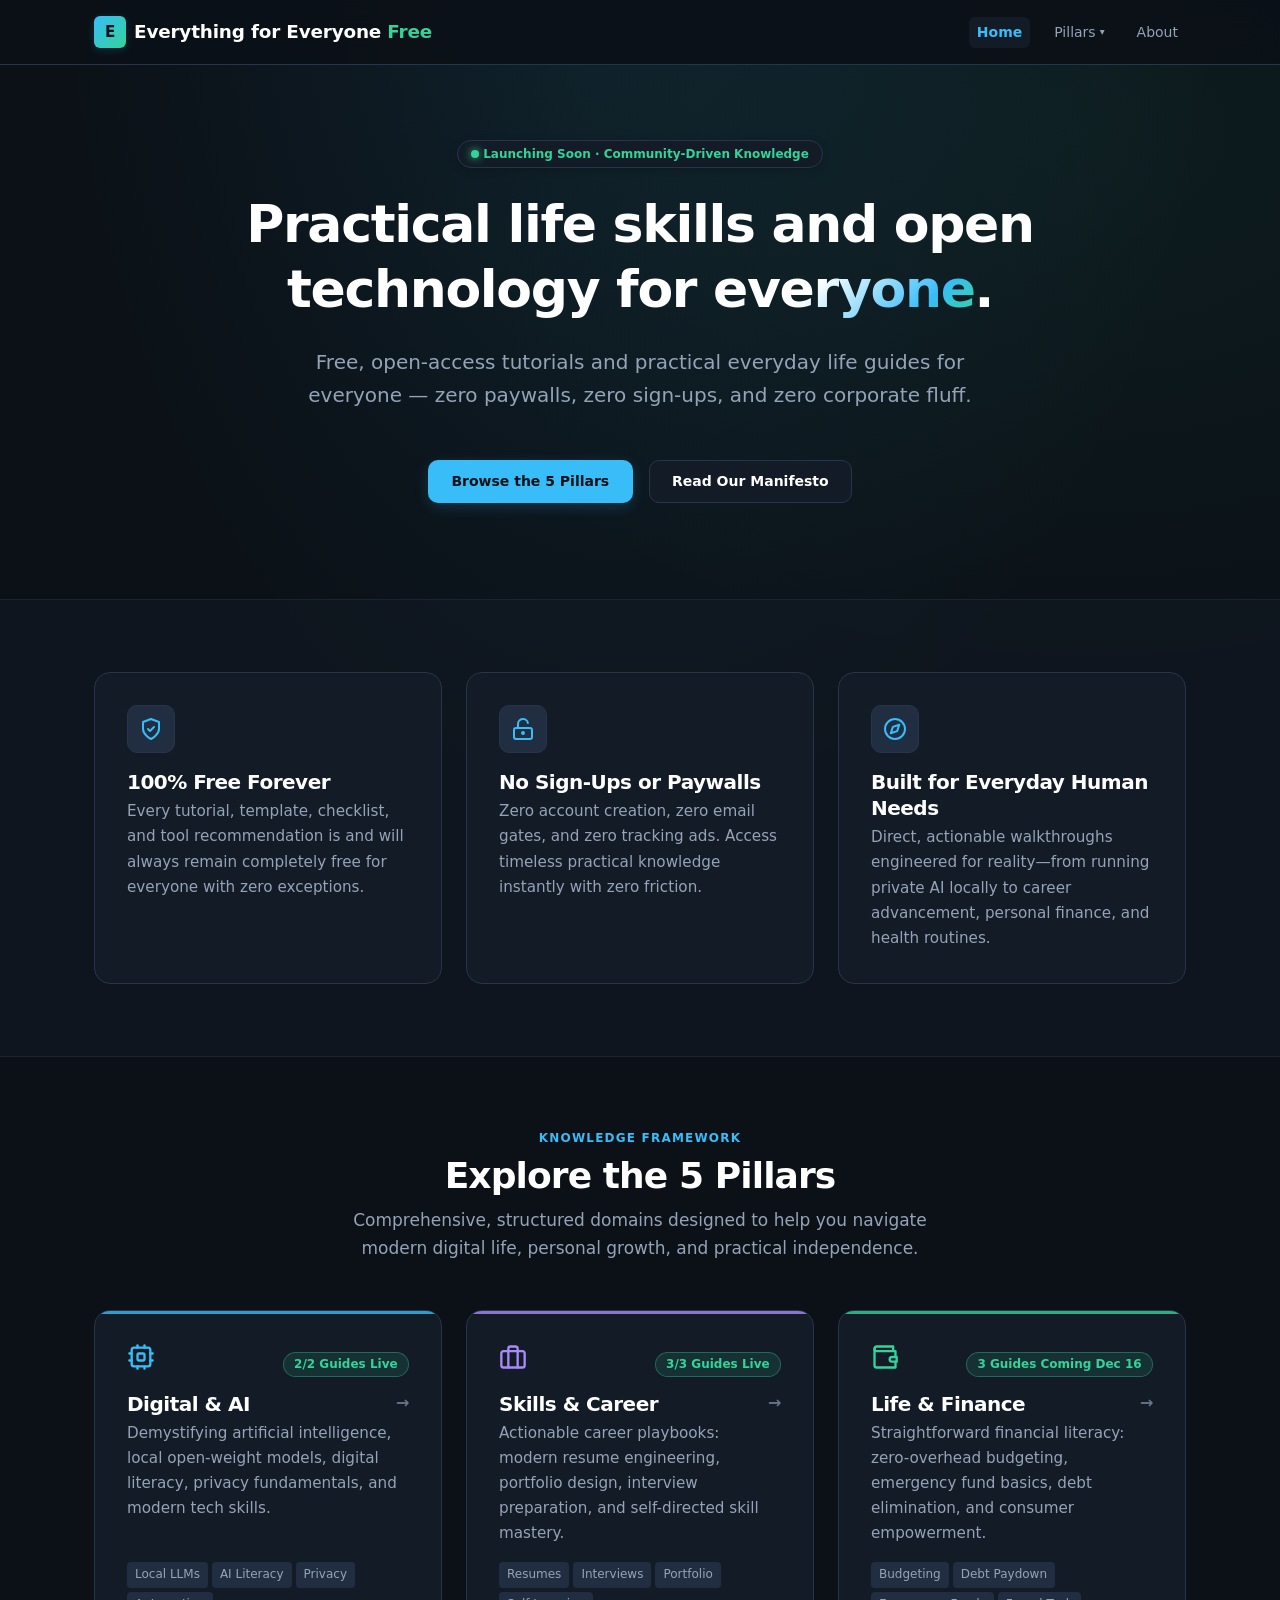
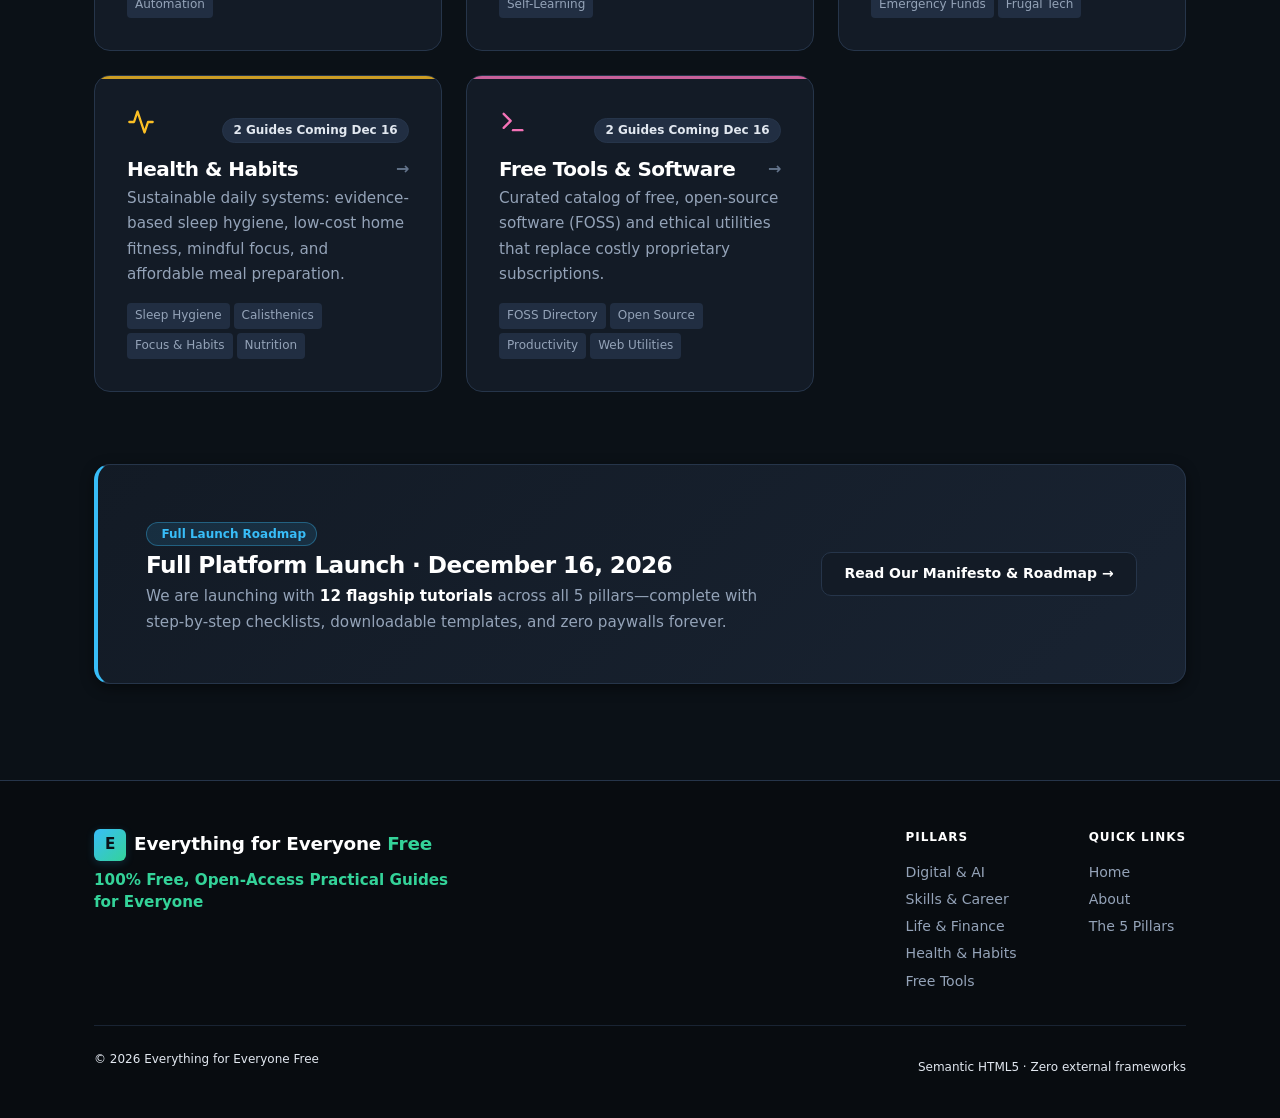
<file: index.html>
<!DOCTYPE html>
<html lang="en">
<head>
  <meta charset="UTF-8">
  <meta name="viewport" content="width=device-width, initial-scale=1.0">
  <meta name="description" content="Free, open-access tutorials and practical everyday life guides for everyone — zero paywalls, zero sign-ups.">
  <title>Everything for Everyone Free — Open-Access Guides for Life & Tech</title>
  <link rel="stylesheet" href="css/style.css">
</head>
<body>
  <a href="#main-content" class="skip-link">Skip to main content</a>

  <!-- Header & Navigation -->
  <header class="site-header">
    <div class="container header-inner">
      <a href="index.html" class="brand-logo" aria-label="Everything for Everyone Free Homepage">
        <span class="brand-icon">E</span>
        <span>Everything for Everyone <span class="brand-highlight">Free</span></span>
      </a>

      <button class="nav-toggle" aria-label="Toggle navigation menu" aria-expanded="false" aria-controls="primary-nav">
        <span class="hamburger-box" aria-hidden="true">
          <span class="hamburger-inner"></span>
        </span>
      </button>

      <nav id="primary-nav" class="site-nav" aria-label="Primary navigation">
        <ul>
          <li><a href="index.html" class="active" aria-current="page">Home</a></li>
          <li class="nav-dropdown">
            <a href="#pillars" class="nav-dropdown-trigger" aria-haspopup="true">Pillars <span class="dropdown-arrow" aria-hidden="true">▾</span></a>
            <div class="nav-dropdown-menu" role="menu">
              <a href="pillars/digital-ai.html" role="menuitem">Digital &amp; AI</a>
              <a href="pillars/skills-career.html" role="menuitem">Skills &amp; Career</a>
              <a href="pillars/life-finance.html" role="menuitem">Life &amp; Finance</a>
              <a href="pillars/health-habits.html" role="menuitem">Health &amp; Habits</a>
              <a href="pillars/free-tools.html" role="menuitem">Free Tools</a>
            </div>
          </li>
          <li><a href="about.html">About</a></li>
        </ul>
      </nav>
    </div>
  </header>

  <!-- Main Content -->
  <main id="main-content">
    <!-- Hero Section / Launch Hero -->
    <section class="hero-section">
      <div class="container">
        <div class="hero-badge badge badge-emerald">
          <span class="pulse-dot" aria-hidden="true"></span>
          <span>Launching Soon · Community-Driven Knowledge</span>
        </div>

        <h1 class="hero-title">
          Practical life skills and open technology for <span class="gradient-text">everyone</span>.
        </h1>

        <p class="hero-subtitle">
          Free, open-access tutorials and practical everyday life guides for everyone — zero paywalls, zero sign-ups, and zero corporate fluff.
        </p>

        <div class="hero-actions">
          <a href="#pillars" class="btn btn-primary">Browse the 5 Pillars</a>
          <a href="about.html" class="btn btn-secondary">Read Our Manifesto</a>
        </div>
      </div>
    </section>

    <!-- Mission Strip: 3-column highlight row -->
    <section class="mission-section" aria-label="Why this platform exists">
      <div class="container">
        <div class="grid-3 mission-grid">
          <article class="mission-card">
            <div class="mission-icon" aria-hidden="true">
              <svg xmlns="http://www.w3.org/2000/svg" viewBox="0 0 24 24" fill="none" stroke="currentColor" stroke-width="2" stroke-linecap="round" stroke-linejoin="round"><path d="M12 22s8-4 8-10V5l-8-3-8 3v7c0 6 8 10 8 10z"/><path d="m9 12 2 2 4-4"/></svg>
            </div>
            <h3>100% Free Forever</h3>
            <p>Every tutorial, template, checklist, and tool recommendation is and will always remain completely free for everyone with zero exceptions.</p>
          </article>

          <article class="mission-card">
            <div class="mission-icon" aria-hidden="true">
              <svg xmlns="http://www.w3.org/2000/svg" viewBox="0 0 24 24" fill="none" stroke="currentColor" stroke-width="2" stroke-linecap="round" stroke-linejoin="round"><rect width="18" height="11" x="3" y="11" rx="2" ry="2"/><path d="M7 11V7a5 5 0 0 1 9.9-1"/><circle cx="12" cy="16" r="1"/></svg>
            </div>
            <h3>No Sign-Ups or Paywalls</h3>
            <p>Zero account creation, zero email gates, and zero tracking ads. Access timeless practical knowledge instantly with zero friction.</p>
          </article>

          <article class="mission-card">
            <div class="mission-icon" aria-hidden="true">
              <svg xmlns="http://www.w3.org/2000/svg" viewBox="0 0 24 24" fill="none" stroke="currentColor" stroke-width="2" stroke-linecap="round" stroke-linejoin="round"><circle cx="12" cy="12" r="10"/><polygon points="16.24 7.76 14.12 14.12 7.76 16.24 9.88 9.88 16.24 7.76"/></svg>
            </div>
            <h3>Built for Everyday Human Needs</h3>
            <p>Direct, actionable walkthroughs engineered for reality—from running private AI locally to career advancement, personal finance, and health routines.</p>
          </article>
        </div>
      </div>
    </section>

    <!-- 5-Pillar Navigation Grid -->
    <section id="pillars" class="container" style="padding-block: var(--space-3xl);">
      <div class="section-header">
        <div class="section-tag">Knowledge Framework</div>
        <h2 class="section-title">Explore the 5 Pillars</h2>
        <p class="section-desc">Comprehensive, structured domains designed to help you navigate modern digital life, personal growth, and practical independence.</p>
      </div>

      <div class="grid-3 pillars-grid">
        <!-- Pillar 1: Digital & AI -->
        <a href="pillars/digital-ai.html" class="card pillar-card pillar-ai">
          <div class="card-top">
            <span class="card-icon" aria-hidden="true">
              <svg xmlns="http://www.w3.org/2000/svg" viewBox="0 0 24 24" fill="none" stroke="currentColor" stroke-width="2" stroke-linecap="round" stroke-linejoin="round"><rect width="16" height="16" x="4" y="4" rx="2"/><rect width="6" height="6" x="9" y="9" rx="1"/><path d="M15 2v2"/><path d="M15 20v2"/><path d="M2 15h2"/><path d="M2 9h2"/><path d="M20 15h2"/><path d="M20 9h2"/><path d="M9 2v2"/><path d="M9 20v2"/></svg>
            </span>
            <span class="badge badge-emerald">2/2 Guides Live</span>
          </div>
          <h3 class="card-title">
            Digital &amp; AI
            <span class="arrow" aria-hidden="true">→</span>
          </h3>
          <p class="card-desc">Demystifying artificial intelligence, local open-weight models, digital literacy, privacy fundamentals, and modern tech skills.</p>
          <div class="card-tags">
            <span class="tag">Local LLMs</span>
            <span class="tag">AI Literacy</span>
            <span class="tag">Privacy</span>
            <span class="tag">Automation</span>
          </div>
        </a>

        <!-- Pillar 2: Skills & Career -->
        <a href="pillars/skills-career.html" class="card pillar-card pillar-career">
          <div class="card-top">
            <span class="card-icon" aria-hidden="true">
              <svg xmlns="http://www.w3.org/2000/svg" viewBox="0 0 24 24" fill="none" stroke="currentColor" stroke-width="2" stroke-linecap="round" stroke-linejoin="round"><rect width="20" height="14" x="2" y="7" rx="2" ry="2"/><path d="M16 21V5a2 2 0 0 0-2-2h-4a2 2 0 0 0-2 2v16"/></svg>
            </span>
            <span class="badge badge-emerald">3/3 Guides Live</span>
          </div>
          <h3 class="card-title">
            Skills &amp; Career
            <span class="arrow" aria-hidden="true">→</span>
          </h3>
          <p class="card-desc">Actionable career playbooks: modern resume engineering, portfolio design, interview preparation, and self-directed skill mastery.</p>
          <div class="card-tags">
            <span class="tag">Resumes</span>
            <span class="tag">Interviews</span>
            <span class="tag">Portfolio</span>
            <span class="tag">Self-Learning</span>
          </div>
        </a>

        <!-- Pillar 3: Life & Finance -->
        <a href="pillars/life-finance.html" class="card pillar-card pillar-finance">
          <div class="card-top">
            <span class="card-icon" aria-hidden="true">
              <svg xmlns="http://www.w3.org/2000/svg" viewBox="0 0 24 24" fill="none" stroke="currentColor" stroke-width="2" stroke-linecap="round" stroke-linejoin="round"><path d="M21 12V7H5a2 2 0 0 1 0-4h14v4"/><path d="M3 5v14a2 2 0 0 0 2 2h16v-5"/><path d="M18 12a2 2 0 0 0 0 4h4v-4Z"/></svg>
            </span>
            <span class="badge badge-emerald">3 Guides Coming Dec 16</span>
          </div>
          <h3 class="card-title">
            Life &amp; Finance
            <span class="arrow" aria-hidden="true">→</span>
          </h3>
          <p class="card-desc">Straightforward financial literacy: zero-overhead budgeting, emergency fund basics, debt elimination, and consumer empowerment.</p>
          <div class="card-tags">
            <span class="tag">Budgeting</span>
            <span class="tag">Debt Paydown</span>
            <span class="tag">Emergency Funds</span>
            <span class="tag">Frugal Tech</span>
          </div>
        </a>

        <!-- Pillar 4: Health & Habits -->
        <a href="pillars/health-habits.html" class="card pillar-card pillar-health">
          <div class="card-top">
            <span class="card-icon" aria-hidden="true">
              <svg xmlns="http://www.w3.org/2000/svg" viewBox="0 0 24 24" fill="none" stroke="currentColor" stroke-width="2" stroke-linecap="round" stroke-linejoin="round"><path d="M22 12h-4l-3 9L9 3l-3 9H2"/></svg>
            </span>
            <span class="badge">2 Guides Coming Dec 16</span>
          </div>
          <h3 class="card-title">
            Health &amp; Habits
            <span class="arrow" aria-hidden="true">→</span>
          </h3>
          <p class="card-desc">Sustainable daily systems: evidence-based sleep hygiene, low-cost home fitness, mindful focus, and affordable meal preparation.</p>
          <div class="card-tags">
            <span class="tag">Sleep Hygiene</span>
            <span class="tag">Calisthenics</span>
            <span class="tag">Focus &amp; Habits</span>
            <span class="tag">Nutrition</span>
          </div>
        </a>

        <!-- Pillar 5: Free Tools -->
        <a href="pillars/free-tools.html" class="card pillar-card pillar-tools">
          <div class="card-top">
            <span class="card-icon" aria-hidden="true">
              <svg xmlns="http://www.w3.org/2000/svg" viewBox="0 0 24 24" fill="none" stroke="currentColor" stroke-width="2" stroke-linecap="round" stroke-linejoin="round"><polyline points="4 17 10 11 4 5"/><line x1="12" x2="20" y1="19" y2="19"/></svg>
            </span>
            <span class="badge">2 Guides Coming Dec 16</span>
          </div>
          <h3 class="card-title">
            Free Tools &amp; Software
            <span class="arrow" aria-hidden="true">→</span>
          </h3>
          <p class="card-desc">Curated catalog of free, open-source software (FOSS) and ethical utilities that replace costly proprietary subscriptions.</p>
          <div class="card-tags">
            <span class="tag">FOSS Directory</span>
            <span class="tag">Open Source</span>
            <span class="tag">Productivity</span>
            <span class="tag">Web Utilities</span>
          </div>
        </a>
      </div>
    </section>

    <!-- Launch Roadmap Banner -->
    <section id="roadmap" class="container" style="padding-bottom: var(--space-4xl);">
      <aside class="roadmap-banner" aria-label="Platform Launch Announcement">
        <div class="roadmap-body">
          <div class="roadmap-badge-wrap">
            <span class="badge badge-cyan">
              <span class="pulse-dot" aria-hidden="true"></span>
              Full Launch Roadmap
            </span>
          </div>
          <h3 class="roadmap-title">Full Platform Launch · December 16, 2026</h3>
          <p class="roadmap-desc">
            We are launching with <strong>12 flagship tutorials</strong> across all 5 pillars—complete with step-by-step checklists, downloadable templates, and zero paywalls forever.
          </p>
        </div>
        <div class="roadmap-action">
          <a href="about.html" class="btn btn-secondary">
            Read Our Manifesto &amp; Roadmap →
          </a>
        </div>
      </aside>
    </section>
  </main>

  <!-- Site Footer -->
  <footer class="site-footer">
    <div class="container footer-inner">
      <div class="footer-top">
        <div class="footer-brand">
          <a href="index.html" class="brand-logo" aria-label="Everything for Everyone Free Homepage">
            <span class="brand-icon">E</span>
            <span>Everything for Everyone <span class="brand-highlight">Free</span></span>
          </a>
          <p class="footer-tagline">
            100% Free, Open-Access Practical Guides for Everyone
          </p>
        </div>

        <div class="footer-links-group">
          <div class="footer-col">
            <h4>Pillars</h4>
            <ul>
              <li><a href="pillars/digital-ai.html">Digital &amp; AI</a></li>
              <li><a href="pillars/skills-career.html">Skills &amp; Career</a></li>
              <li><a href="pillars/life-finance.html">Life &amp; Finance</a></li>
              <li><a href="pillars/health-habits.html">Health &amp; Habits</a></li>
              <li><a href="pillars/free-tools.html">Free Tools</a></li>
            </ul>
          </div>

          <div class="footer-col">
            <h4>Quick Links</h4>
            <ul>
              <li><a href="index.html">Home</a></li>
              <li><a href="about.html">About</a></li>
              <li><a href="index.html#pillars">The 5 Pillars</a></li>
            </ul>
          </div>
        </div>
      </div>

      <div class="footer-bottom">
        <p>© 2026 Everything for Everyone Free</p>
        <p>Semantic HTML5 · Zero external frameworks</p>
      </div>
    </div>
  </footer>

  <script src="js/main.js"></script>
</body>
</html>
</file>
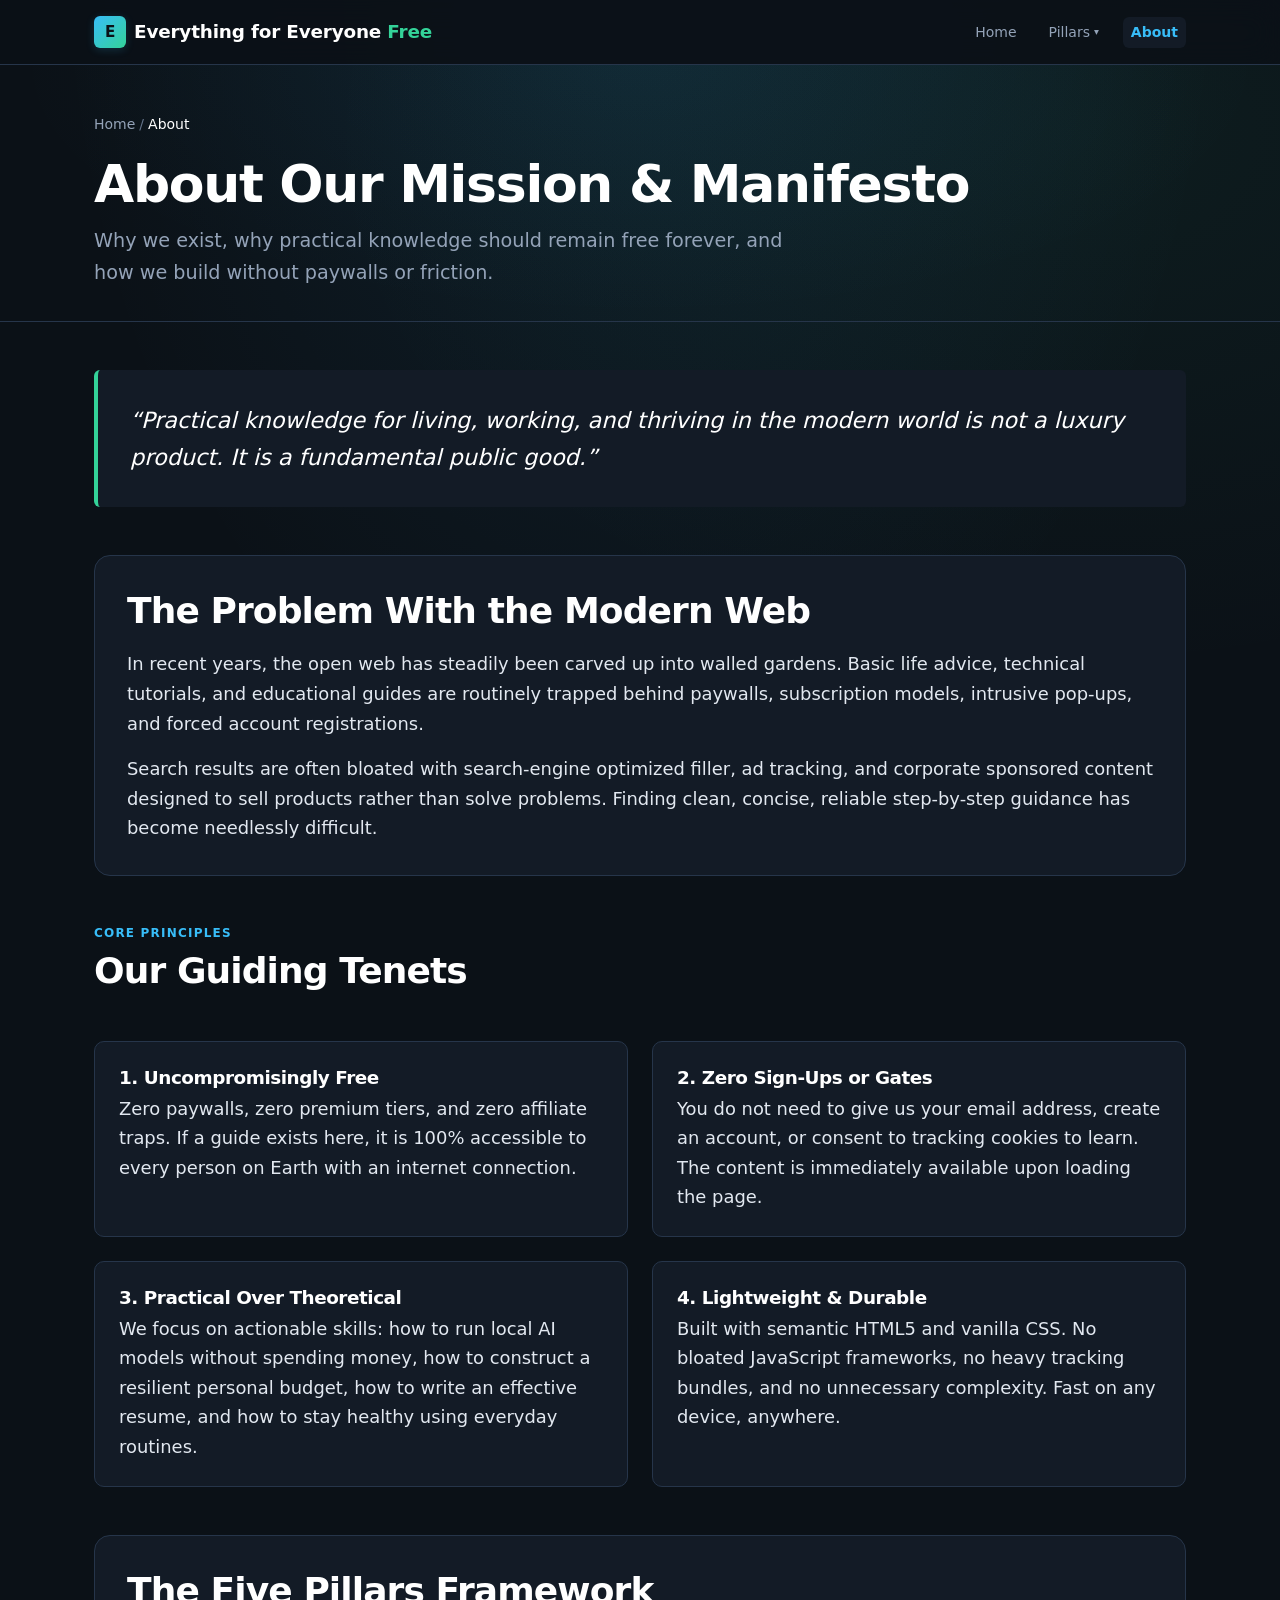
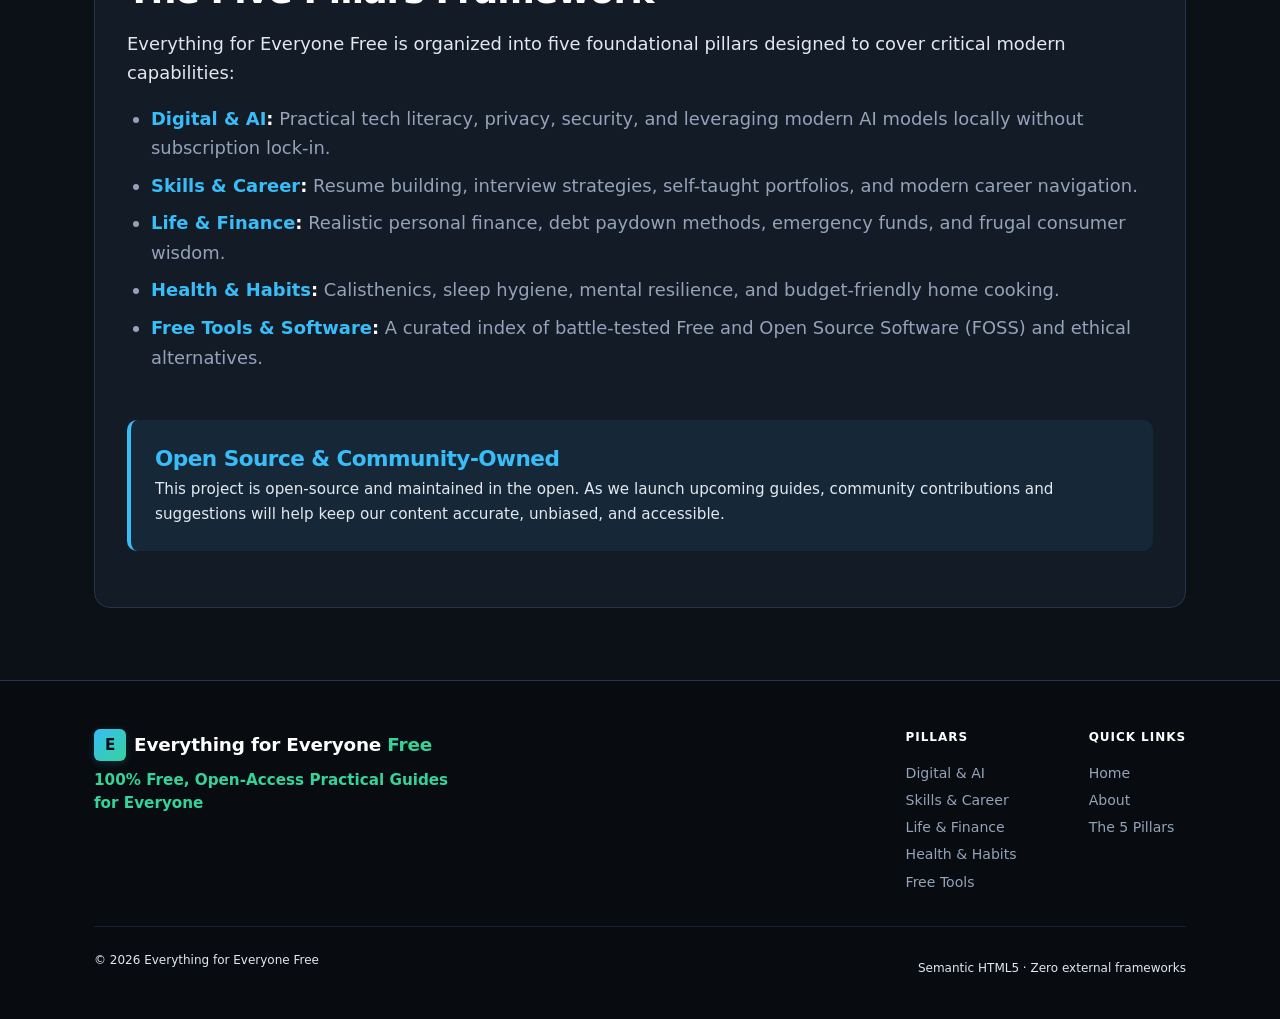
<file: about.html>
<!DOCTYPE html>
<html lang="en">
<head>
  <meta charset="UTF-8">
  <meta name="viewport" content="width=device-width, initial-scale=1.0">
  <meta name="description" content="Learn about the mission, manifesto, and community principles behind Everything for Everyone Free.">
  <title>About &amp; Manifesto — Everything for Everyone Free</title>
  <link rel="stylesheet" href="css/style.css">
</head>
<body>
  <a href="#main-content" class="skip-link">Skip to main content</a>

  <!-- Header & Navigation -->
  <header class="site-header">
    <div class="container header-inner">
      <a href="index.html" class="brand-logo" aria-label="Everything for Everyone Free Homepage">
        <span class="brand-icon">E</span>
        <span>Everything for Everyone <span class="brand-highlight">Free</span></span>
      </a>

      <button class="nav-toggle" aria-label="Toggle navigation menu" aria-expanded="false" aria-controls="primary-nav">
        <span class="hamburger-box" aria-hidden="true">
          <span class="hamburger-inner"></span>
        </span>
      </button>

      <nav id="primary-nav" class="site-nav" aria-label="Primary navigation">
        <ul>
          <li><a href="index.html">Home</a></li>
          <li class="nav-dropdown">
            <a href="index.html#pillars" class="nav-dropdown-trigger" aria-haspopup="true">Pillars <span class="dropdown-arrow" aria-hidden="true">▾</span></a>
            <div class="nav-dropdown-menu" role="menu">
              <a href="pillars/digital-ai.html" role="menuitem">Digital &amp; AI</a>
              <a href="pillars/skills-career.html" role="menuitem">Skills &amp; Career</a>
              <a href="pillars/life-finance.html" role="menuitem">Life &amp; Finance</a>
              <a href="pillars/health-habits.html" role="menuitem">Health &amp; Habits</a>
              <a href="pillars/free-tools.html" role="menuitem">Free Tools</a>
            </div>
          </li>
          <li><a href="about.html" class="active" aria-current="page">About</a></li>
        </ul>
      </nav>
    </div>
  </header>

  <!-- Main Content -->
  <main id="main-content">
    <header class="page-header">
      <div class="container">
        <nav aria-label="Breadcrumb">
          <ul class="breadcrumbs">
            <li><a href="index.html">Home</a></li>
            <li aria-current="page">About</li>
          </ul>
        </nav>
        <h1 class="page-title">About Our Mission &amp; Manifesto</h1>
        <p class="page-intro">
          Why we exist, why practical knowledge should remain free forever, and how we build without paywalls or friction.
        </p>
      </div>
    </header>

    <div class="container" style="padding-bottom: var(--space-3xl);">
      <section class="about-hero">
        <blockquote class="manifesto-quote">
          “Practical knowledge for living, working, and thriving in the modern world is not a luxury product. It is a fundamental public good.”
        </blockquote>
      </section>

      <section class="card topic-block" style="margin-bottom: var(--space-2xl);">
        <h2 style="margin-bottom: var(--space-md);">The Problem With the Modern Web</h2>
        <p>
          In recent years, the open web has steadily been carved up into walled gardens. Basic life advice, technical tutorials, and educational guides are routinely trapped behind paywalls, subscription models, intrusive pop-ups, and forced account registrations.
        </p>
        <p>
          Search results are often bloated with search-engine optimized filler, ad tracking, and corporate sponsored content designed to sell products rather than solve problems. Finding clean, concise, reliable step-by-step guidance has become needlessly difficult.
        </p>
      </section>

      <section style="margin-bottom: var(--space-2xl);">
        <div class="section-header" style="text-align: left;">
          <div class="section-tag">Core Principles</div>
          <h2 class="section-title">Our Guiding Tenets</h2>
        </div>

        <div class="grid-2 principles-grid">
          <article class="card principle-box">
            <h3>1. Uncompromisingly Free</h3>
            <p>
              Zero paywalls, zero premium tiers, and zero affiliate traps. If a guide exists here, it is 100% accessible to every person on Earth with an internet connection.
            </p>
          </article>

          <article class="card principle-box">
            <h3>2. Zero Sign-Ups or Gates</h3>
            <p>
              You do not need to give us your email address, create an account, or consent to tracking cookies to learn. The content is immediately available upon loading the page.
            </p>
          </article>

          <article class="card principle-box">
            <h3>3. Practical Over Theoretical</h3>
            <p>
              We focus on actionable skills: how to run local AI models without spending money, how to construct a resilient personal budget, how to write an effective resume, and how to stay healthy using everyday routines.
            </p>
          </article>

          <article class="card principle-box">
            <h3>4. Lightweight &amp; Durable</h3>
            <p>
              Built with semantic HTML5 and vanilla CSS. No bloated JavaScript frameworks, no heavy tracking bundles, and no unnecessary complexity. Fast on any device, anywhere.
            </p>
          </article>
        </div>
      </section>

      <section class="card topic-block">
        <h2 style="margin-bottom: var(--space-md);">The Five Pillars Framework</h2>
        <p>
          Everything for Everyone Free is organized into five foundational pillars designed to cover critical modern capabilities:
        </p>
        <ul style="padding-left: var(--space-lg); color: var(--color-text-muted); display: flex; flex-direction: column; gap: var(--space-sm); margin-bottom: var(--space-lg);">
          <li><strong><a href="pillars/digital-ai.html">Digital &amp; AI</a>:</strong> Practical tech literacy, privacy, security, and leveraging modern AI models locally without subscription lock-in.</li>
          <li><strong><a href="pillars/skills-career.html">Skills &amp; Career</a>:</strong> Resume building, interview strategies, self-taught portfolios, and modern career navigation.</li>
          <li><strong><a href="pillars/life-finance.html">Life &amp; Finance</a>:</strong> Realistic personal finance, debt paydown methods, emergency funds, and frugal consumer wisdom.</li>
          <li><strong><a href="pillars/health-habits.html">Health &amp; Habits</a>:</strong> Calisthenics, sleep hygiene, mental resilience, and budget-friendly home cooking.</li>
          <li><strong><a href="pillars/free-tools.html">Free Tools &amp; Software</a>:</strong> A curated index of battle-tested Free and Open Source Software (FOSS) and ethical alternatives.</li>
        </ul>
        <div class="callout">
          <h4>Open Source &amp; Community-Owned</h4>
          <p>
            This project is open-source and maintained in the open. As we launch upcoming guides, community contributions and suggestions will help keep our content accurate, unbiased, and accessible.
          </p>
        </div>
      </section>
    </div>
  </main>

  <!-- Site Footer -->
  <footer class="site-footer">
    <div class="container footer-inner">
      <div class="footer-top">
        <div class="footer-brand">
          <a href="index.html" class="brand-logo" aria-label="Everything for Everyone Free Homepage">
            <span class="brand-icon">E</span>
            <span>Everything for Everyone <span class="brand-highlight">Free</span></span>
          </a>
          <p class="footer-tagline">
            100% Free, Open-Access Practical Guides for Everyone
          </p>
        </div>

        <div class="footer-links-group">
          <div class="footer-col">
            <h4>Pillars</h4>
            <ul>
              <li><a href="pillars/digital-ai.html">Digital &amp; AI</a></li>
              <li><a href="pillars/skills-career.html">Skills &amp; Career</a></li>
              <li><a href="pillars/life-finance.html">Life &amp; Finance</a></li>
              <li><a href="pillars/health-habits.html">Health &amp; Habits</a></li>
              <li><a href="pillars/free-tools.html">Free Tools</a></li>
            </ul>
          </div>

          <div class="footer-col">
            <h4>Quick Links</h4>
            <ul>
              <li><a href="index.html">Home</a></li>
              <li><a href="about.html">About</a></li>
              <li><a href="index.html#pillars">The 5 Pillars</a></li>
            </ul>
          </div>
        </div>
      </div>

      <div class="footer-bottom">
        <p>© 2026 Everything for Everyone Free</p>
        <p>Semantic HTML5 · Zero external frameworks</p>
      </div>
    </div>
  </footer>

  <script src="js/main.js"></script>
</body>
</html>
</file>
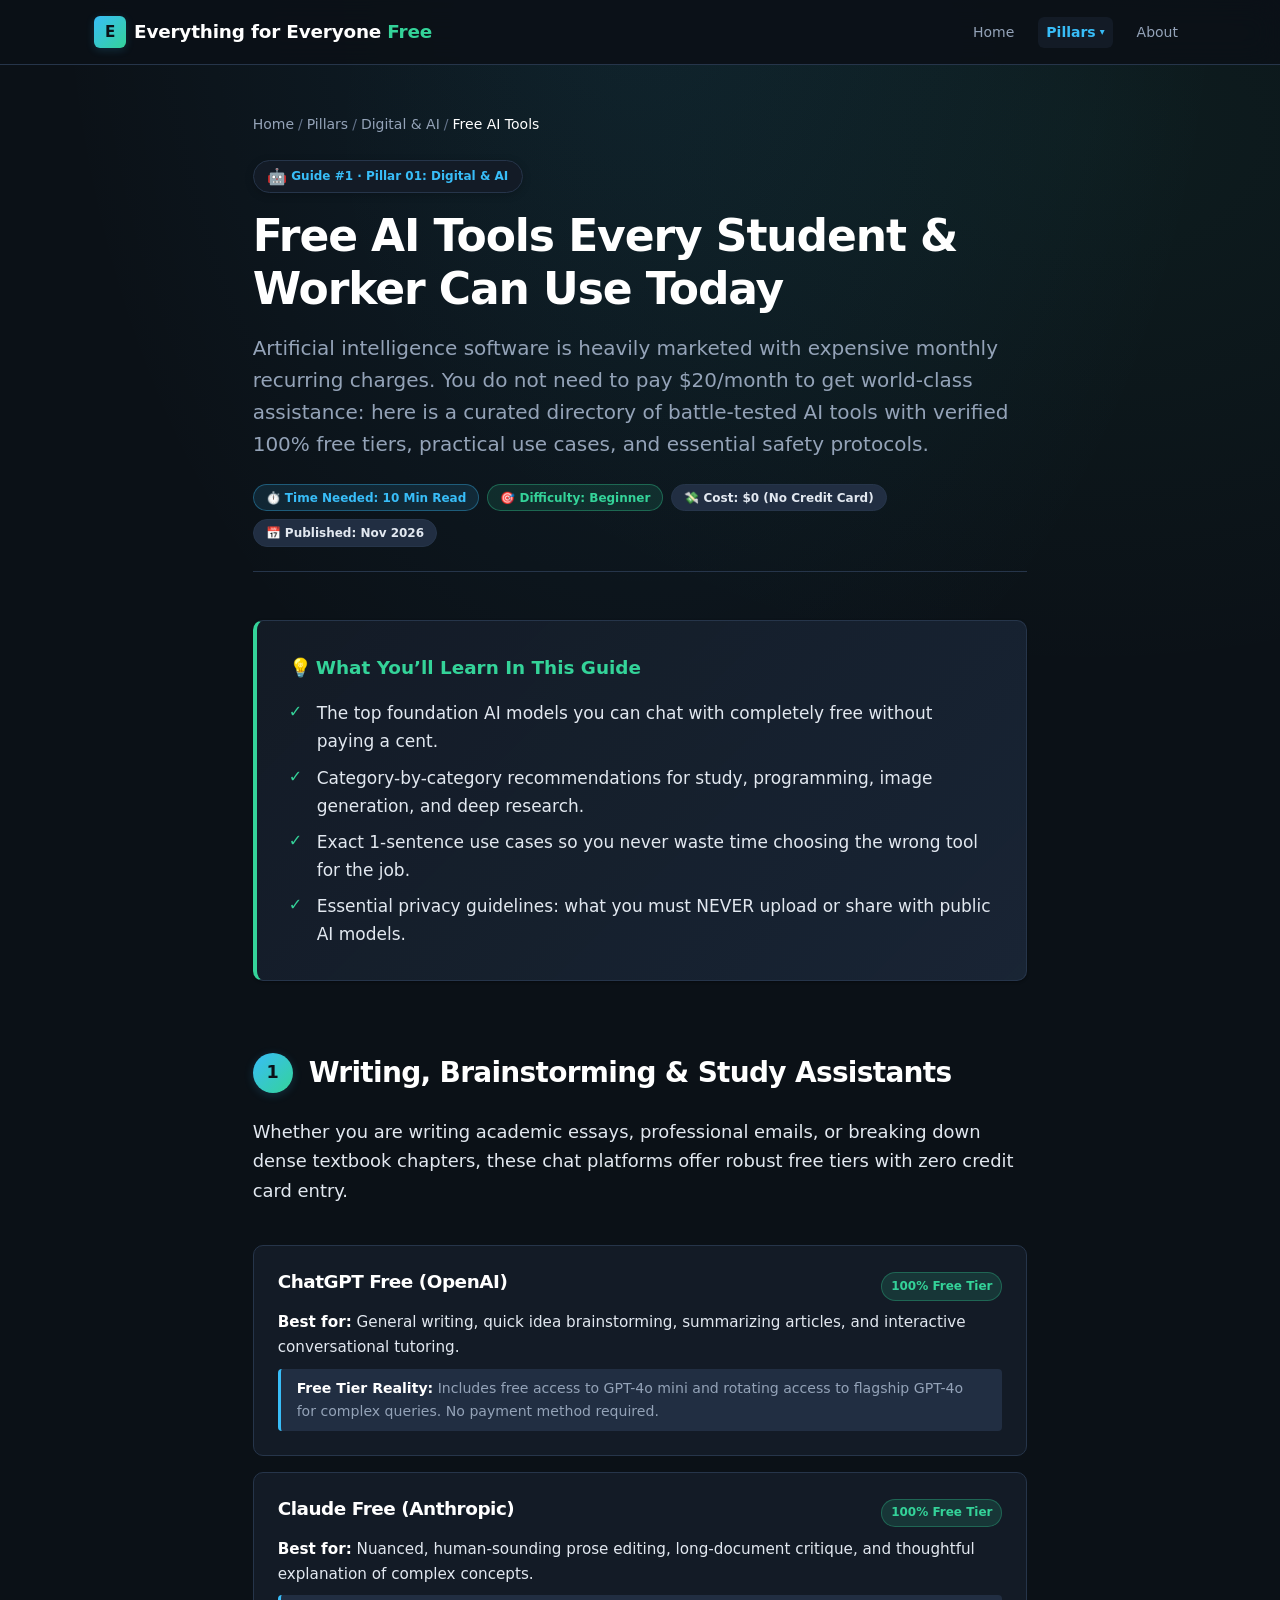
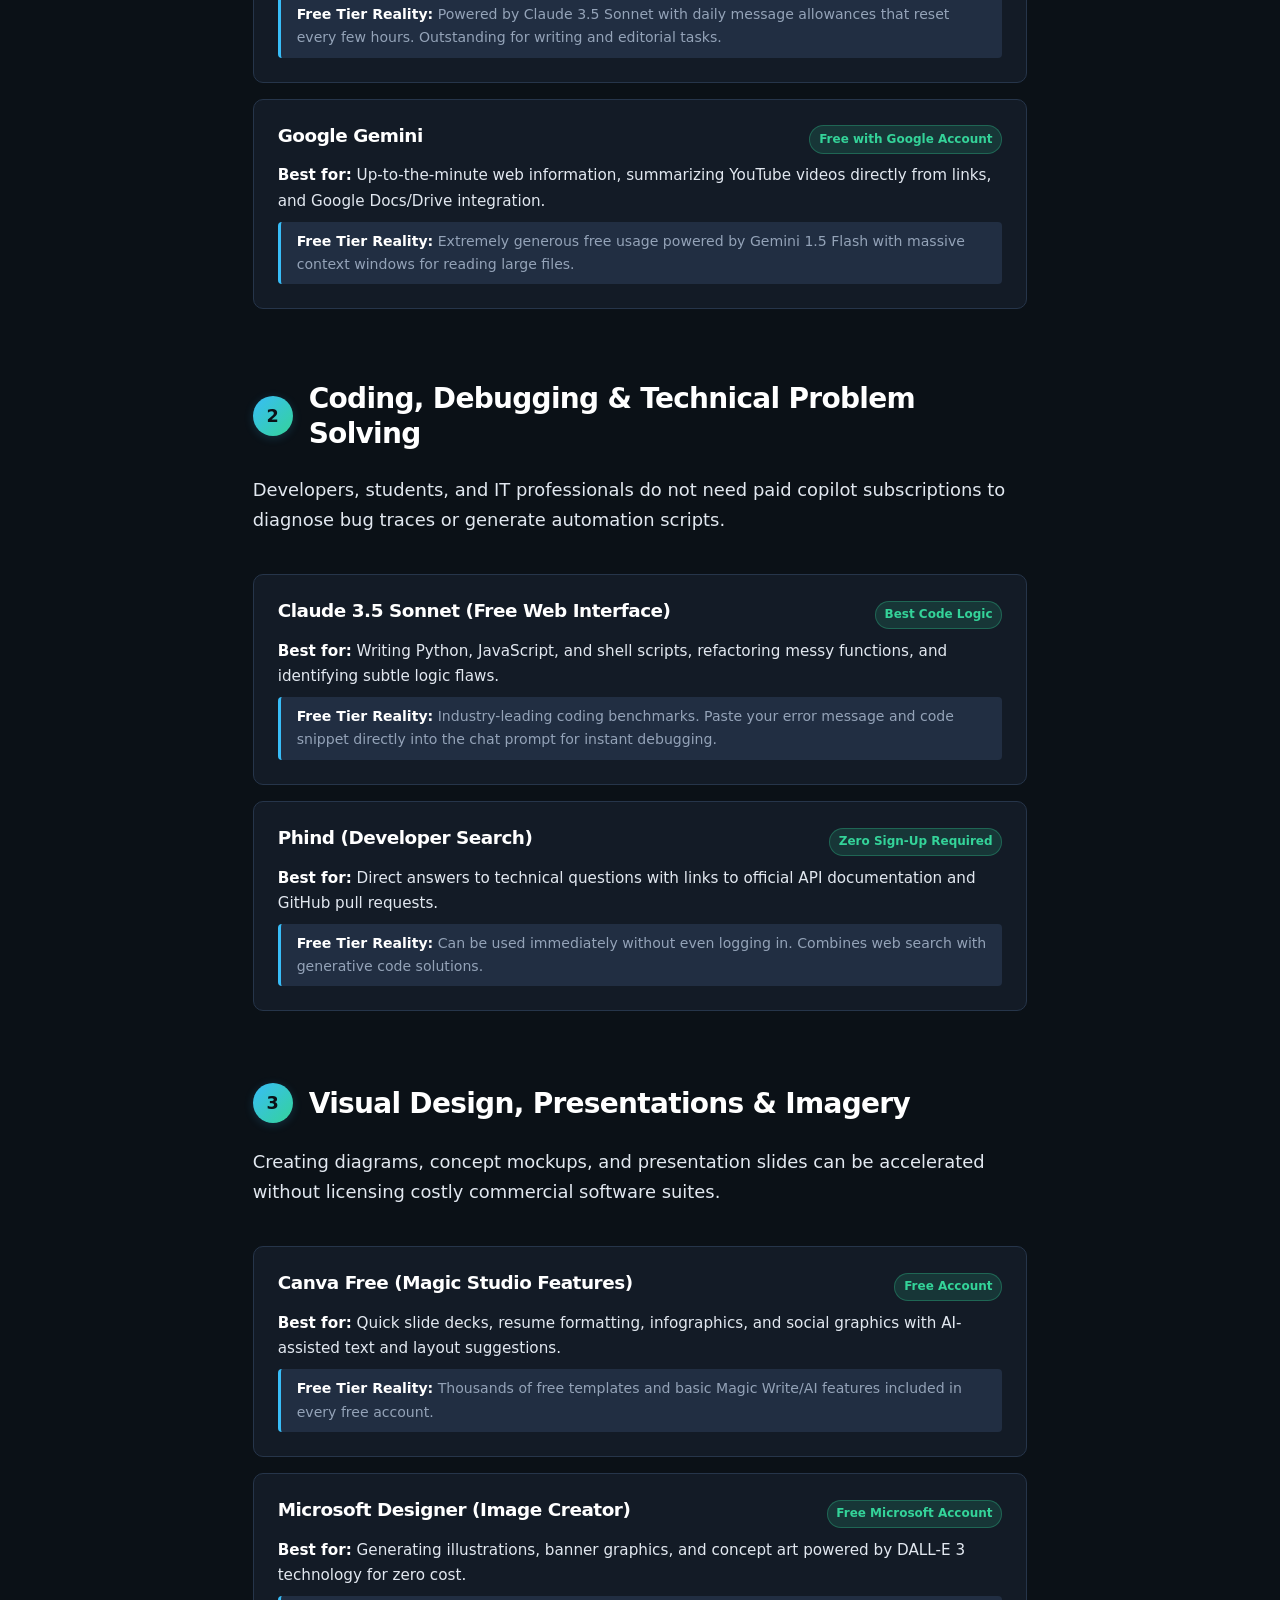
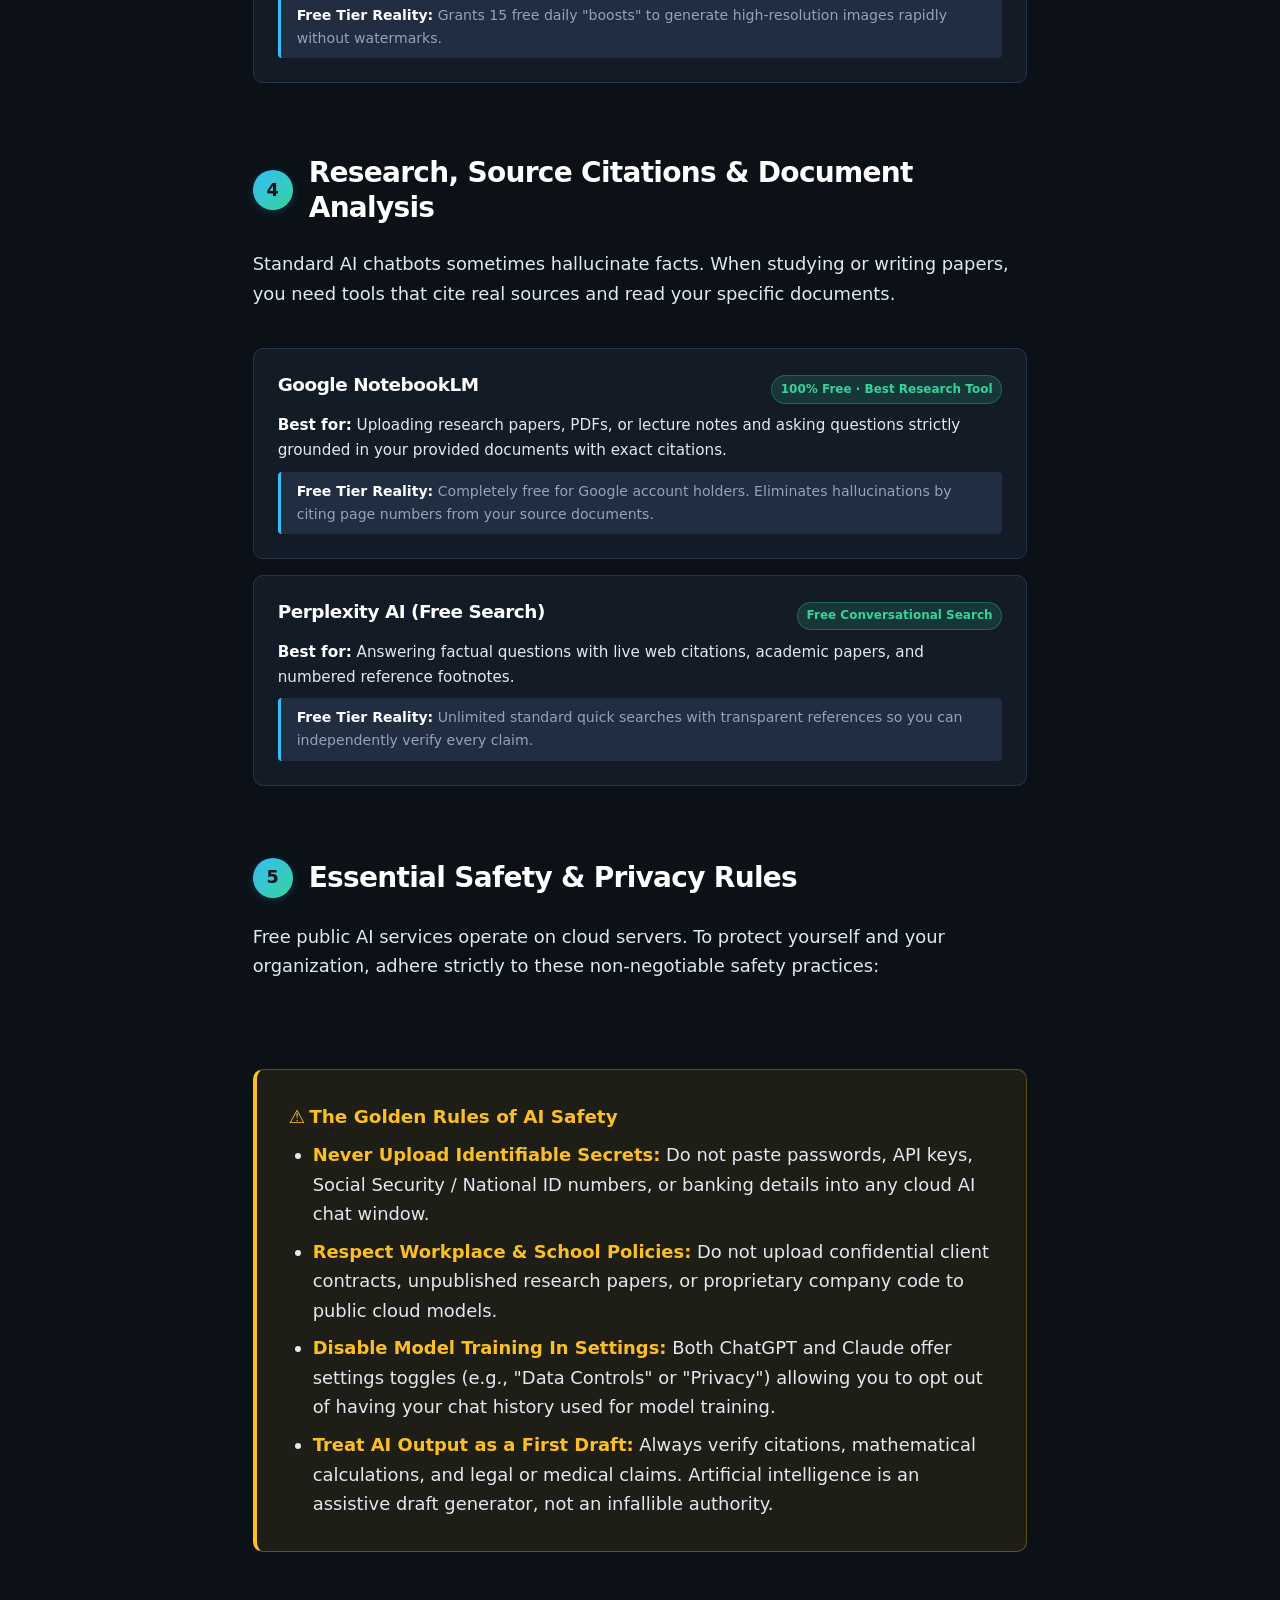
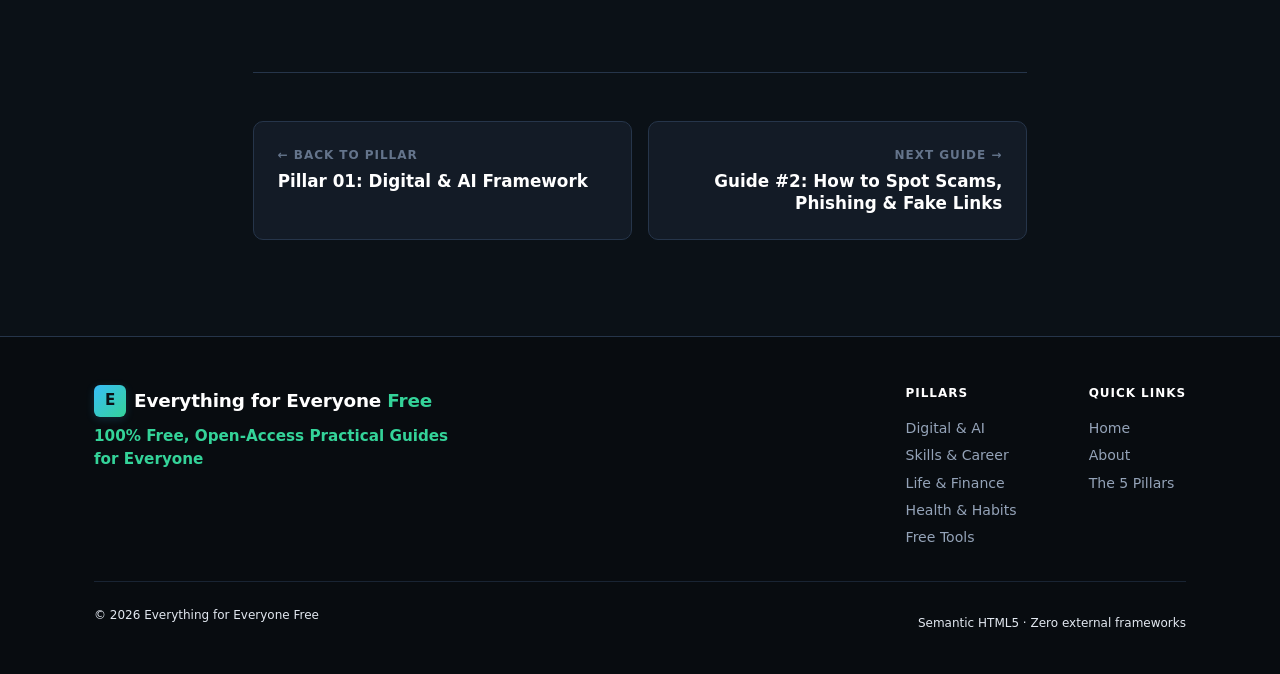
<file: guides/free-ai-tools.html>
<!DOCTYPE html>
<html lang="en">
<head>
  <meta charset="UTF-8">
  <meta name="viewport" content="width=device-width, initial-scale=1.0">
  <meta name="description" content="A practical guide to verified 100% free AI tools for writing, coding, design, and research without paying for subscriptions or sharing sensitive data.">
  <title>Free AI Tools Every Student &amp; Worker Can Use Today — Everything for Everyone Free</title>
  <link rel="stylesheet" href="../css/style.css">
</head>
<body class="pillar-ai">
  <a href="#main-content" class="skip-link">Skip to main content</a>

  <!-- Header & Navigation -->
  <header class="site-header">
    <div class="container header-inner">
      <a href="../index.html" class="brand-logo" aria-label="Everything for Everyone Free Homepage">
        <span class="brand-icon">E</span>
        <span>Everything for Everyone <span class="brand-highlight">Free</span></span>
      </a>

      <button class="nav-toggle" aria-label="Toggle navigation menu" aria-expanded="false" aria-controls="primary-nav">
        <span class="hamburger-box" aria-hidden="true">
          <span class="hamburger-inner"></span>
        </span>
      </button>

      <nav id="primary-nav" class="site-nav" aria-label="Primary navigation">
        <ul>
          <li><a href="../index.html">Home</a></li>
          <li class="nav-dropdown">
            <a href="../index.html#pillars" class="nav-dropdown-trigger active" aria-haspopup="true">Pillars <span class="dropdown-arrow" aria-hidden="true">▾</span></a>
            <div class="nav-dropdown-menu" role="menu">
              <a href="../pillars/digital-ai.html" class="active" role="menuitem">Digital &amp; AI</a>
              <a href="../pillars/skills-career.html" role="menuitem">Skills &amp; Career</a>
              <a href="../pillars/life-finance.html" role="menuitem">Life &amp; Finance</a>
              <a href="../pillars/health-habits.html" role="menuitem">Health &amp; Habits</a>
              <a href="../pillars/free-tools.html" role="menuitem">Free Tools</a>
            </div>
          </li>
          <li><a href="../about.html">About</a></li>
        </ul>
      </nav>
    </div>
  </header>

  <!-- Main Content -->
  <main id="main-content">
    <div class="container">
      <article class="article-wrapper">
        <!-- Breadcrumbs Navigation -->
        <nav aria-label="Breadcrumb" style="margin-bottom: var(--space-lg);">
          <ul class="breadcrumbs">
            <li><a href="../index.html">Home</a></li>
            <li><a href="../index.html#pillars">Pillars</a></li>
            <li><a href="../pillars/digital-ai.html">Digital &amp; AI</a></li>
            <li aria-current="page">Free AI Tools</li>
          </ul>
        </nav>

        <!-- Article Header -->
        <header class="article-header">
          <div class="hero-badge badge badge-cyan" style="color: var(--pillar-ai); margin-bottom: var(--space-md);">
            <span class="card-icon" style="margin-bottom: 0; font-size: 1rem;">🤖</span>
            <span>Guide #1 · Pillar 01: Digital &amp; AI</span>
          </div>

          <h1 class="article-title">Free AI Tools Every Student &amp; Worker Can Use Today</h1>

          <p class="article-lead">
            Artificial intelligence software is heavily marketed with expensive monthly recurring charges. You do not need to pay $20/month to get world-class assistance: here is a curated directory of battle-tested AI tools with verified 100% free tiers, practical use cases, and essential safety protocols.
          </p>

          <div class="article-meta">
            <span class="badge badge-cyan">⏱️ Time Needed: 10 Min Read</span>
            <span class="badge badge-emerald">🎯 Difficulty: Beginner</span>
            <span class="badge">💸 Cost: $0 (No Credit Card)</span>
            <span class="badge">📅 Published: Nov 2026</span>
          </div>
        </header>

        <!-- What You'll Learn Summary Box -->
        <aside class="learn-box" aria-label="What You'll Learn">
          <div class="learn-box-title">
            <span aria-hidden="true">💡</span>
            <span>What You’ll Learn In This Guide</span>
          </div>
          <ul class="learn-box-list">
            <li>The top foundation AI models you can chat with completely free without paying a cent.</li>
            <li>Category-by-category recommendations for study, programming, image generation, and deep research.</li>
            <li>Exact 1-sentence use cases so you never waste time choosing the wrong tool for the job.</li>
            <li>Essential privacy guidelines: what you must NEVER upload or share with public AI models.</li>
          </ul>
        </aside>

        <!-- Step 1: Writing & Study -->
        <section class="step-section" id="writing-study">
          <div class="step-header">
            <span class="step-number" aria-hidden="true">1</span>
            <h2 class="step-title">Writing, Brainstorming &amp; Study Assistants</h2>
          </div>

          <div class="step-content">
            <p>
              Whether you are writing academic essays, professional emails, or breaking down dense textbook chapters, these chat platforms offer robust free tiers with zero credit card entry.
            </p>

            <div class="tool-grid">
              <!-- ChatGPT Free -->
              <div class="tool-card">
                <div class="tool-card-top">
                  <h3 class="tool-name">ChatGPT Free (OpenAI)</h3>
                  <span class="tool-badge">100% Free Tier</span>
                </div>
                <p class="tool-use-case">
                  <strong>Best for:</strong> General writing, quick idea brainstorming, summarizing articles, and interactive conversational tutoring.
                </p>
                <div class="tool-pro-tip">
                  <strong>Free Tier Reality:</strong> Includes free access to GPT-4o mini and rotating access to flagship GPT-4o for complex queries. No payment method required.
                </div>
              </div>

              <!-- Claude Free -->
              <div class="tool-card">
                <div class="tool-card-top">
                  <h3 class="tool-name">Claude Free (Anthropic)</h3>
                  <span class="tool-badge">100% Free Tier</span>
                </div>
                <p class="tool-use-case">
                  <strong>Best for:</strong> Nuanced, human-sounding prose editing, long-document critique, and thoughtful explanation of complex concepts.
                </p>
                <div class="tool-pro-tip">
                  <strong>Free Tier Reality:</strong> Powered by Claude 3.5 Sonnet with daily message allowances that reset every few hours. Outstanding for writing and editorial tasks.
                </div>
              </div>

              <!-- Gemini Free -->
              <div class="tool-card">
                <div class="tool-card-top">
                  <h3 class="tool-name">Google Gemini</h3>
                  <span class="tool-badge">Free with Google Account</span>
                </div>
                <p class="tool-use-case">
                  <strong>Best for:</strong> Up-to-the-minute web information, summarizing YouTube videos directly from links, and Google Docs/Drive integration.
                </p>
                <div class="tool-pro-tip">
                  <strong>Free Tier Reality:</strong> Extremely generous free usage powered by Gemini 1.5 Flash with massive context windows for reading large files.
                </div>
              </div>
            </div>
          </div>
        </section>

        <!-- Step 2: Coding & Tech -->
        <section class="step-section" id="coding-tech">
          <div class="step-header">
            <span class="step-number" aria-hidden="true">2</span>
            <h2 class="step-title">Coding, Debugging &amp; Technical Problem Solving</h2>
          </div>

          <div class="step-content">
            <p>
              Developers, students, and IT professionals do not need paid copilot subscriptions to diagnose bug traces or generate automation scripts.
            </p>

            <div class="tool-grid">
              <!-- Claude for Code -->
              <div class="tool-card">
                <div class="tool-card-top">
                  <h3 class="tool-name">Claude 3.5 Sonnet (Free Web Interface)</h3>
                  <span class="tool-badge">Best Code Logic</span>
                </div>
                <p class="tool-use-case">
                  <strong>Best for:</strong> Writing Python, JavaScript, and shell scripts, refactoring messy functions, and identifying subtle logic flaws.
                </p>
                <div class="tool-pro-tip">
                  <strong>Free Tier Reality:</strong> Industry-leading coding benchmarks. Paste your error message and code snippet directly into the chat prompt for instant debugging.
                </div>
              </div>

              <!-- Phind / Perplexity -->
              <div class="tool-card">
                <div class="tool-card-top">
                  <h3 class="tool-name">Phind (Developer Search)</h3>
                  <span class="tool-badge">Zero Sign-Up Required</span>
                </div>
                <p class="tool-use-case">
                  <strong>Best for:</strong> Direct answers to technical questions with links to official API documentation and GitHub pull requests.
                </p>
                <div class="tool-pro-tip">
                  <strong>Free Tier Reality:</strong> Can be used immediately without even logging in. Combines web search with generative code solutions.
                </div>
              </div>
            </div>
          </div>
        </section>

        <!-- Step 3: Design & Images -->
        <section class="step-section" id="design-images">
          <div class="step-header">
            <span class="step-number" aria-hidden="true">3</span>
            <h2 class="step-title">Visual Design, Presentations &amp; Imagery</h2>
          </div>

          <div class="step-content">
            <p>
              Creating diagrams, concept mockups, and presentation slides can be accelerated without licensing costly commercial software suites.
            </p>

            <div class="tool-grid">
              <!-- Canva Free -->
              <div class="tool-card">
                <div class="tool-card-top">
                  <h3 class="tool-name">Canva Free (Magic Studio Features)</h3>
                  <span class="tool-badge">Free Account</span>
                </div>
                <p class="tool-use-case">
                  <strong>Best for:</strong> Quick slide decks, resume formatting, infographics, and social graphics with AI-assisted text and layout suggestions.
                </p>
                <div class="tool-pro-tip">
                  <strong>Free Tier Reality:</strong> Thousands of free templates and basic Magic Write/AI features included in every free account.
                </div>
              </div>

              <!-- Microsoft Designer / Ideogram -->
              <div class="tool-card">
                <div class="tool-card-top">
                  <h3 class="tool-name">Microsoft Designer (Image Creator)</h3>
                  <span class="tool-badge">Free Microsoft Account</span>
                </div>
                <p class="tool-use-case">
                  <strong>Best for:</strong> Generating illustrations, banner graphics, and concept art powered by DALL-E 3 technology for zero cost.
                </p>
                <div class="tool-pro-tip">
                  <strong>Free Tier Reality:</strong> Grants 15 free daily "boosts" to generate high-resolution images rapidly without watermarks.
                </div>
              </div>
            </div>
          </div>
        </section>

        <!-- Step 4: Research & Summaries -->
        <section class="step-section" id="research-summaries">
          <div class="step-header">
            <span class="step-number" aria-hidden="true">4</span>
            <h2 class="step-title">Research, Source Citations &amp; Document Analysis</h2>
          </div>

          <div class="step-content">
            <p>
              Standard AI chatbots sometimes hallucinate facts. When studying or writing papers, you need tools that cite real sources and read your specific documents.
            </p>

            <div class="tool-grid">
              <!-- Google NotebookLM -->
              <div class="tool-card">
                <div class="tool-card-top">
                  <h3 class="tool-name">Google NotebookLM</h3>
                  <span class="tool-badge">100% Free · Best Research Tool</span>
                </div>
                <p class="tool-use-case">
                  <strong>Best for:</strong> Uploading research papers, PDFs, or lecture notes and asking questions strictly grounded in your provided documents with exact citations.
                </p>
                <div class="tool-pro-tip">
                  <strong>Free Tier Reality:</strong> Completely free for Google account holders. Eliminates hallucinations by citing page numbers from your source documents.
                </div>
              </div>

              <!-- Perplexity AI -->
              <div class="tool-card">
                <div class="tool-card-top">
                  <h3 class="tool-name">Perplexity AI (Free Search)</h3>
                  <span class="tool-badge">Free Conversational Search</span>
                </div>
                <p class="tool-use-case">
                  <strong>Best for:</strong> Answering factual questions with live web citations, academic papers, and numbered reference footnotes.
                </p>
                <div class="tool-pro-tip">
                  <strong>Free Tier Reality:</strong> Unlimited standard quick searches with transparent references so you can independently verify every claim.
                </div>
              </div>
            </div>
          </div>
        </section>

        <!-- Step 5: Essential Safety & Privacy Rules -->
        <section class="step-section" id="safety-rules">
          <div class="step-header">
            <span class="step-number" aria-hidden="true">5</span>
            <h2 class="step-title">Essential Safety &amp; Privacy Rules</h2>
          </div>

          <div class="step-content">
            <p>
              Free public AI services operate on cloud servers. To protect yourself and your organization, adhere strictly to these non-negotiable safety practices:
            </p>

            <div class="safety-box">
              <div class="safety-box-title">
                <span aria-hidden="true">⚠️</span>
                <span>The Golden Rules of AI Safety</span>
              </div>
              <ul>
                <li>
                  <strong>Never Upload Identifiable Secrets:</strong> Do not paste passwords, API keys, Social Security / National ID numbers, or banking details into any cloud AI chat window.
                </li>
                <li>
                  <strong>Respect Workplace &amp; School Policies:</strong> Do not upload confidential client contracts, unpublished research papers, or proprietary company code to public cloud models.
                </li>
                <li>
                  <strong>Disable Model Training In Settings:</strong> Both ChatGPT and Claude offer settings toggles (e.g., "Data Controls" or "Privacy") allowing you to opt out of having your chat history used for model training.
                </li>
                <li>
                  <strong>Treat AI Output as a First Draft:</strong> Always verify citations, mathematical calculations, and legal or medical claims. Artificial intelligence is an assistive draft generator, not an infallible authority.
                </li>
              </ul>
            </div>
          </div>
        </section>

        <!-- Next / Previous Guide Navigation -->
        <nav class="guide-nav" aria-label="Tutorial Navigation">
          <a href="../pillars/digital-ai.html" class="guide-nav-item">
            <span class="guide-nav-label">← Back to Pillar</span>
            <span class="guide-nav-title">Pillar 01: Digital &amp; AI Framework</span>
          </a>
          <a href="spot-scams-phishing.html" class="guide-nav-item next">
            <span class="guide-nav-label">Next Guide →</span>
            <span class="guide-nav-title">Guide #2: How to Spot Scams, Phishing &amp; Fake Links</span>
          </a>
        </nav>
      </article>
    </div>
  </main>

  <!-- Site Footer -->
  <footer class="site-footer">
    <div class="container footer-inner">
      <div class="footer-top">
        <div class="footer-brand">
          <a href="../index.html" class="brand-logo" aria-label="Everything for Everyone Free Homepage">
            <span class="brand-icon">E</span>
            <span>Everything for Everyone <span class="brand-highlight">Free</span></span>
          </a>
          <p class="footer-tagline">
            100% Free, Open-Access Practical Guides for Everyone
          </p>
        </div>

        <div class="footer-links-group">
          <div class="footer-col">
            <h4>Pillars</h4>
            <ul>
              <li><a href="../pillars/digital-ai.html">Digital &amp; AI</a></li>
              <li><a href="../pillars/skills-career.html">Skills &amp; Career</a></li>
              <li><a href="../pillars/life-finance.html">Life &amp; Finance</a></li>
              <li><a href="../pillars/health-habits.html">Health &amp; Habits</a></li>
              <li><a href="../pillars/free-tools.html">Free Tools</a></li>
            </ul>
          </div>

          <div class="footer-col">
            <h4>Quick Links</h4>
            <ul>
              <li><a href="../index.html">Home</a></li>
              <li><a href="../about.html">About</a></li>
              <li><a href="../index.html#pillars">The 5 Pillars</a></li>
            </ul>
          </div>
        </div>
      </div>

      <div class="footer-bottom">
        <p>© 2026 Everything for Everyone Free</p>
        <p>Semantic HTML5 · Zero external frameworks</p>
      </div>
    </div>
  </footer>

  <script src="../js/main.js"></script>
</body>
</html>
</file>
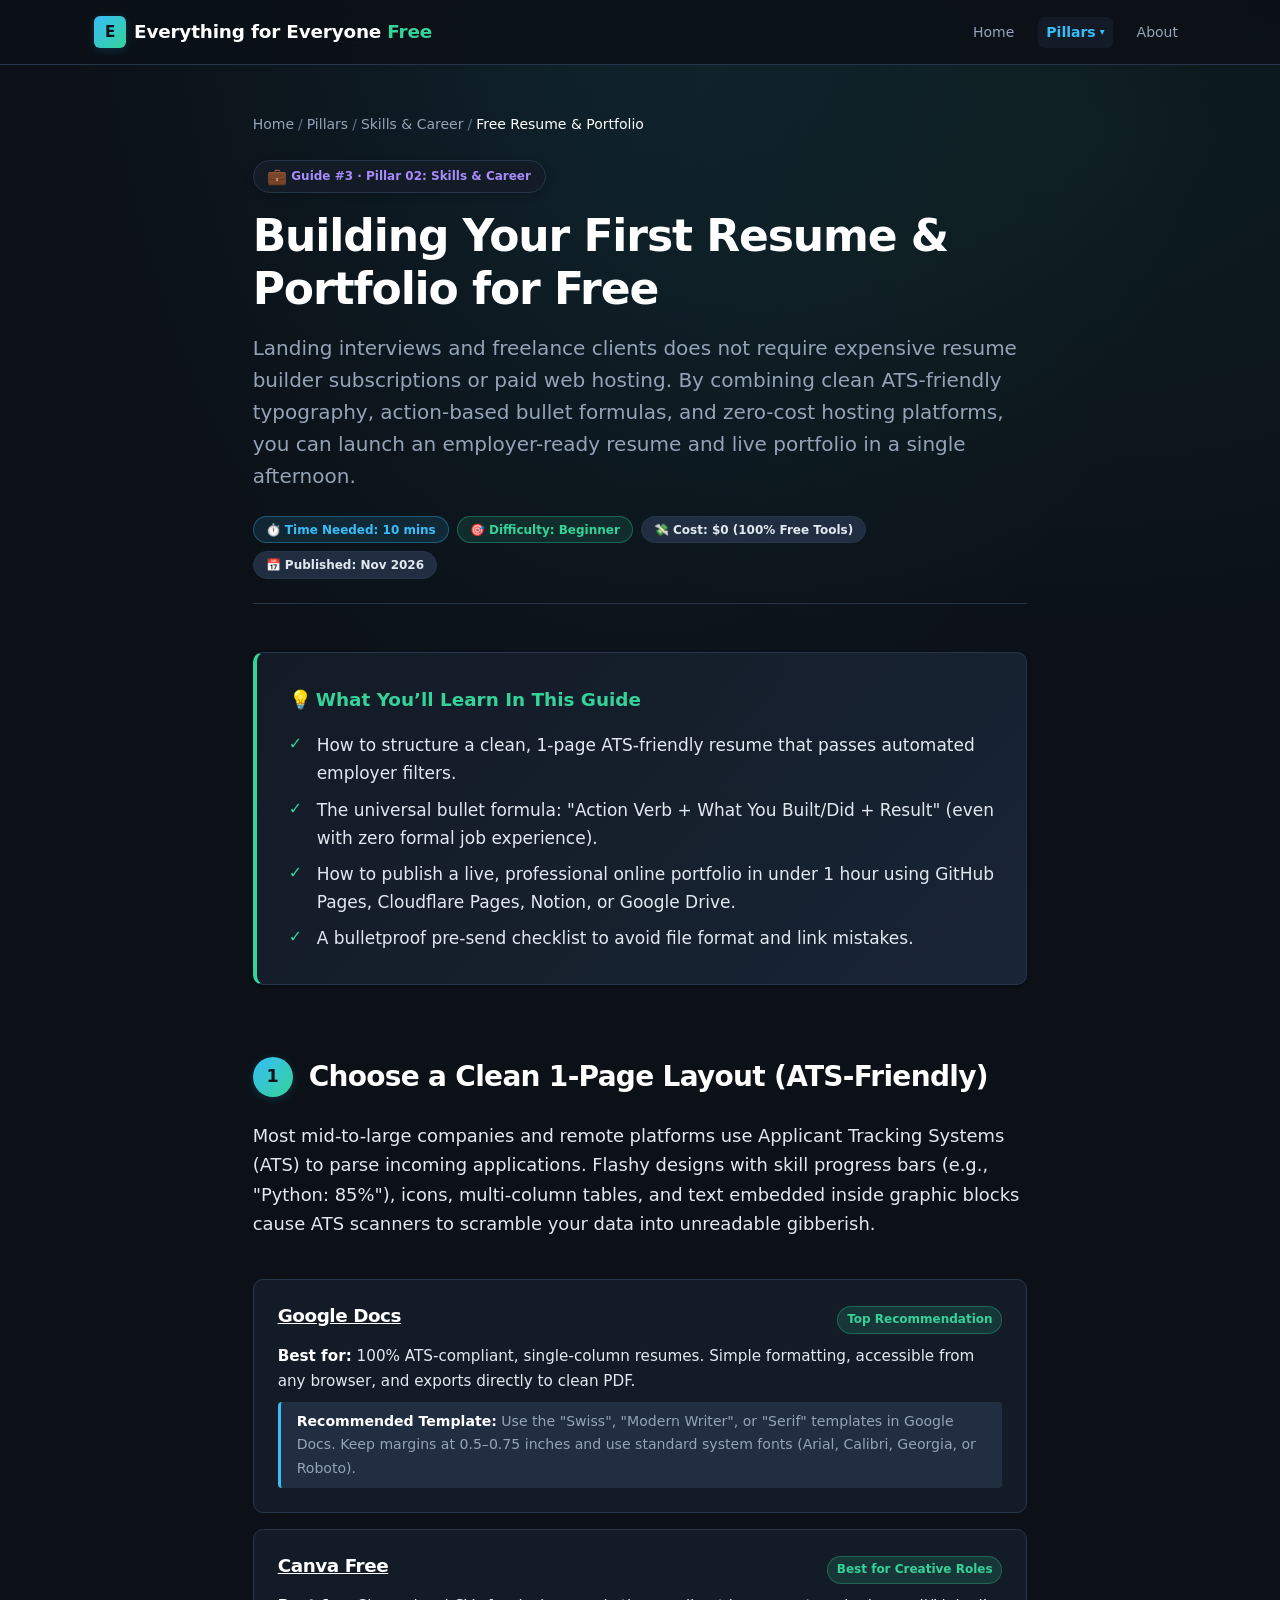
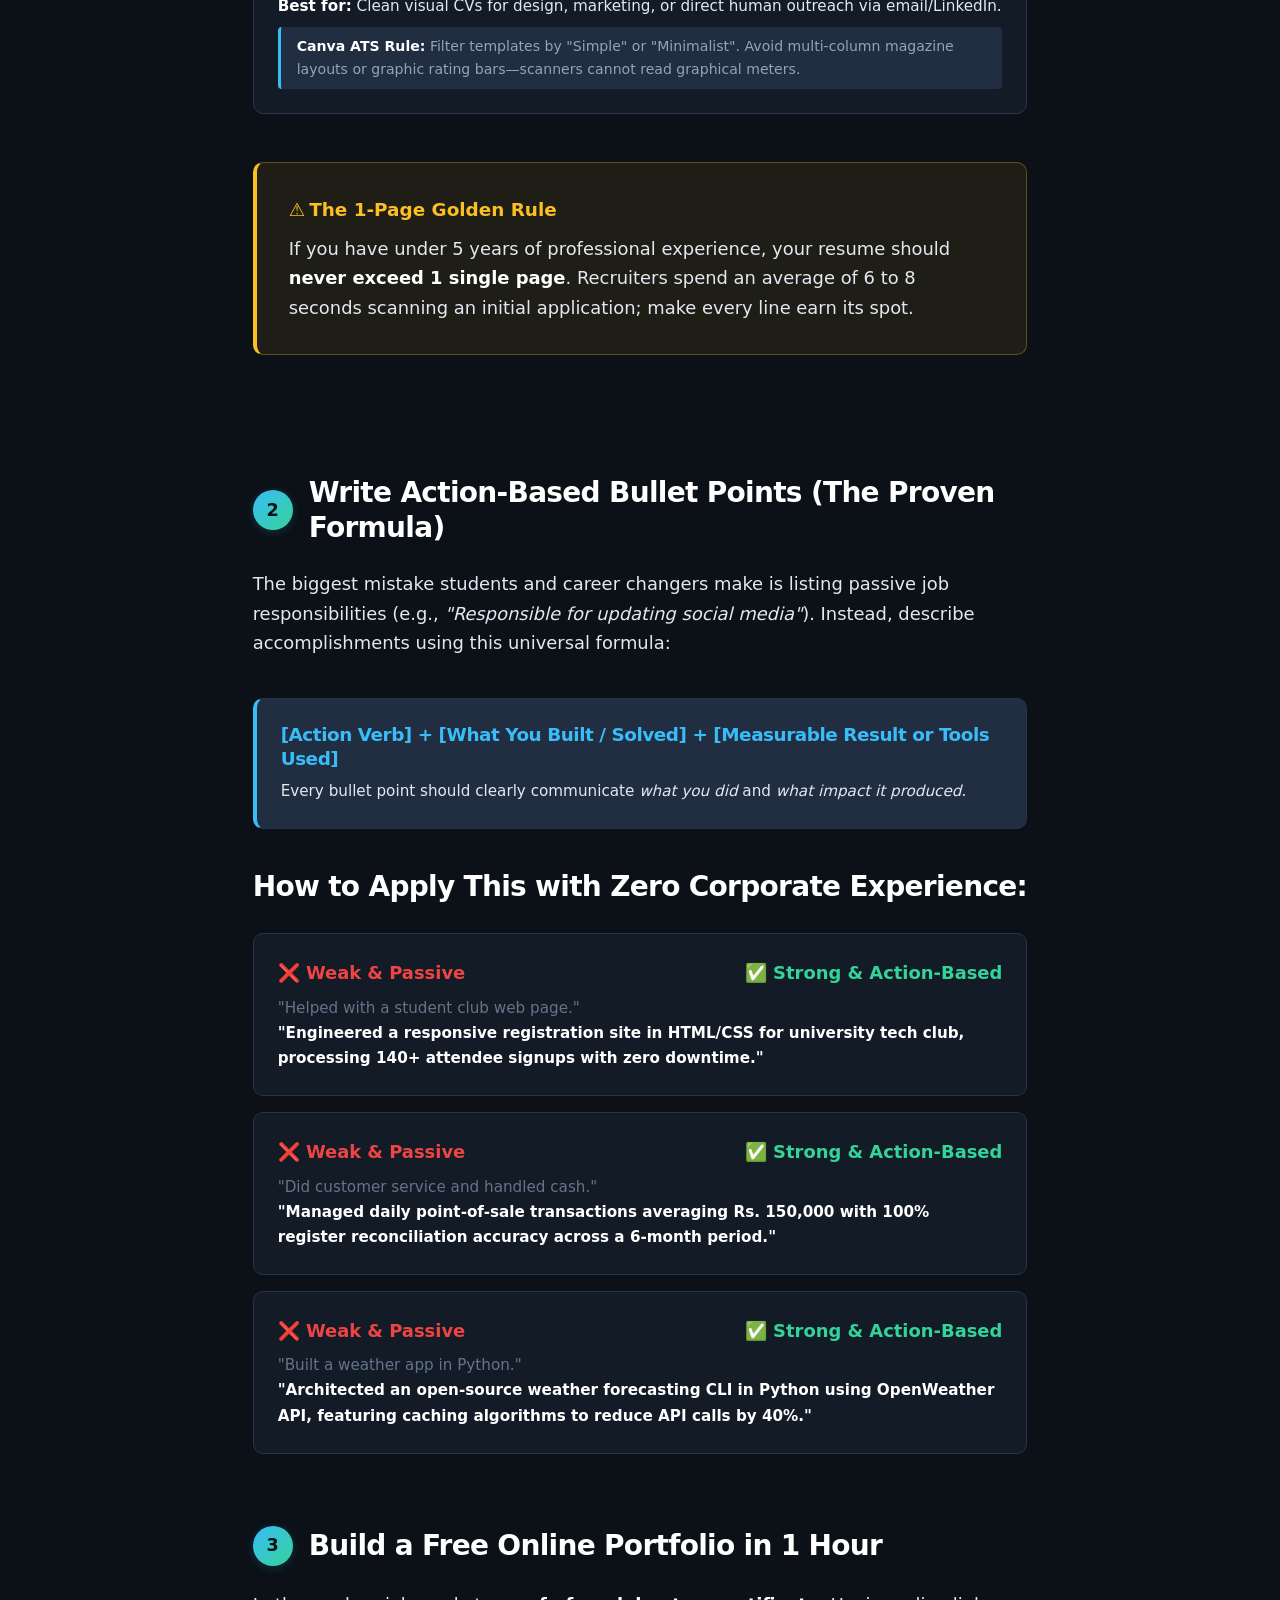
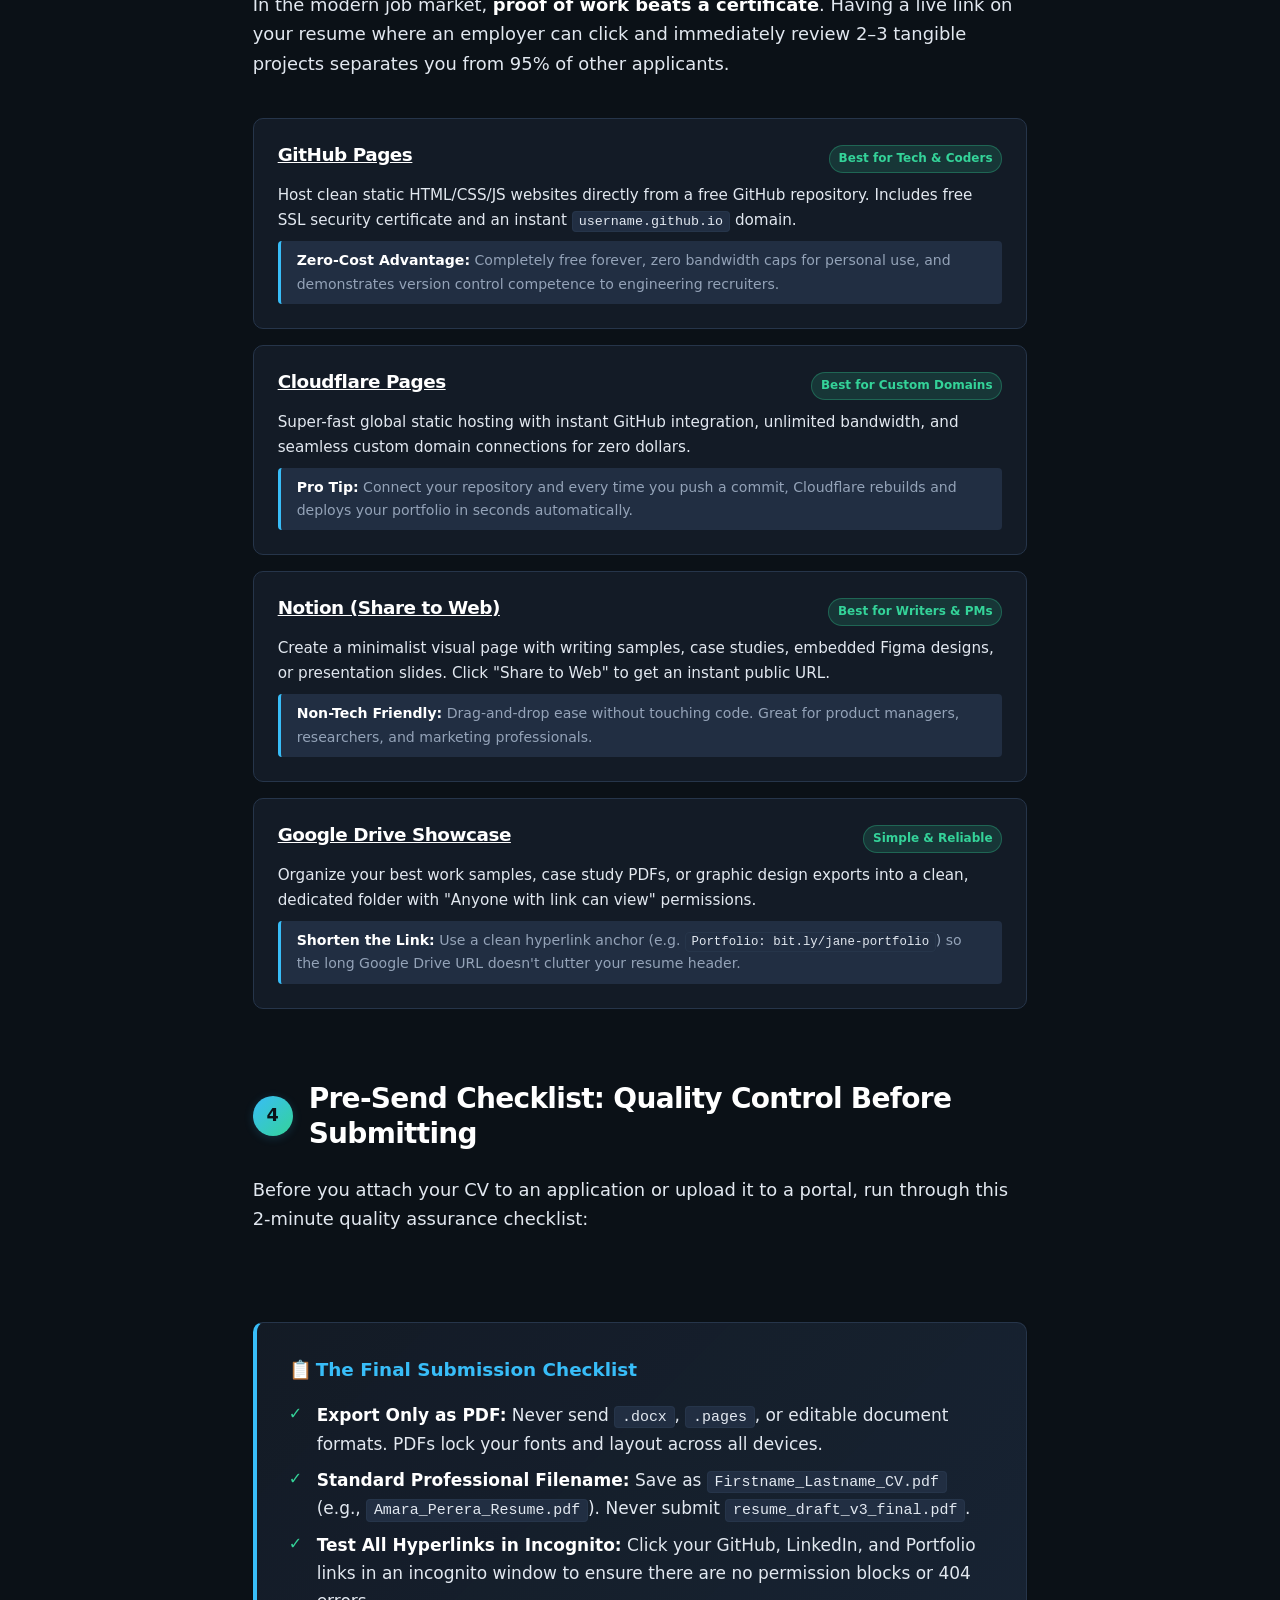
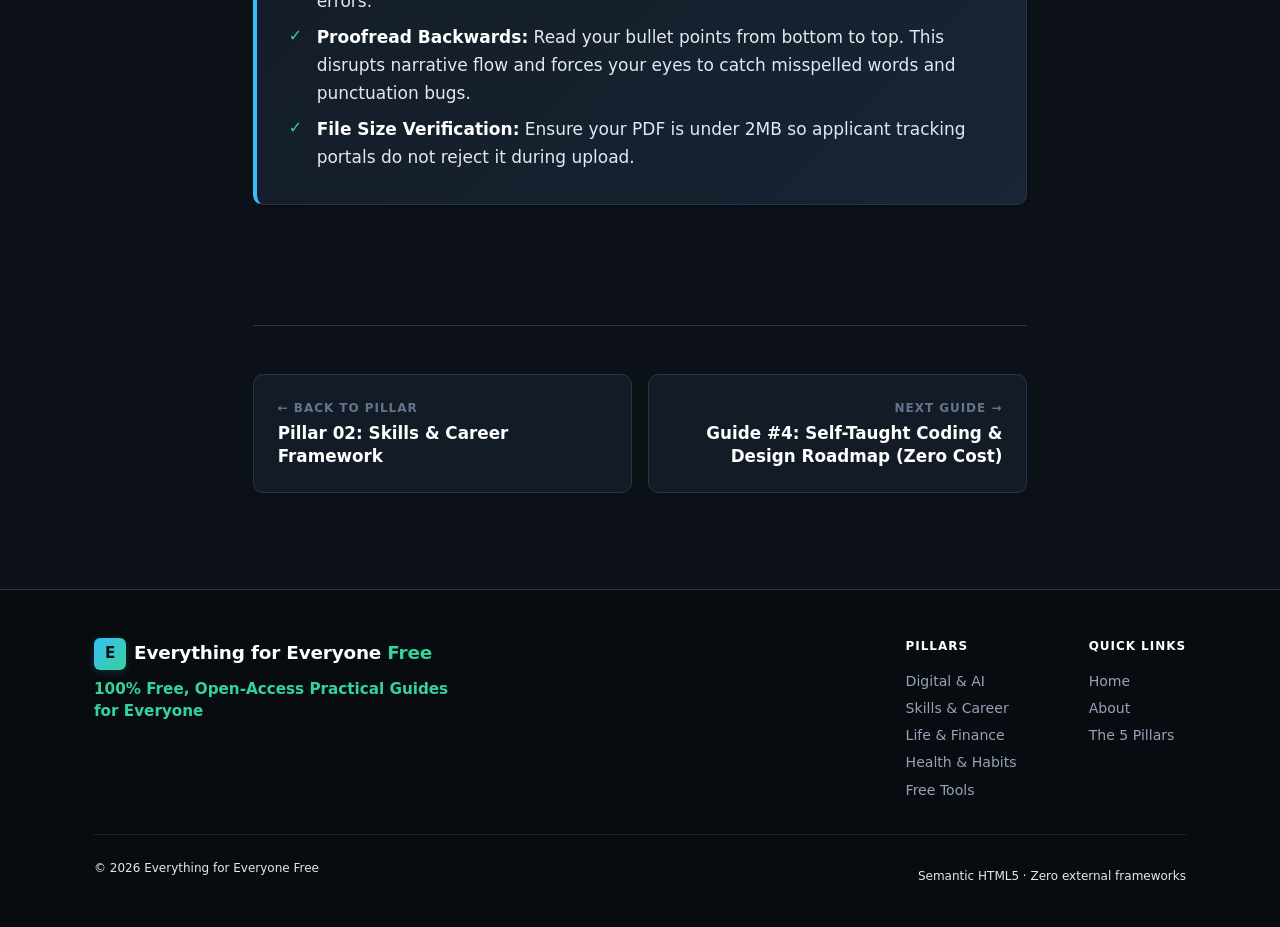
<file: guides/free-resume-portfolio.html>
<!DOCTYPE html>
<html lang="en">
<head>
  <meta charset="UTF-8">
  <meta name="viewport" content="width=device-width, initial-scale=1.0">
  <meta name="description" content="Step-by-step beginner guide to building a clean 1-page ATS-friendly resume, writing impact bullet points without work experience, and hosting a free portfolio.">
  <title>Building Your First Resume &amp; Portfolio for Free — Everything for Everyone Free</title>
  <link rel="stylesheet" href="../css/style.css">
</head>
<body class="pillar-career">
  <a href="#main-content" class="skip-link">Skip to main content</a>

  <!-- Header & Navigation -->
  <header class="site-header">
    <div class="container header-inner">
      <a href="../index.html" class="brand-logo" aria-label="Everything for Everyone Free Homepage">
        <span class="brand-icon">E</span>
        <span>Everything for Everyone <span class="brand-highlight">Free</span></span>
      </a>

      <button class="nav-toggle" aria-label="Toggle navigation menu" aria-expanded="false" aria-controls="primary-nav">
        <span class="hamburger-box" aria-hidden="true">
          <span class="hamburger-inner"></span>
        </span>
      </button>

      <nav id="primary-nav" class="site-nav" aria-label="Primary navigation">
        <ul>
          <li><a href="../index.html">Home</a></li>
          <li class="nav-dropdown">
            <a href="../index.html#pillars" class="nav-dropdown-trigger active" aria-haspopup="true">Pillars <span class="dropdown-arrow" aria-hidden="true">▾</span></a>
            <div class="nav-dropdown-menu" role="menu">
              <a href="../pillars/digital-ai.html" role="menuitem">Digital &amp; AI</a>
              <a href="../pillars/skills-career.html" class="active" role="menuitem">Skills &amp; Career</a>
              <a href="../pillars/life-finance.html" role="menuitem">Life &amp; Finance</a>
              <a href="../pillars/health-habits.html" role="menuitem">Health &amp; Habits</a>
              <a href="../pillars/free-tools.html" role="menuitem">Free Tools</a>
            </div>
          </li>
          <li><a href="../about.html">About</a></li>
        </ul>
      </nav>
    </div>
  </header>

  <!-- Main Content -->
  <main id="main-content">
    <div class="container">
      <article class="article-wrapper">
        <!-- Breadcrumbs Navigation -->
        <nav aria-label="Breadcrumb" style="margin-bottom: var(--space-lg);">
          <ul class="breadcrumbs">
            <li><a href="../index.html">Home</a></li>
            <li><a href="../index.html#pillars">Pillars</a></li>
            <li><a href="../pillars/skills-career.html">Skills &amp; Career</a></li>
            <li aria-current="page">Free Resume &amp; Portfolio</li>
          </ul>
        </nav>

        <!-- Article Header -->
        <header class="article-header">
          <div class="hero-badge badge badge-emerald" style="color: var(--pillar-career); margin-bottom: var(--space-md);">
            <span class="card-icon" style="margin-bottom: 0; font-size: 1rem;">💼</span>
            <span>Guide #3 · Pillar 02: Skills &amp; Career</span>
          </div>

          <h1 class="article-title">Building Your First Resume &amp; Portfolio for Free</h1>

          <p class="article-lead">
            Landing interviews and freelance clients does not require expensive resume builder subscriptions or paid web hosting. By combining clean ATS-friendly typography, action-based bullet formulas, and zero-cost hosting platforms, you can launch an employer-ready resume and live portfolio in a single afternoon.
          </p>

          <div class="article-meta">
            <span class="badge badge-cyan">⏱️ Time Needed: 10 mins</span>
            <span class="badge badge-emerald">🎯 Difficulty: Beginner</span>
            <span class="badge">💸 Cost: $0 (100% Free Tools)</span>
            <span class="badge">📅 Published: Nov 2026</span>
          </div>
        </header>

        <!-- What You'll Learn Summary Box -->
        <aside class="learn-box" aria-label="What You'll Learn">
          <div class="learn-box-title">
            <span aria-hidden="true">💡</span>
            <span>What You’ll Learn In This Guide</span>
          </div>
          <ul class="learn-box-list">
            <li>How to structure a clean, 1-page ATS-friendly resume that passes automated employer filters.</li>
            <li>The universal bullet formula: "Action Verb + What You Built/Did + Result" (even with zero formal job experience).</li>
            <li>How to publish a live, professional online portfolio in under 1 hour using GitHub Pages, Cloudflare Pages, Notion, or Google Drive.</li>
            <li>A bulletproof pre-send checklist to avoid file format and link mistakes.</li>
          </ul>
        </aside>

        <!-- Step 1: Choose a Clean 1-Page Layout -->
        <section class="step-section" id="step-1-layout">
          <div class="step-header">
            <span class="step-number" aria-hidden="true">1</span>
            <h2 class="step-title">Choose a Clean 1-Page Layout (ATS-Friendly)</h2>
          </div>

          <div class="step-content">
            <p>
              Most mid-to-large companies and remote platforms use Applicant Tracking Systems (ATS) to parse incoming applications. Flashy designs with skill progress bars (e.g., "Python: 85%"), icons, multi-column tables, and text embedded inside graphic blocks cause ATS scanners to scramble your data into unreadable gibberish.
            </p>

            <div class="tool-grid">
              <!-- Google Docs -->
              <div class="tool-card">
                <div class="tool-card-top">
                  <h3 class="tool-name">
                    <a href="https://docs.google.com/" target="_blank" rel="noopener noreferrer" style="color: inherit; text-decoration: underline;">Google Docs</a>
                  </h3>
                  <span class="tool-badge">Top Recommendation</span>
                </div>
                <p class="tool-use-case">
                  <strong>Best for:</strong> 100% ATS-compliant, single-column resumes. Simple formatting, accessible from any browser, and exports directly to clean PDF.
                </p>
                <div class="tool-pro-tip">
                  <strong>Recommended Template:</strong> Use the "Swiss", "Modern Writer", or "Serif" templates in Google Docs. Keep margins at 0.5–0.75 inches and use standard system fonts (Arial, Calibri, Georgia, or Roboto).
                </div>
              </div>

              <!-- Canva Free -->
              <div class="tool-card">
                <div class="tool-card-top">
                  <h3 class="tool-name">
                    <a href="https://www.canva.com/" target="_blank" rel="noopener noreferrer" style="color: inherit; text-decoration: underline;">Canva Free</a>
                  </h3>
                  <span class="tool-badge">Best for Creative Roles</span>
                </div>
                <p class="tool-use-case">
                  <strong>Best for:</strong> Clean visual CVs for design, marketing, or direct human outreach via email/LinkedIn.
                </p>
                <div class="tool-pro-tip">
                  <strong>Canva ATS Rule:</strong> Filter templates by "Simple" or "Minimalist". Avoid multi-column magazine layouts or graphic rating bars—scanners cannot read graphical meters.
                </div>
              </div>
            </div>

            <div class="safety-box" style="margin-top: var(--space-lg);">
              <div class="safety-box-title">
                <span aria-hidden="true">⚠️</span>
                <span>The 1-Page Golden Rule</span>
              </div>
              <p style="margin-bottom: 0;">
                If you have under 5 years of professional experience, your resume should <strong>never exceed 1 single page</strong>. Recruiters spend an average of 6 to 8 seconds scanning an initial application; make every line earn its spot.
              </p>
            </div>
          </div>
        </section>

        <!-- Step 2: Write Action-Based Bullet Points -->
        <section class="step-section" id="step-2-bullets">
          <div class="step-header">
            <span class="step-number" aria-hidden="true">2</span>
            <h2 class="step-title">Write Action-Based Bullet Points (The Proven Formula)</h2>
          </div>

          <div class="step-content">
            <p>
              The biggest mistake students and career changers make is listing passive job responsibilities (e.g., <em>"Responsible for updating social media"</em>). Instead, describe accomplishments using this universal formula:
            </p>

            <div class="tool-card" style="border-left: 4px solid var(--color-cyan); background-color: var(--color-surface-elevated);">
              <h3 style="font-size: 1.15rem; color: var(--color-cyan); margin-bottom: var(--space-xs);">
                [Action Verb] + [What You Built / Solved] + [Measurable Result or Tools Used]
              </h3>
              <p style="margin-bottom: 0; font-size: 0.95rem; color: var(--color-text-body);">
                Every bullet point should clearly communicate <em>what you did</em> and <em>what impact it produced</em>.
              </p>
            </div>

            <h3 style="margin-top: var(--space-md); margin-bottom: var(--space-xs);">How to Apply This with Zero Corporate Experience:</h3>
            <div class="tool-grid">
              <div class="tool-card">
                <div class="tool-card-top">
                  <span style="font-weight: 700; color: #ef4444;">❌ Weak &amp; Passive</span>
                  <span style="font-weight: 700; color: var(--color-emerald);">✅ Strong &amp; Action-Based</span>
                </div>
                <p class="tool-use-case">
                  <span style="color: var(--color-text-dim);">"Helped with a student club web page."</span><br>
                  <strong style="color: var(--color-text-white);">"Engineered a responsive registration site in HTML/CSS for university tech club, processing 140+ attendee signups with zero downtime."</strong>
                </p>
              </div>

              <div class="tool-card">
                <div class="tool-card-top">
                  <span style="font-weight: 700; color: #ef4444;">❌ Weak &amp; Passive</span>
                  <span style="font-weight: 700; color: var(--color-emerald);">✅ Strong &amp; Action-Based</span>
                </div>
                <p class="tool-use-case">
                  <span style="color: var(--color-text-dim);">"Did customer service and handled cash."</span><br>
                  <strong style="color: var(--color-text-white);">"Managed daily point-of-sale transactions averaging Rs. 150,000 with 100% register reconciliation accuracy across a 6-month period."</strong>
                </p>
              </div>

              <div class="tool-card">
                <div class="tool-card-top">
                  <span style="font-weight: 700; color: #ef4444;">❌ Weak &amp; Passive</span>
                  <span style="font-weight: 700; color: var(--color-emerald);">✅ Strong &amp; Action-Based</span>
                </div>
                <p class="tool-use-case">
                  <span style="color: var(--color-text-dim);">"Built a weather app in Python."</span><br>
                  <strong style="color: var(--color-text-white);">"Architected an open-source weather forecasting CLI in Python using OpenWeather API, featuring caching algorithms to reduce API calls by 40%."</strong>
                </p>
              </div>
            </div>
          </div>
        </section>

        <!-- Step 3: Build a Free Portfolio in 1 Hour -->
        <section class="step-section" id="step-3-portfolio">
          <div class="step-header">
            <span class="step-number" aria-hidden="true">3</span>
            <h2 class="step-title">Build a Free Online Portfolio in 1 Hour</h2>
          </div>

          <div class="step-content">
            <p>
              In the modern job market, <strong>proof of work beats a certificate</strong>. Having a live link on your resume where an employer can click and immediately review 2–3 tangible projects separates you from 95% of other applicants.
            </p>

            <div class="tool-grid">
              <!-- GitHub Pages -->
              <div class="tool-card">
                <div class="tool-card-top">
                  <h3 class="tool-name">
                    <a href="https://pages.github.com/" target="_blank" rel="noopener noreferrer" style="color: inherit; text-decoration: underline;">GitHub Pages</a>
                  </h3>
                  <span class="tool-badge">Best for Tech &amp; Coders</span>
                </div>
                <p class="tool-use-case">
                  Host clean static HTML/CSS/JS websites directly from a free GitHub repository. Includes free SSL security certificate and an instant <code>username.github.io</code> domain.
                </p>
                <div class="tool-pro-tip">
                  <strong>Zero-Cost Advantage:</strong> Completely free forever, zero bandwidth caps for personal use, and demonstrates version control competence to engineering recruiters.
                </div>
              </div>

              <!-- Cloudflare Pages -->
              <div class="tool-card">
                <div class="tool-card-top">
                  <h3 class="tool-name">
                    <a href="https://pages.cloudflare.com/" target="_blank" rel="noopener noreferrer" style="color: inherit; text-decoration: underline;">Cloudflare Pages</a>
                  </h3>
                  <span class="tool-badge">Best for Custom Domains</span>
                </div>
                <p class="tool-use-case">
                  Super-fast global static hosting with instant GitHub integration, unlimited bandwidth, and seamless custom domain connections for zero dollars.
                </p>
                <div class="tool-pro-tip">
                  <strong>Pro Tip:</strong> Connect your repository and every time you push a commit, Cloudflare rebuilds and deploys your portfolio in seconds automatically.
                </div>
              </div>

              <!-- Notion Portfolio -->
              <div class="tool-card">
                <div class="tool-card-top">
                  <h3 class="tool-name">
                    <a href="https://www.notion.so/" target="_blank" rel="noopener noreferrer" style="color: inherit; text-decoration: underline;">Notion (Share to Web)</a>
                  </h3>
                  <span class="tool-badge">Best for Writers &amp; PMs</span>
                </div>
                <p class="tool-use-case">
                  Create a minimalist visual page with writing samples, case studies, embedded Figma designs, or presentation slides. Click "Share to Web" to get an instant public URL.
                </p>
                <div class="tool-pro-tip">
                  <strong>Non-Tech Friendly:</strong> Drag-and-drop ease without touching code. Great for product managers, researchers, and marketing professionals.
                </div>
              </div>

              <!-- Google Drive Showcase -->
              <div class="tool-card">
                <div class="tool-card-top">
                  <h3 class="tool-name">
                    <a href="https://drive.google.com/" target="_blank" rel="noopener noreferrer" style="color: inherit; text-decoration: underline;">Google Drive Showcase</a>
                  </h3>
                  <span class="tool-badge">Simple &amp; Reliable</span>
                </div>
                <p class="tool-use-case">
                  Organize your best work samples, case study PDFs, or graphic design exports into a clean, dedicated folder with "Anyone with link can view" permissions.
                </p>
                <div class="tool-pro-tip">
                  <strong>Shorten the Link:</strong> Use a clean hyperlink anchor (e.g. <code>Portfolio: bit.ly/jane-portfolio</code>) so the long Google Drive URL doesn't clutter your resume header.
                </div>
              </div>
            </div>
          </div>
        </section>

        <!-- Step 4: Pre-Send Checklist -->
        <section class="step-section" id="step-4-checklist">
          <div class="step-header">
            <span class="step-number" aria-hidden="true">4</span>
            <h2 class="step-title">Pre-Send Checklist: Quality Control Before Submitting</h2>
          </div>

          <div class="step-content">
            <p>
              Before you attach your CV to an application or upload it to a portal, run through this 2-minute quality assurance checklist:
            </p>

            <div class="learn-box" style="border-left-color: var(--color-cyan);">
              <div class="learn-box-title" style="color: var(--color-cyan);">
                <span aria-hidden="true">📋</span>
                <span>The Final Submission Checklist</span>
              </div>
              <ul class="learn-box-list">
                <li>
                  <strong>Export Only as PDF:</strong> Never send <code>.docx</code>, <code>.pages</code>, or editable document formats. PDFs lock your fonts and layout across all devices.
                </li>
                <li>
                  <strong>Standard Professional Filename:</strong> Save as <code>Firstname_Lastname_CV.pdf</code> (e.g., <code>Amara_Perera_Resume.pdf</code>). Never submit <code>resume_draft_v3_final.pdf</code>.
                </li>
                <li>
                  <strong>Test All Hyperlinks in Incognito:</strong> Click your GitHub, LinkedIn, and Portfolio links in an incognito window to ensure there are no permission blocks or 404 errors.
                </li>
                <li>
                  <strong>Proofread Backwards:</strong> Read your bullet points from bottom to top. This disrupts narrative flow and forces your eyes to catch misspelled words and punctuation bugs.
                </li>
                <li>
                  <strong>File Size Verification:</strong> Ensure your PDF is under 2MB so applicant tracking portals do not reject it during upload.
                </li>
              </ul>
            </div>
          </div>
        </section>

        <!-- Next / Previous Guide Navigation -->
        <nav class="guide-nav" aria-label="Tutorial Navigation">
          <a href="../pillars/skills-career.html" class="guide-nav-item">
            <span class="guide-nav-label">← Back to Pillar</span>
            <span class="guide-nav-title">Pillar 02: Skills &amp; Career Framework</span>
          </a>
          <a href="zero-cost-coding-design.html" class="guide-nav-item next">
            <span class="guide-nav-label">Next Guide →</span>
            <span class="guide-nav-title">Guide #4: Self-Taught Coding &amp; Design Roadmap (Zero Cost)</span>
          </a>
        </nav>
      </article>
    </div>
  </main>

  <!-- Site Footer -->
  <footer class="site-footer">
    <div class="container footer-inner">
      <div class="footer-top">
        <div class="footer-brand">
          <a href="../index.html" class="brand-logo" aria-label="Everything for Everyone Free Homepage">
            <span class="brand-icon">E</span>
            <span>Everything for Everyone <span class="brand-highlight">Free</span></span>
          </a>
          <p class="footer-tagline">
            100% Free, Open-Access Practical Guides for Everyone
          </p>
        </div>

        <div class="footer-links-group">
          <div class="footer-col">
            <h4>Pillars</h4>
            <ul>
              <li><a href="../pillars/digital-ai.html">Digital &amp; AI</a></li>
              <li><a href="../pillars/skills-career.html">Skills &amp; Career</a></li>
              <li><a href="../pillars/life-finance.html">Life &amp; Finance</a></li>
              <li><a href="../pillars/health-habits.html">Health &amp; Habits</a></li>
              <li><a href="../pillars/free-tools.html">Free Tools</a></li>
            </ul>
          </div>

          <div class="footer-col">
            <h4>Quick Links</h4>
            <ul>
              <li><a href="../index.html">Home</a></li>
              <li><a href="../about.html">About</a></li>
              <li><a href="../index.html#pillars">The 5 Pillars</a></li>
            </ul>
          </div>
        </div>
      </div>

      <div class="footer-bottom">
        <p>© 2026 Everything for Everyone Free</p>
        <p>Semantic HTML5 · Zero external frameworks</p>
      </div>
    </div>
  </footer>

  <script src="../js/main.js"></script>
</body>
</html>
</file>
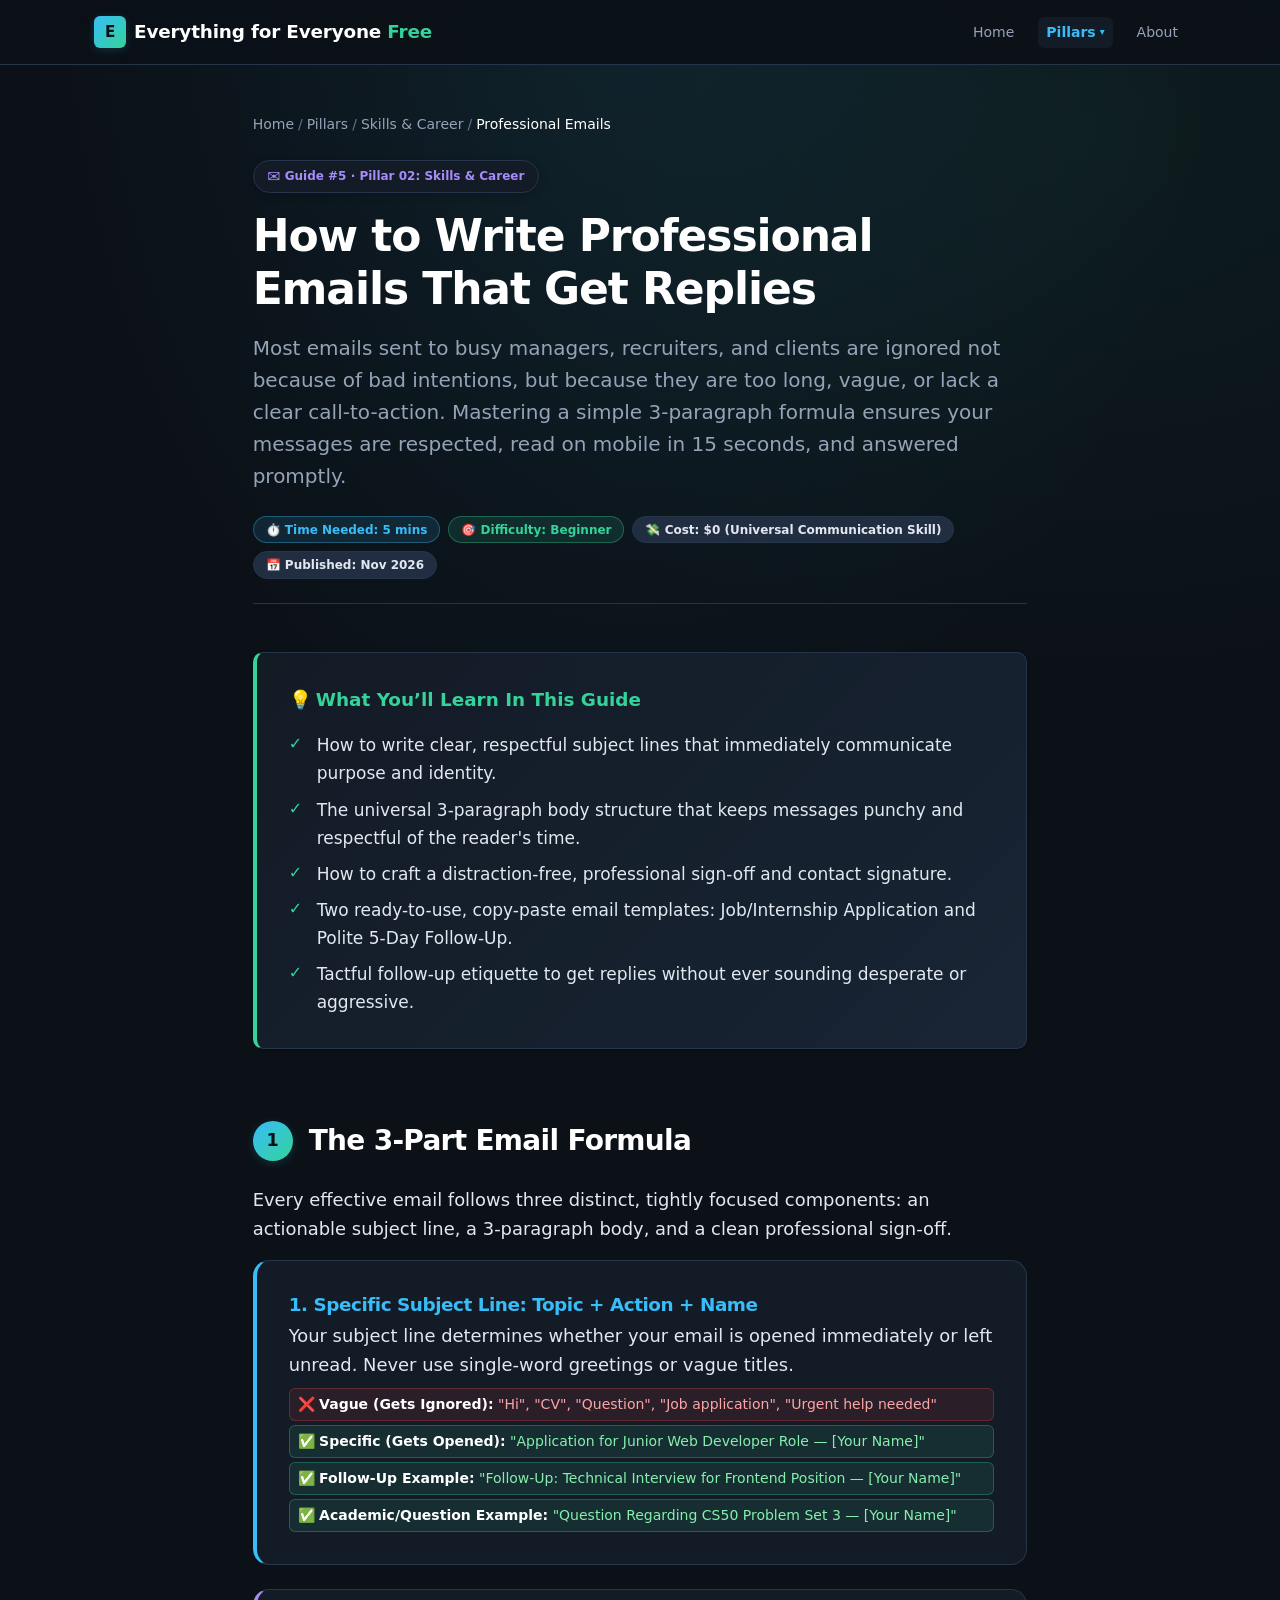
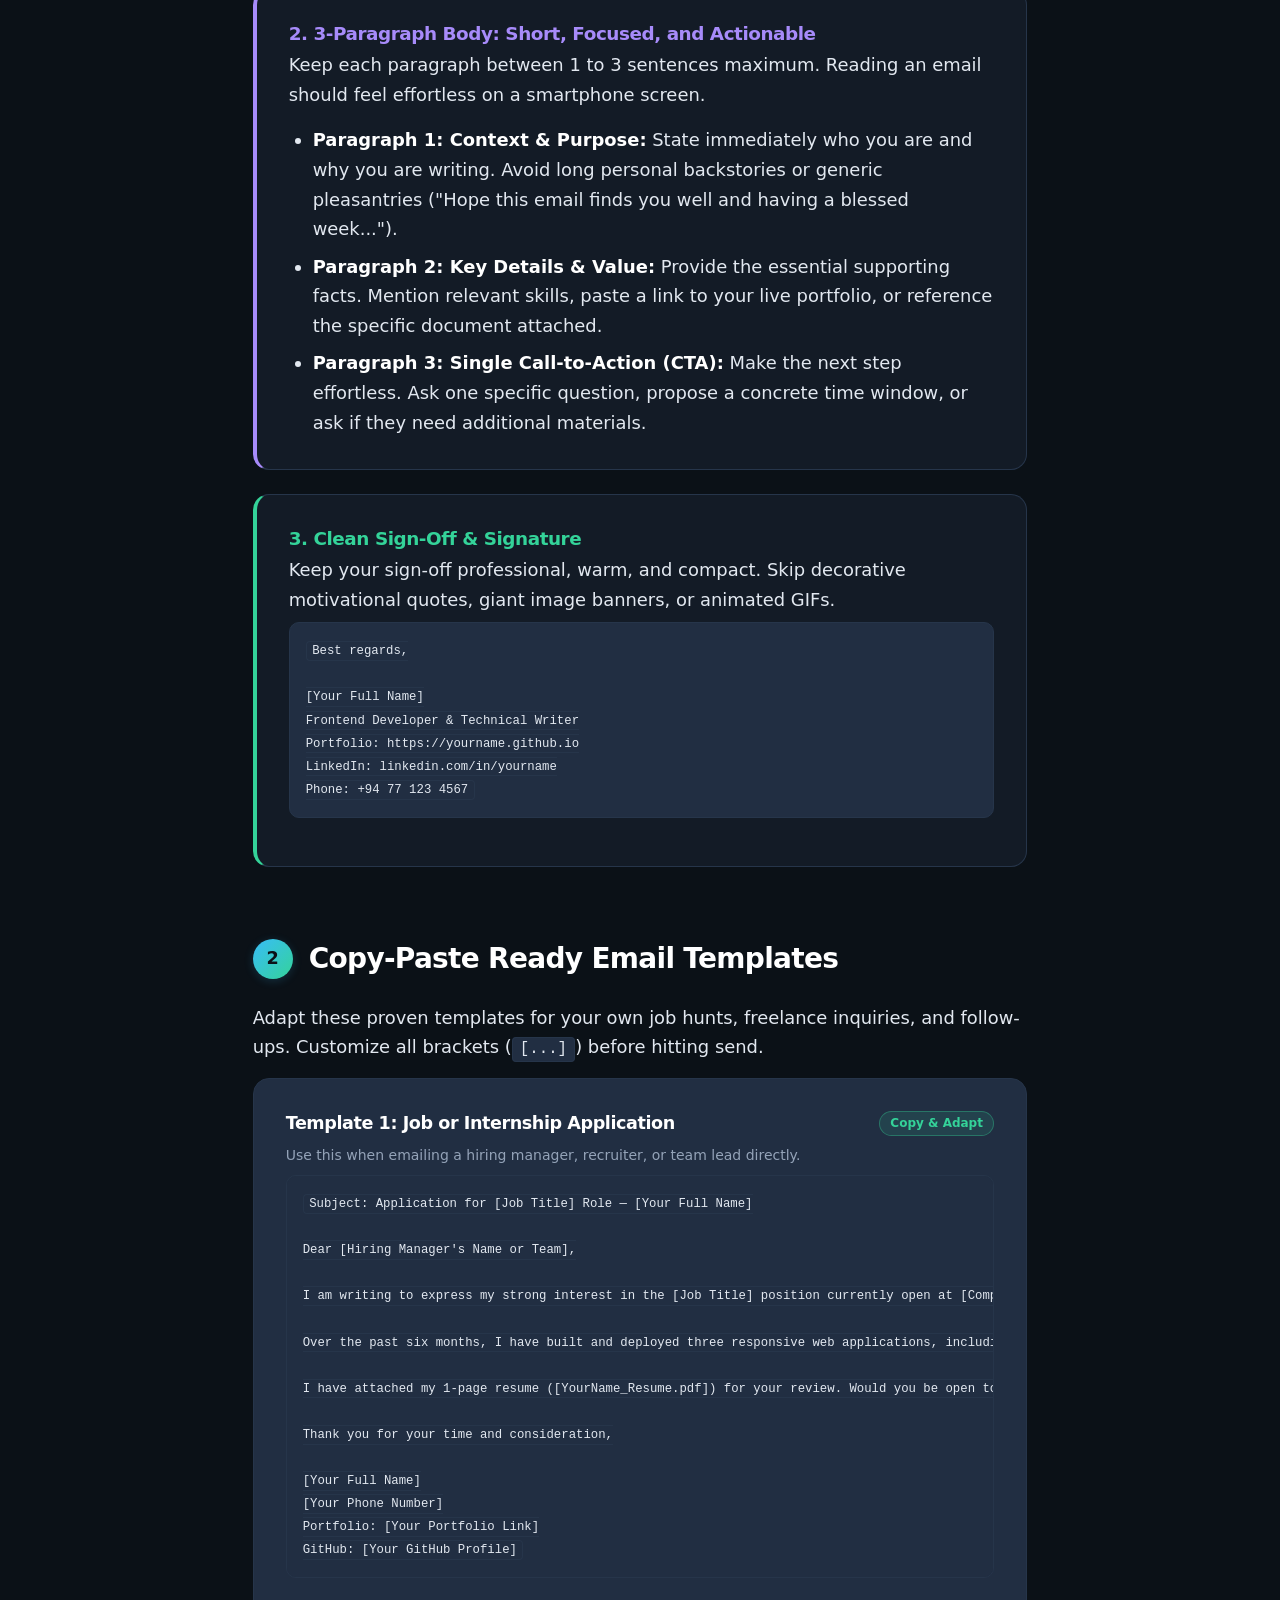
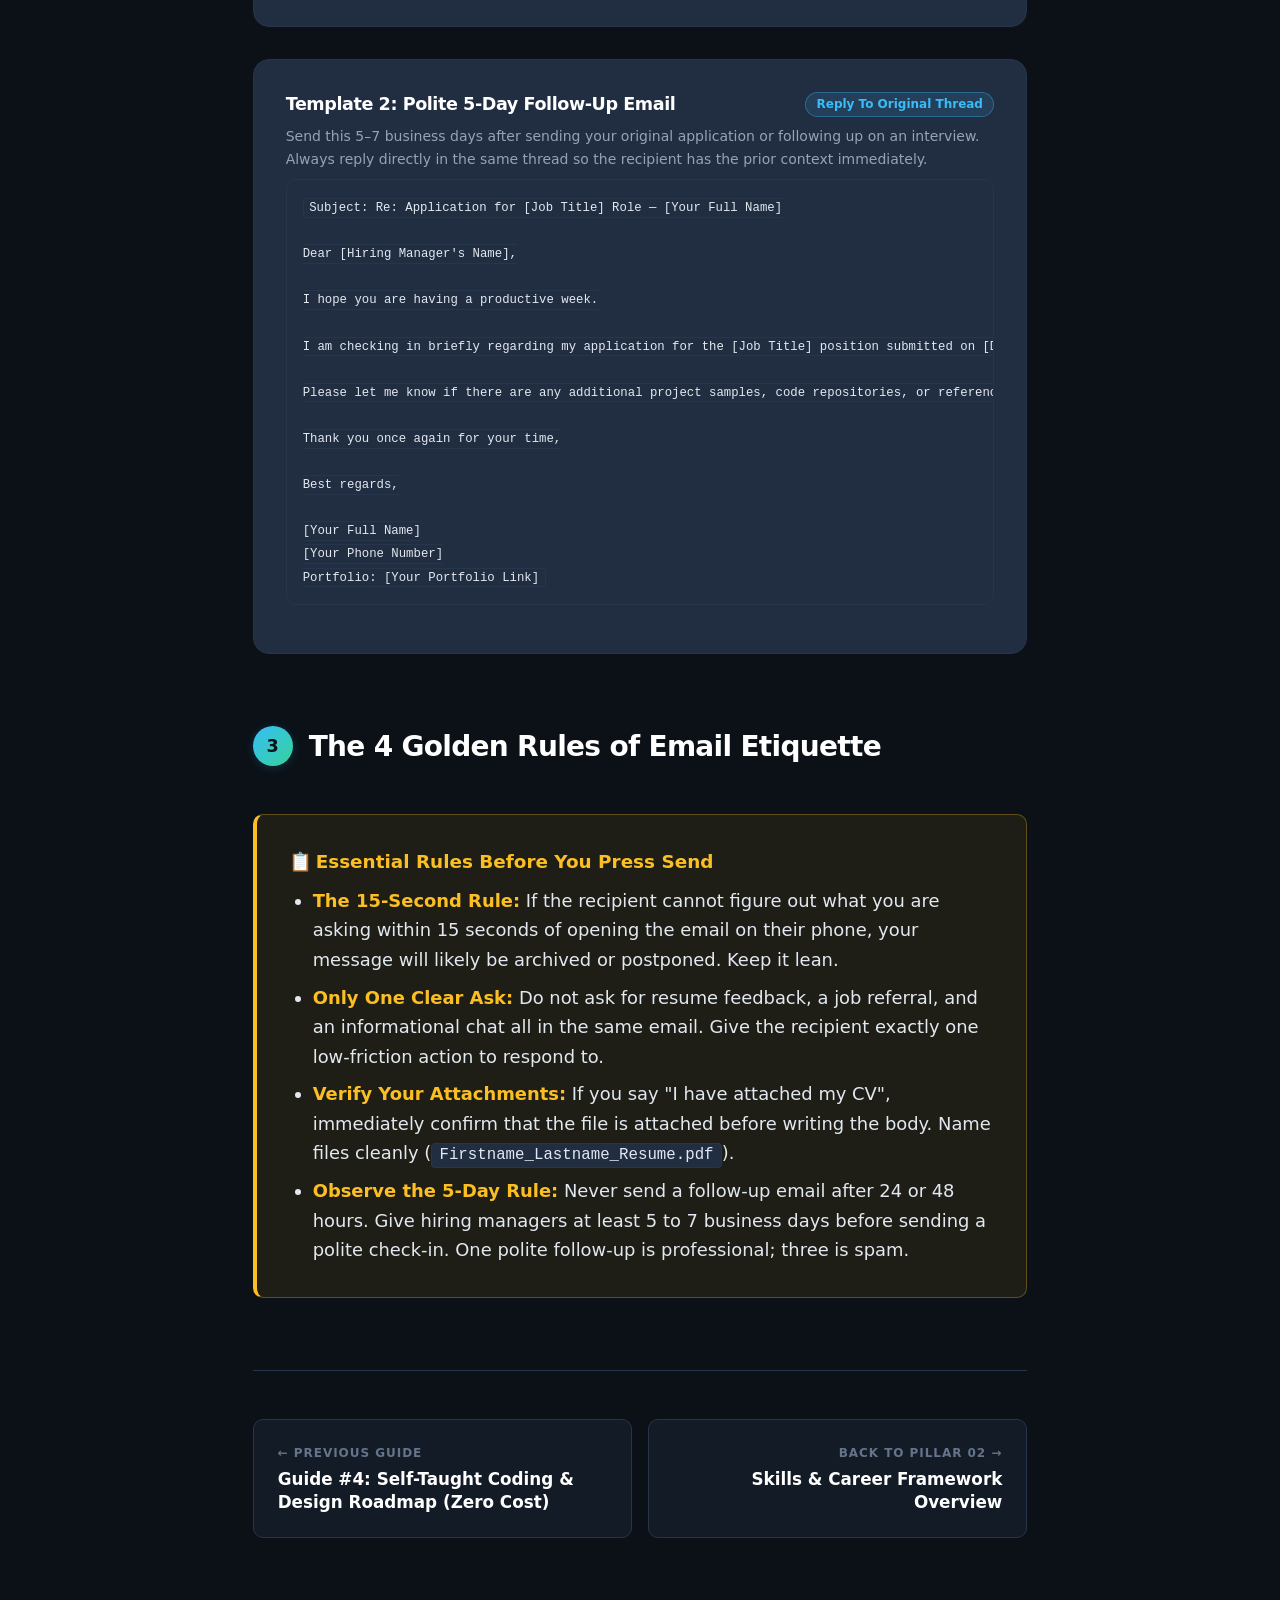
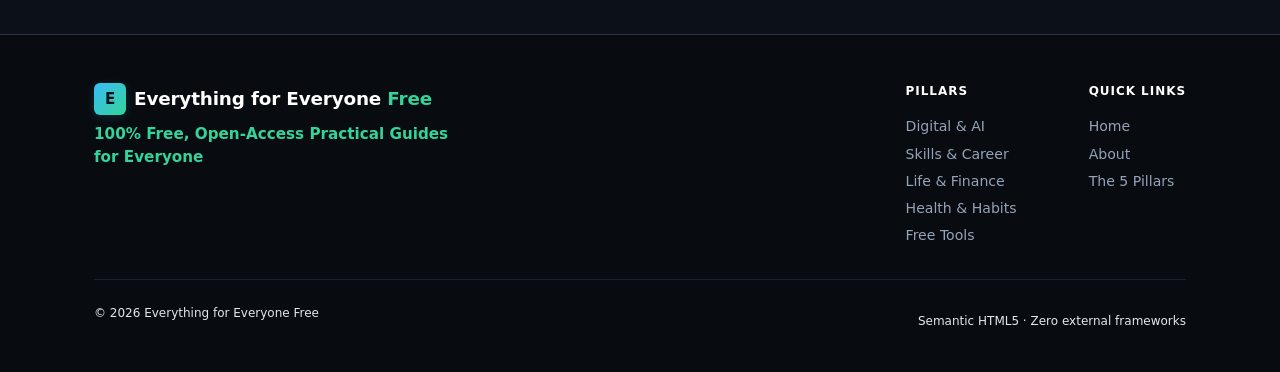
<file: guides/professional-emails.html>
<!DOCTYPE html>
<html lang="en">
<head>
  <meta charset="UTF-8">
  <meta name="viewport" content="width=device-width, initial-scale=1.0">
  <meta name="description" content="Master the 3-part professional email formula, write action-oriented subject lines, and copy battle-tested templates for job applications and polite follow-ups.">
  <title>How to Write Professional Emails That Get Replies — Everything for Everyone Free</title>
  <link rel="stylesheet" href="../css/style.css">
</head>
<body class="pillar-career">
  <a href="#main-content" class="skip-link">Skip to main content</a>

  <!-- Header & Navigation -->
  <header class="site-header">
    <div class="container header-inner">
      <a href="../index.html" class="brand-logo" aria-label="Everything for Everyone Free Homepage">
        <span class="brand-icon">E</span>
        <span>Everything for Everyone <span class="brand-highlight">Free</span></span>
      </a>

      <button class="nav-toggle" aria-label="Toggle navigation menu" aria-expanded="false" aria-controls="primary-nav">
        <span class="hamburger-box" aria-hidden="true">
          <span class="hamburger-inner"></span>
        </span>
      </button>

      <nav id="primary-nav" class="site-nav" aria-label="Primary navigation">
        <ul>
          <li><a href="../index.html">Home</a></li>
          <li class="nav-dropdown">
            <a href="../index.html#pillars" class="nav-dropdown-trigger active" aria-haspopup="true">Pillars <span class="dropdown-arrow" aria-hidden="true">▾</span></a>
            <div class="nav-dropdown-menu" role="menu">
              <a href="../pillars/digital-ai.html" role="menuitem">Digital &amp; AI</a>
              <a href="../pillars/skills-career.html" class="active" role="menuitem">Skills &amp; Career</a>
              <a href="../pillars/life-finance.html" role="menuitem">Life &amp; Finance</a>
              <a href="../pillars/health-habits.html" role="menuitem">Health &amp; Habits</a>
              <a href="../pillars/free-tools.html" role="menuitem">Free Tools</a>
            </div>
          </li>
          <li><a href="../about.html">About</a></li>
        </ul>
      </nav>
    </div>
  </header>

  <!-- Main Content -->
  <main id="main-content">
    <div class="container">
      <article class="article-wrapper">
        <!-- Breadcrumbs Navigation -->
        <nav aria-label="Breadcrumb" style="margin-bottom: var(--space-lg);">
          <ul class="breadcrumbs">
            <li><a href="../index.html">Home</a></li>
            <li><a href="../index.html#pillars">Pillars</a></li>
            <li><a href="../pillars/skills-career.html">Skills &amp; Career</a></li>
            <li aria-current="page">Professional Emails</li>
          </ul>
        </nav>

        <!-- Article Header -->
        <header class="article-header">
          <div class="hero-badge badge badge-emerald" style="color: var(--pillar-career); margin-bottom: var(--space-md);">
            <span class="card-icon" style="margin-bottom: 0; font-size: 1rem;">✉️</span>
            <span>Guide #5 · Pillar 02: Skills &amp; Career</span>
          </div>

          <h1 class="article-title">How to Write Professional Emails That Get Replies</h1>

          <p class="article-lead">
            Most emails sent to busy managers, recruiters, and clients are ignored not because of bad intentions, but because they are too long, vague, or lack a clear call-to-action. Mastering a simple 3-paragraph formula ensures your messages are respected, read on mobile in 15 seconds, and answered promptly.
          </p>

          <div class="article-meta">
            <span class="badge badge-cyan">⏱️ Time Needed: 5 mins</span>
            <span class="badge badge-emerald">🎯 Difficulty: Beginner</span>
            <span class="badge">💸 Cost: $0 (Universal Communication Skill)</span>
            <span class="badge">📅 Published: Nov 2026</span>
          </div>
        </header>

        <!-- What You'll Learn Summary Box -->
        <aside class="learn-box" aria-label="What You'll Learn">
          <div class="learn-box-title">
            <span aria-hidden="true">💡</span>
            <span>What You’ll Learn In This Guide</span>
          </div>
          <ul class="learn-box-list">
            <li>How to write clear, respectful subject lines that immediately communicate purpose and identity.</li>
            <li>The universal 3-paragraph body structure that keeps messages punchy and respectful of the reader's time.</li>
            <li>How to craft a distraction-free, professional sign-off and contact signature.</li>
            <li>Two ready-to-use, copy-paste email templates: Job/Internship Application and Polite 5-Day Follow-Up.</li>
            <li>Tactful follow-up etiquette to get replies without ever sounding desperate or aggressive.</li>
          </ul>
        </aside>

        <!-- Step 1: The 3-Part Email Formula -->
        <section class="step-section" id="email-formula">
          <div class="step-header">
            <span class="step-number" aria-hidden="true">1</span>
            <h2 class="step-title">The 3-Part Email Formula</h2>
          </div>

          <p class="step-desc">
            Every effective email follows three distinct, tightly focused components: an actionable subject line, a 3-paragraph body, and a clean professional sign-off.
          </p>

          <!-- Component 1: Subject Line -->
          <div class="card" style="margin-bottom: var(--space-lg); border-left: 4px solid var(--color-cyan);">
            <h3 style="color: var(--color-cyan); margin-bottom: var(--space-xs); font-size: 1.15rem;">
              1. Specific Subject Line: Topic + Action + Name
            </h3>
            <p style="color: var(--color-text-body); margin-bottom: var(--space-sm);">
              Your subject line determines whether your email is opened immediately or left unread. Never use single-word greetings or vague titles.
            </p>
            <div style="display: flex; flex-direction: column; gap: var(--space-xs); font-size: var(--font-size-sm);">
              <div style="background-color: rgba(239, 68, 68, 0.1); border: 1px solid rgba(239, 68, 68, 0.3); padding: var(--space-xs) var(--space-sm); border-radius: var(--radius-sm); color: #fca5a5;">
                ❌ <strong>Vague (Gets Ignored):</strong> "Hi", "CV", "Question", "Job application", "Urgent help needed"
              </div>
              <div style="background-color: rgba(52, 211, 153, 0.1); border: 1px solid rgba(52, 211, 153, 0.3); padding: var(--space-xs) var(--space-sm); border-radius: var(--radius-sm); color: #86efac;">
                ✅ <strong>Specific (Gets Opened):</strong> "Application for Junior Web Developer Role — [Your Name]"
              </div>
              <div style="background-color: rgba(52, 211, 153, 0.1); border: 1px solid rgba(52, 211, 153, 0.3); padding: var(--space-xs) var(--space-sm); border-radius: var(--radius-sm); color: #86efac;">
                ✅ <strong>Follow-Up Example:</strong> "Follow-Up: Technical Interview for Frontend Position — [Your Name]"
              </div>
              <div style="background-color: rgba(52, 211, 153, 0.1); border: 1px solid rgba(52, 211, 153, 0.3); padding: var(--space-xs) var(--space-sm); border-radius: var(--radius-sm); color: #86efac;">
                ✅ <strong>Academic/Question Example:</strong> "Question Regarding CS50 Problem Set 3 — [Your Name]"
              </div>
            </div>
          </div>

          <!-- Component 2: 3-Paragraph Body -->
          <div class="card" style="margin-bottom: var(--space-lg); border-left: 4px solid var(--pillar-career);">
            <h3 style="color: var(--pillar-career); margin-bottom: var(--space-xs); font-size: 1.15rem;">
              2. 3-Paragraph Body: Short, Focused, and Actionable
            </h3>
            <p style="color: var(--color-text-body); margin-bottom: var(--space-md);">
              Keep each paragraph between 1 to 3 sentences maximum. Reading an email should feel effortless on a smartphone screen.
            </p>
            <ul style="padding-left: var(--space-lg); color: var(--color-text-body); display: flex; flex-direction: column; gap: var(--space-sm);">
              <li>
                <strong>Paragraph 1: Context &amp; Purpose:</strong> State immediately who you are and why you are writing. Avoid long personal backstories or generic pleasantries ("Hope this email finds you well and having a blessed week...").
              </li>
              <li>
                <strong>Paragraph 2: Key Details &amp; Value:</strong> Provide the essential supporting facts. Mention relevant skills, paste a link to your live portfolio, or reference the specific document attached.
              </li>
              <li>
                <strong>Paragraph 3: Single Call-to-Action (CTA):</strong> Make the next step effortless. Ask one specific question, propose a concrete time window, or ask if they need additional materials.
              </li>
            </ul>
          </div>

          <!-- Component 3: Clean Sign-Off -->
          <div class="card" style="border-left: 4px solid var(--color-emerald);">
            <h3 style="color: var(--color-emerald); margin-bottom: var(--space-xs); font-size: 1.15rem;">
              3. Clean Sign-Off &amp; Signature
            </h3>
            <p style="color: var(--color-text-body); margin-bottom: var(--space-sm);">
              Keep your sign-off professional, warm, and compact. Skip decorative motivational quotes, giant image banners, or animated GIFs.
            </p>
            <pre><code>Best regards,

[Your Full Name]
Frontend Developer &amp; Technical Writer
Portfolio: https://yourname.github.io
LinkedIn: linkedin.com/in/yourname
Phone: +94 77 123 4567</code></pre>
          </div>
        </section>

        <!-- Step 2: Copy-Paste Templates -->
        <section class="step-section" id="templates">
          <div class="step-header">
            <span class="step-number" aria-hidden="true">2</span>
            <h2 class="step-title">Copy-Paste Ready Email Templates</h2>
          </div>

          <p class="step-desc">
            Adapt these proven templates for your own job hunts, freelance inquiries, and follow-ups. Customize all brackets (<code>[...]</code>) before hitting send.
          </p>

          <!-- Template 1: Job/Internship Application -->
          <div class="card" style="margin-bottom: var(--space-xl); background-color: var(--color-surface-elevated);">
            <div style="display: flex; justify-content: space-between; align-items: center; flex-wrap: wrap; gap: var(--space-xs); margin-bottom: var(--space-sm);">
              <h3 style="margin-bottom: 0; font-size: 1.1rem; color: var(--color-text-white);">Template 1: Job or Internship Application</h3>
              <span class="badge badge-emerald">Copy &amp; Adapt</span>
            </div>
            <p style="color: var(--color-text-muted); font-size: var(--font-size-sm); margin-bottom: var(--space-sm);">
              Use this when emailing a hiring manager, recruiter, or team lead directly.
            </p>
            <pre><code>Subject: Application for [Job Title] Role — [Your Full Name]

Dear [Hiring Manager's Name or Team],

I am writing to express my strong interest in the [Job Title] position currently open at [Company Name]. As a self-taught web developer with a focus on semantic HTML, modern CSS, and JavaScript, I admire [Company Name]'s recent work on [specific product, project, or feature].

Over the past six months, I have built and deployed three responsive web applications, including a live task management dashboard and a lightweight e-commerce storefront. You can inspect my live interactive projects at [Your Portfolio URL] and review my clean, documented codebase at [Your GitHub URL].

I have attached my 1-page resume ([YourName_Resume.pdf]) for your review. Would you be open to a brief 10-minute introductory conversation next Tuesday or Wednesday to discuss how my skill set aligns with your team's upcoming goals?

Thank you for your time and consideration,

[Your Full Name]
[Your Phone Number]
Portfolio: [Your Portfolio Link]
GitHub: [Your GitHub Profile]</code></pre>
          </div>

          <!-- Template 2: Polite 5-Day Follow-Up -->
          <div class="card" style="background-color: var(--color-surface-elevated);">
            <div style="display: flex; justify-content: space-between; align-items: center; flex-wrap: wrap; gap: var(--space-xs); margin-bottom: var(--space-sm);">
              <h3 style="margin-bottom: 0; font-size: 1.1rem; color: var(--color-text-white);">Template 2: Polite 5-Day Follow-Up Email</h3>
              <span class="badge badge-cyan">Reply To Original Thread</span>
            </div>
            <p style="color: var(--color-text-muted); font-size: var(--font-size-sm); margin-bottom: var(--space-sm);">
              Send this 5–7 business days after sending your original application or following up on an interview. Always reply directly in the same thread so the recipient has the prior context immediately.
            </p>
            <pre><code>Subject: Re: Application for [Job Title] Role — [Your Full Name]

Dear [Hiring Manager's Name],

I hope you are having a productive week.

I am checking in briefly regarding my application for the [Job Title] position submitted on [Day of week, e.g., last Tuesday]. I remain very enthusiastic about the opportunity to contribute to [Company Name]'s engineering team.

Please let me know if there are any additional project samples, code repositories, or reference materials I can provide to assist with your evaluation.

Thank you once again for your time,

Best regards,

[Your Full Name]
[Your Phone Number]
Portfolio: [Your Portfolio Link]</code></pre>
          </div>
        </section>

        <!-- Step 3: Etiquette & Best Practices -->
        <section class="step-section" id="etiquette">
          <div class="step-header">
            <span class="step-number" aria-hidden="true">3</span>
            <h2 class="step-title">The 4 Golden Rules of Email Etiquette</h2>
          </div>

          <div class="safety-box">
            <div class="safety-box-title">
              <span aria-hidden="true">📋</span>
              <span>Essential Rules Before You Press Send</span>
            </div>
            <ul>
              <li>
                <strong>The 15-Second Rule:</strong> If the recipient cannot figure out what you are asking within 15 seconds of opening the email on their phone, your message will likely be archived or postponed. Keep it lean.
              </li>
              <li>
                <strong>Only One Clear Ask:</strong> Do not ask for resume feedback, a job referral, and an informational chat all in the same email. Give the recipient exactly one low-friction action to respond to.
              </li>
              <li>
                <strong>Verify Your Attachments:</strong> If you say "I have attached my CV", immediately confirm that the file is attached before writing the body. Name files cleanly (<code>Firstname_Lastname_Resume.pdf</code>).
              </li>
              <li>
                <strong>Observe the 5-Day Rule:</strong> Never send a follow-up email after 24 or 48 hours. Give hiring managers at least 5 to 7 business days before sending a polite check-in. One polite follow-up is professional; three is spam.
              </li>
            </ul>
          </div>
        </section>

        <!-- Next / Previous Guide Navigation -->
        <nav class="guide-nav" aria-label="Tutorial Navigation">
          <a href="zero-cost-coding-design.html" class="guide-nav-item">
            <span class="guide-nav-label">← Previous Guide</span>
            <span class="guide-nav-title">Guide #4: Self-Taught Coding &amp; Design Roadmap (Zero Cost)</span>
          </a>
          <a href="../pillars/skills-career.html" class="guide-nav-item next">
            <span class="guide-nav-label">Back to Pillar 02 →</span>
            <span class="guide-nav-title">Skills &amp; Career Framework Overview</span>
          </a>
        </nav>
      </article>
    </div>
  </main>

  <!-- Site Footer -->
  <footer class="site-footer">
    <div class="container footer-inner">
      <div class="footer-top">
        <div class="footer-brand">
          <a href="../index.html" class="brand-logo" aria-label="Everything for Everyone Free Homepage">
            <span class="brand-icon">E</span>
            <span>Everything for Everyone <span class="brand-highlight">Free</span></span>
          </a>
          <p class="footer-tagline">
            100% Free, Open-Access Practical Guides for Everyone
          </p>
        </div>

        <div class="footer-links-group">
          <div class="footer-col">
            <h4>Pillars</h4>
            <ul>
              <li><a href="../pillars/digital-ai.html">Digital &amp; AI</a></li>
              <li><a href="../pillars/skills-career.html">Skills &amp; Career</a></li>
              <li><a href="../pillars/life-finance.html">Life &amp; Finance</a></li>
              <li><a href="../pillars/health-habits.html">Health &amp; Habits</a></li>
              <li><a href="../pillars/free-tools.html">Free Tools</a></li>
            </ul>
          </div>

          <div class="footer-col">
            <h4>Quick Links</h4>
            <ul>
              <li><a href="../index.html">Home</a></li>
              <li><a href="../about.html">About</a></li>
              <li><a href="../index.html#pillars">The 5 Pillars</a></li>
            </ul>
          </div>
        </div>
      </div>

      <div class="footer-bottom">
        <p>© 2026 Everything for Everyone Free</p>
        <p>Semantic HTML5 · Zero external frameworks</p>
      </div>
    </div>
  </footer>

  <script src="../js/main.js"></script>
</body>
</html>
</file>
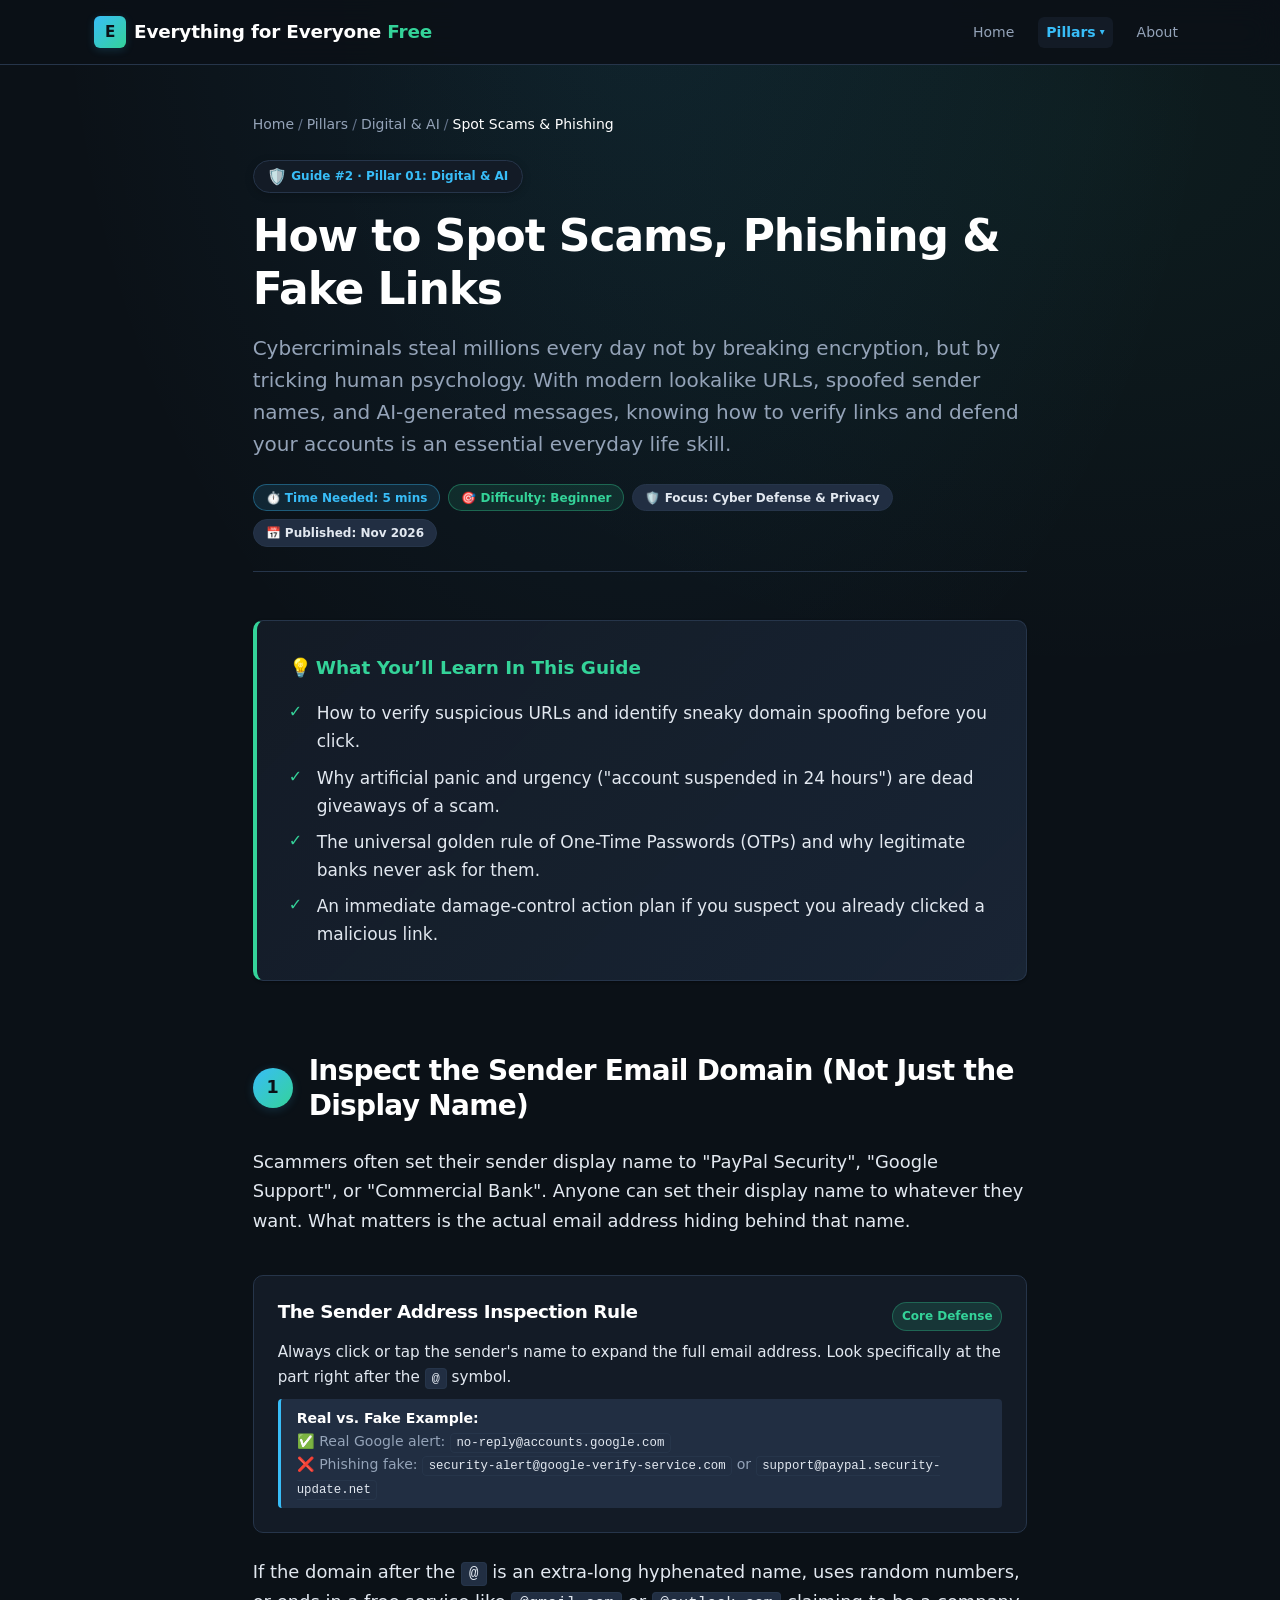
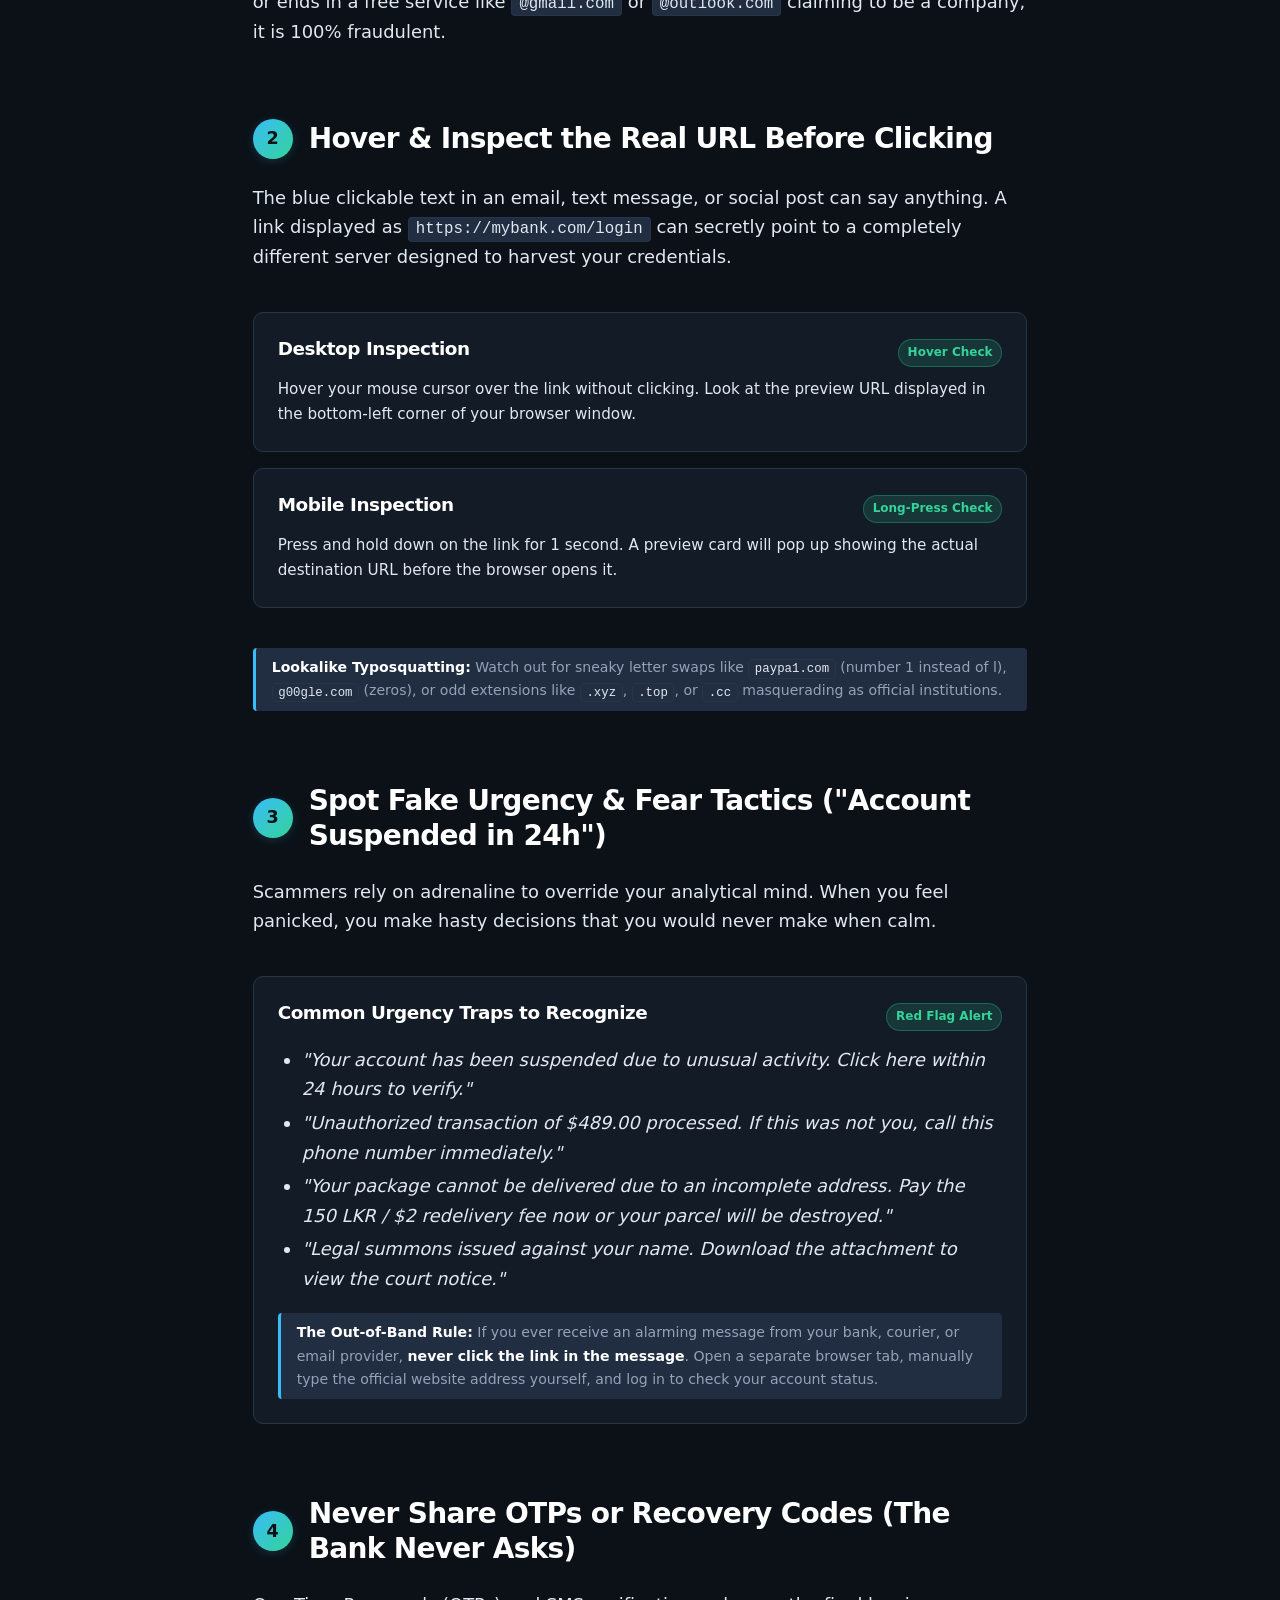
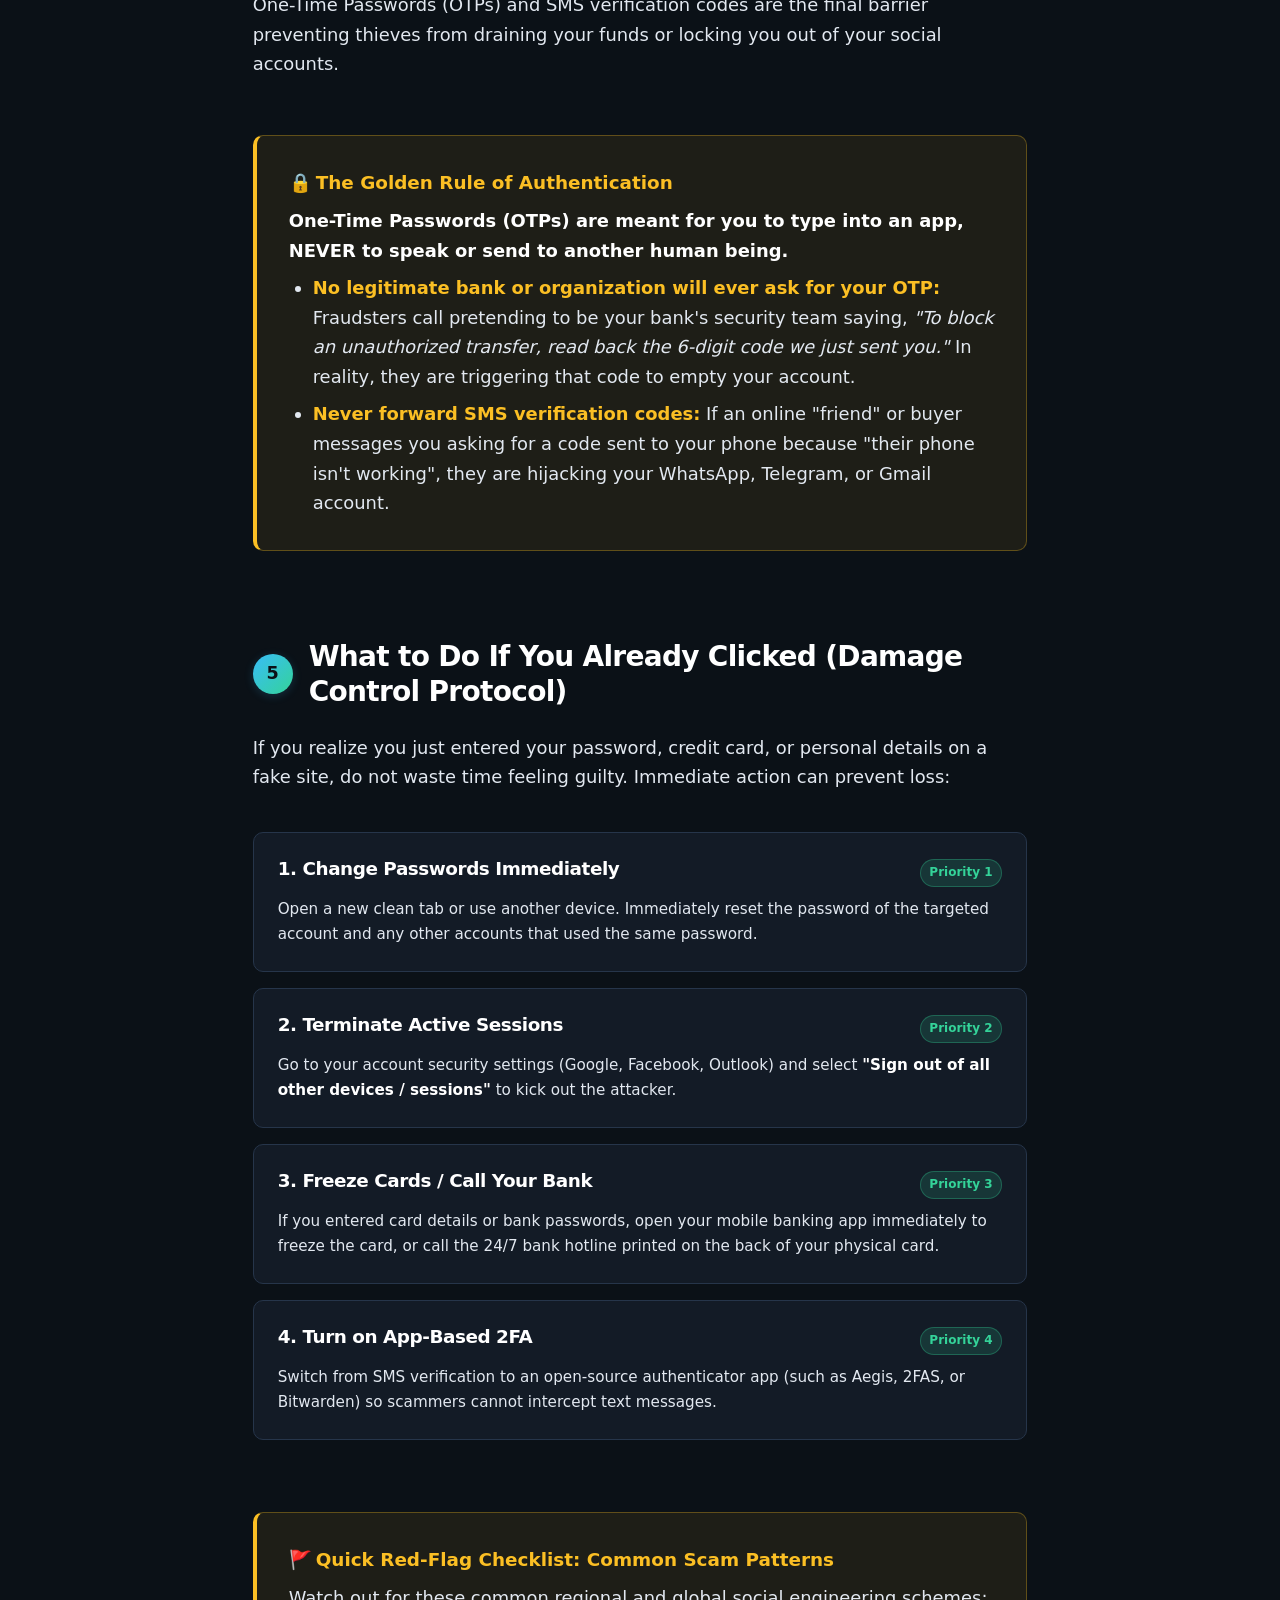
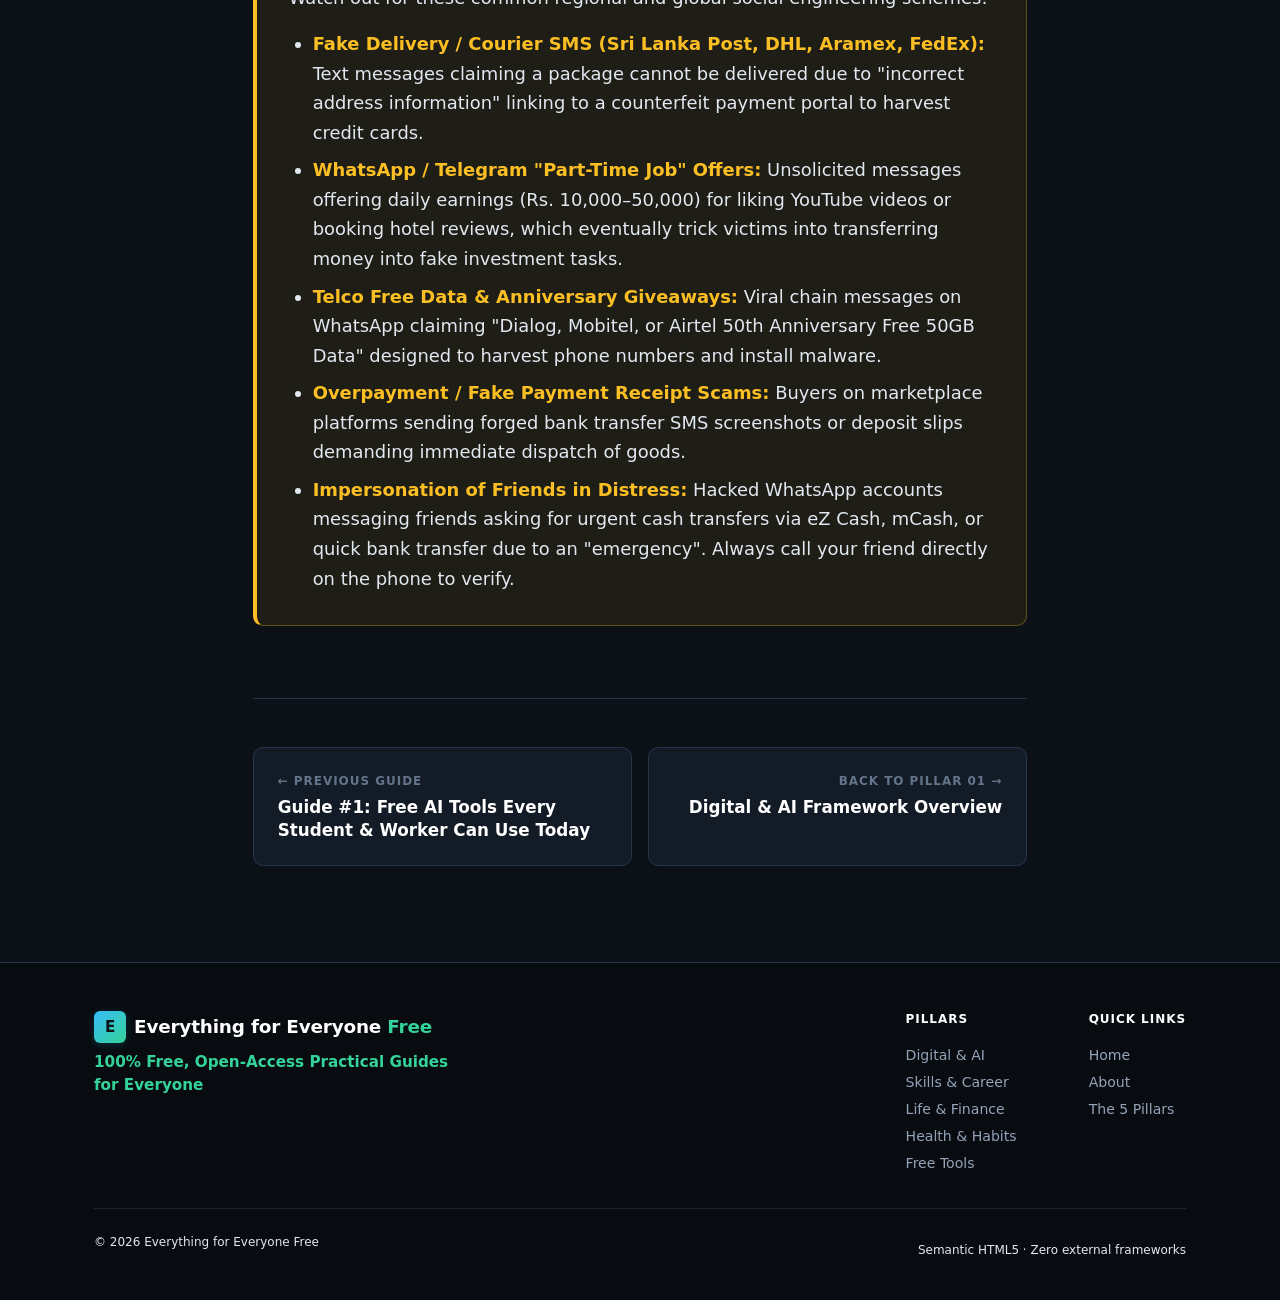
<file: guides/spot-scams-phishing.html>
<!DOCTYPE html>
<html lang="en">
<head>
  <meta charset="UTF-8">
  <meta name="viewport" content="width=device-width, initial-scale=1.0">
  <meta name="description" content="A practical guide on how to spot phishing emails, verify fake links, recognize urgency scams, and protect your bank, email, and social accounts.">
  <title>How to Spot Scams, Phishing &amp; Fake Links — Everything for Everyone Free</title>
  <link rel="stylesheet" href="../css/style.css">
</head>
<body class="pillar-ai">
  <a href="#main-content" class="skip-link">Skip to main content</a>

  <!-- Header & Navigation -->
  <header class="site-header">
    <div class="container header-inner">
      <a href="../index.html" class="brand-logo" aria-label="Everything for Everyone Free Homepage">
        <span class="brand-icon">E</span>
        <span>Everything for Everyone <span class="brand-highlight">Free</span></span>
      </a>

      <button class="nav-toggle" aria-label="Toggle navigation menu" aria-expanded="false" aria-controls="primary-nav">
        <span class="hamburger-box" aria-hidden="true">
          <span class="hamburger-inner"></span>
        </span>
      </button>

      <nav id="primary-nav" class="site-nav" aria-label="Primary navigation">
        <ul>
          <li><a href="../index.html">Home</a></li>
          <li class="nav-dropdown">
            <a href="../index.html#pillars" class="nav-dropdown-trigger active" aria-haspopup="true">Pillars <span class="dropdown-arrow" aria-hidden="true">▾</span></a>
            <div class="nav-dropdown-menu" role="menu">
              <a href="../pillars/digital-ai.html" class="active" role="menuitem">Digital &amp; AI</a>
              <a href="../pillars/skills-career.html" role="menuitem">Skills &amp; Career</a>
              <a href="../pillars/life-finance.html" role="menuitem">Life &amp; Finance</a>
              <a href="../pillars/health-habits.html" role="menuitem">Health &amp; Habits</a>
              <a href="../pillars/free-tools.html" role="menuitem">Free Tools</a>
            </div>
          </li>
          <li><a href="../about.html">About</a></li>
        </ul>
      </nav>
    </div>
  </header>

  <!-- Main Content -->
  <main id="main-content">
    <div class="container">
      <article class="article-wrapper">
        <!-- Breadcrumbs Navigation -->
        <nav aria-label="Breadcrumb" style="margin-bottom: var(--space-lg);">
          <ul class="breadcrumbs">
            <li><a href="../index.html">Home</a></li>
            <li><a href="../index.html#pillars">Pillars</a></li>
            <li><a href="../pillars/digital-ai.html">Digital &amp; AI</a></li>
            <li aria-current="page">Spot Scams &amp; Phishing</li>
          </ul>
        </nav>

        <!-- Article Header -->
        <header class="article-header">
          <div class="hero-badge badge badge-cyan" style="color: var(--pillar-ai); margin-bottom: var(--space-md);">
            <span class="card-icon" style="margin-bottom: 0; font-size: 1rem;">🛡️</span>
            <span>Guide #2 · Pillar 01: Digital &amp; AI</span>
          </div>

          <h1 class="article-title">How to Spot Scams, Phishing &amp; Fake Links</h1>

          <p class="article-lead">
            Cybercriminals steal millions every day not by breaking encryption, but by tricking human psychology. With modern lookalike URLs, spoofed sender names, and AI-generated messages, knowing how to verify links and defend your accounts is an essential everyday life skill.
          </p>

          <div class="article-meta">
            <span class="badge badge-cyan">⏱️ Time Needed: 5 mins</span>
            <span class="badge badge-emerald">🎯 Difficulty: Beginner</span>
            <span class="badge">🛡️ Focus: Cyber Defense &amp; Privacy</span>
            <span class="badge">📅 Published: Nov 2026</span>
          </div>
        </header>

        <!-- What You'll Learn Summary Box -->
        <aside class="learn-box" aria-label="What You'll Learn">
          <div class="learn-box-title">
            <span aria-hidden="true">💡</span>
            <span>What You’ll Learn In This Guide</span>
          </div>
          <ul class="learn-box-list">
            <li>How to verify suspicious URLs and identify sneaky domain spoofing before you click.</li>
            <li>Why artificial panic and urgency ("account suspended in 24 hours") are dead giveaways of a scam.</li>
            <li>The universal golden rule of One-Time Passwords (OTPs) and why legitimate banks never ask for them.</li>
            <li>An immediate damage-control action plan if you suspect you already clicked a malicious link.</li>
          </ul>
        </aside>

        <!-- 5-Step Scam Check -->
        <section class="step-section" id="step-1-sender-domain">
          <div class="step-header">
            <span class="step-number" aria-hidden="true">1</span>
            <h2 class="step-title">Inspect the Sender Email Domain (Not Just the Display Name)</h2>
          </div>

          <div class="step-content">
            <p>
              Scammers often set their sender display name to "PayPal Security", "Google Support", or "Commercial Bank". Anyone can set their display name to whatever they want. What matters is the actual email address hiding behind that name.
            </p>

            <div class="tool-card">
              <div class="tool-card-top">
                <h3 class="tool-name">The Sender Address Inspection Rule</h3>
                <span class="tool-badge">Core Defense</span>
              </div>
              <p class="tool-use-case">
                Always click or tap the sender's name to expand the full email address. Look specifically at the part right after the <code>@</code> symbol.
              </p>
              <div class="tool-pro-tip">
                <strong>Real vs. Fake Example:</strong><br>
                ✅ Real Google alert: <code>no-reply@accounts.google.com</code><br>
                ❌ Phishing fake: <code>security-alert@google-verify-service.com</code> or <code>support@paypal.security-update.net</code>
              </div>
            </div>
            <p>
              If the domain after the <code>@</code> is an extra-long hyphenated name, uses random numbers, or ends in a free service like <code>@gmail.com</code> or <code>@outlook.com</code> claiming to be a company, it is 100% fraudulent.
            </p>
          </div>
        </section>

        <section class="step-section" id="step-2-hover-urls">
          <div class="step-header">
            <span class="step-number" aria-hidden="true">2</span>
            <h2 class="step-title">Hover &amp; Inspect the Real URL Before Clicking</h2>
          </div>

          <div class="step-content">
            <p>
              The blue clickable text in an email, text message, or social post can say anything. A link displayed as <code>https://mybank.com/login</code> can secretly point to a completely different server designed to harvest your credentials.
            </p>

            <div class="tool-grid">
              <div class="tool-card">
                <div class="tool-card-top">
                  <h3 class="tool-name">Desktop Inspection</h3>
                  <span class="tool-badge">Hover Check</span>
                </div>
                <p class="tool-use-case">
                  Hover your mouse cursor over the link without clicking. Look at the preview URL displayed in the bottom-left corner of your browser window.
                </p>
              </div>

              <div class="tool-card">
                <div class="tool-card-top">
                  <h3 class="tool-name">Mobile Inspection</h3>
                  <span class="tool-badge">Long-Press Check</span>
                </div>
                <p class="tool-use-case">
                  Press and hold down on the link for 1 second. A preview card will pop up showing the actual destination URL before the browser opens it.
                </p>
              </div>
            </div>

            <div class="tool-pro-tip" style="margin-top: var(--space-md);">
              <strong>Lookalike Typosquatting:</strong> Watch out for sneaky letter swaps like <code>paypa1.com</code> (number 1 instead of l), <code>g00gle.com</code> (zeros), or odd extensions like <code>.xyz</code>, <code>.top</code>, or <code>.cc</code> masquerading as official institutions.
            </div>
          </div>
        </section>

        <section class="step-section" id="step-3-fake-urgency">
          <div class="step-header">
            <span class="step-number" aria-hidden="true">3</span>
            <h2 class="step-title">Spot Fake Urgency &amp; Fear Tactics ("Account Suspended in 24h")</h2>
          </div>

          <div class="step-content">
            <p>
              Scammers rely on adrenaline to override your analytical mind. When you feel panicked, you make hasty decisions that you would never make when calm.
            </p>

            <div class="tool-card">
              <div class="tool-card-top">
                <h3 class="tool-name">Common Urgency Traps to Recognize</h3>
                <span class="tool-badge">Red Flag Alert</span>
              </div>
              <ul style="padding-left: var(--space-lg); color: var(--color-text-body); display: flex; flex-direction: column; gap: var(--space-xs); margin-top: var(--space-xs);">
                <li><em>"Your account has been suspended due to unusual activity. Click here within 24 hours to verify."</em></li>
                <li><em>"Unauthorized transaction of $489.00 processed. If this was not you, call this phone number immediately."</em></li>
                <li><em>"Your package cannot be delivered due to an incomplete address. Pay the 150 LKR / $2 redelivery fee now or your parcel will be destroyed."</em></li>
                <li><em>"Legal summons issued against your name. Download the attachment to view the court notice."</em></li>
              </ul>
              <div class="tool-pro-tip" style="margin-top: var(--space-md);">
                <strong>The Out-of-Band Rule:</strong> If you ever receive an alarming message from your bank, courier, or email provider, <strong>never click the link in the message</strong>. Open a separate browser tab, manually type the official website address yourself, and log in to check your account status.
              </div>
            </div>
          </div>
        </section>

        <section class="step-section" id="step-4-otp-rules">
          <div class="step-header">
            <span class="step-number" aria-hidden="true">4</span>
            <h2 class="step-title">Never Share OTPs or Recovery Codes (The Bank Never Asks)</h2>
          </div>

          <div class="step-content">
            <p>
              One-Time Passwords (OTPs) and SMS verification codes are the final barrier preventing thieves from draining your funds or locking you out of your social accounts.
            </p>

            <div class="safety-box" style="margin-block: var(--space-md);">
              <div class="safety-box-title">
                <span aria-hidden="true">🔒</span>
                <span>The Golden Rule of Authentication</span>
              </div>
              <p style="margin-bottom: var(--space-sm); color: var(--color-text-white); font-weight: 600;">
                One-Time Passwords (OTPs) are meant for you to type into an app, NEVER to speak or send to another human being.
              </p>
              <ul>
                <li><strong>No legitimate bank or organization will ever ask for your OTP:</strong> Fraudsters call pretending to be your bank's security team saying, <em>"To block an unauthorized transfer, read back the 6-digit code we just sent you."</em> In reality, they are triggering that code to empty your account.</li>
                <li><strong>Never forward SMS verification codes:</strong> If an online "friend" or buyer messages you asking for a code sent to your phone because "their phone isn't working", they are hijacking your WhatsApp, Telegram, or Gmail account.</li>
              </ul>
            </div>
          </div>
        </section>

        <section class="step-section" id="step-5-damage-control">
          <div class="step-header">
            <span class="step-number" aria-hidden="true">5</span>
            <h2 class="step-title">What to Do If You Already Clicked (Damage Control Protocol)</h2>
          </div>

          <div class="step-content">
            <p>
              If you realize you just entered your password, credit card, or personal details on a fake site, do not waste time feeling guilty. Immediate action can prevent loss:
            </p>

            <div class="tool-grid">
              <div class="tool-card">
                <div class="tool-card-top">
                  <h3 class="tool-name">1. Change Passwords Immediately</h3>
                  <span class="tool-badge">Priority 1</span>
                </div>
                <p class="tool-use-case">
                  Open a new clean tab or use another device. Immediately reset the password of the targeted account and any other accounts that used the same password.
                </p>
              </div>

              <div class="tool-card">
                <div class="tool-card-top">
                  <h3 class="tool-name">2. Terminate Active Sessions</h3>
                  <span class="tool-badge">Priority 2</span>
                </div>
                <p class="tool-use-case">
                  Go to your account security settings (Google, Facebook, Outlook) and select <strong>"Sign out of all other devices / sessions"</strong> to kick out the attacker.
                </p>
              </div>

              <div class="tool-card">
                <div class="tool-card-top">
                  <h3 class="tool-name">3. Freeze Cards / Call Your Bank</h3>
                  <span class="tool-badge">Priority 3</span>
                </div>
                <p class="tool-use-case">
                  If you entered card details or bank passwords, open your mobile banking app immediately to freeze the card, or call the 24/7 bank hotline printed on the back of your physical card.
                </p>
              </div>

              <div class="tool-card">
                <div class="tool-card-top">
                  <h3 class="tool-name">4. Turn on App-Based 2FA</h3>
                  <span class="tool-badge">Priority 4</span>
                </div>
                <p class="tool-use-case">
                  Switch from SMS verification to an open-source authenticator app (such as Aegis, 2FAS, or Bitwarden) so scammers cannot intercept text messages.
                </p>
              </div>
            </div>
          </div>
        </section>

        <!-- Quick Red-Flag Checklist: Common Scam Patterns -->
        <section class="step-section" id="red-flags">
          <div class="safety-box">
            <div class="safety-box-title">
              <span aria-hidden="true">🚩</span>
              <span>Quick Red-Flag Checklist: Common Scam Patterns</span>
            </div>
            <p style="margin-bottom: var(--space-md); color: var(--color-text-body);">
              Watch out for these common regional and global social engineering schemes:
            </p>
            <ul>
              <li>
                <strong>Fake Delivery / Courier SMS (Sri Lanka Post, DHL, Aramex, FedEx):</strong> Text messages claiming a package cannot be delivered due to "incorrect address information" linking to a counterfeit payment portal to harvest credit cards.
              </li>
              <li>
                <strong>WhatsApp / Telegram "Part-Time Job" Offers:</strong> Unsolicited messages offering daily earnings (Rs. 10,000–50,000) for liking YouTube videos or booking hotel reviews, which eventually trick victims into transferring money into fake investment tasks.
              </li>
              <li>
                <strong>Telco Free Data &amp; Anniversary Giveaways:</strong> Viral chain messages on WhatsApp claiming "Dialog, Mobitel, or Airtel 50th Anniversary Free 50GB Data" designed to harvest phone numbers and install malware.
              </li>
              <li>
                <strong>Overpayment / Fake Payment Receipt Scams:</strong> Buyers on marketplace platforms sending forged bank transfer SMS screenshots or deposit slips demanding immediate dispatch of goods.
              </li>
              <li>
                <strong>Impersonation of Friends in Distress:</strong> Hacked WhatsApp accounts messaging friends asking for urgent cash transfers via eZ Cash, mCash, or quick bank transfer due to an "emergency". Always call your friend directly on the phone to verify.
              </li>
            </ul>
          </div>
        </section>

        <!-- Next / Previous Guide Navigation -->
        <nav class="guide-nav" aria-label="Tutorial Navigation">
          <a href="free-ai-tools.html" class="guide-nav-item">
            <span class="guide-nav-label">← Previous Guide</span>
            <span class="guide-nav-title">Guide #1: Free AI Tools Every Student &amp; Worker Can Use Today</span>
          </a>
          <a href="../pillars/digital-ai.html" class="guide-nav-item next">
            <span class="guide-nav-label">Back to Pillar 01 →</span>
            <span class="guide-nav-title">Digital &amp; AI Framework Overview</span>
          </a>
        </nav>
      </article>
    </div>
  </main>

  <!-- Site Footer -->
  <footer class="site-footer">
    <div class="container footer-inner">
      <div class="footer-top">
        <div class="footer-brand">
          <a href="../index.html" class="brand-logo" aria-label="Everything for Everyone Free Homepage">
            <span class="brand-icon">E</span>
            <span>Everything for Everyone <span class="brand-highlight">Free</span></span>
          </a>
          <p class="footer-tagline">
            100% Free, Open-Access Practical Guides for Everyone
          </p>
        </div>

        <div class="footer-links-group">
          <div class="footer-col">
            <h4>Pillars</h4>
            <ul>
              <li><a href="../pillars/digital-ai.html">Digital &amp; AI</a></li>
              <li><a href="../pillars/skills-career.html">Skills &amp; Career</a></li>
              <li><a href="../pillars/life-finance.html">Life &amp; Finance</a></li>
              <li><a href="../pillars/health-habits.html">Health &amp; Habits</a></li>
              <li><a href="../pillars/free-tools.html">Free Tools</a></li>
            </ul>
          </div>

          <div class="footer-col">
            <h4>Quick Links</h4>
            <ul>
              <li><a href="../index.html">Home</a></li>
              <li><a href="../about.html">About</a></li>
              <li><a href="../index.html#pillars">The 5 Pillars</a></li>
            </ul>
          </div>
        </div>
      </div>

      <div class="footer-bottom">
        <p>© 2026 Everything for Everyone Free</p>
        <p>Semantic HTML5 · Zero external frameworks</p>
      </div>
    </div>
  </footer>

  <script src="../js/main.js"></script>
</body>
</html>
</file>
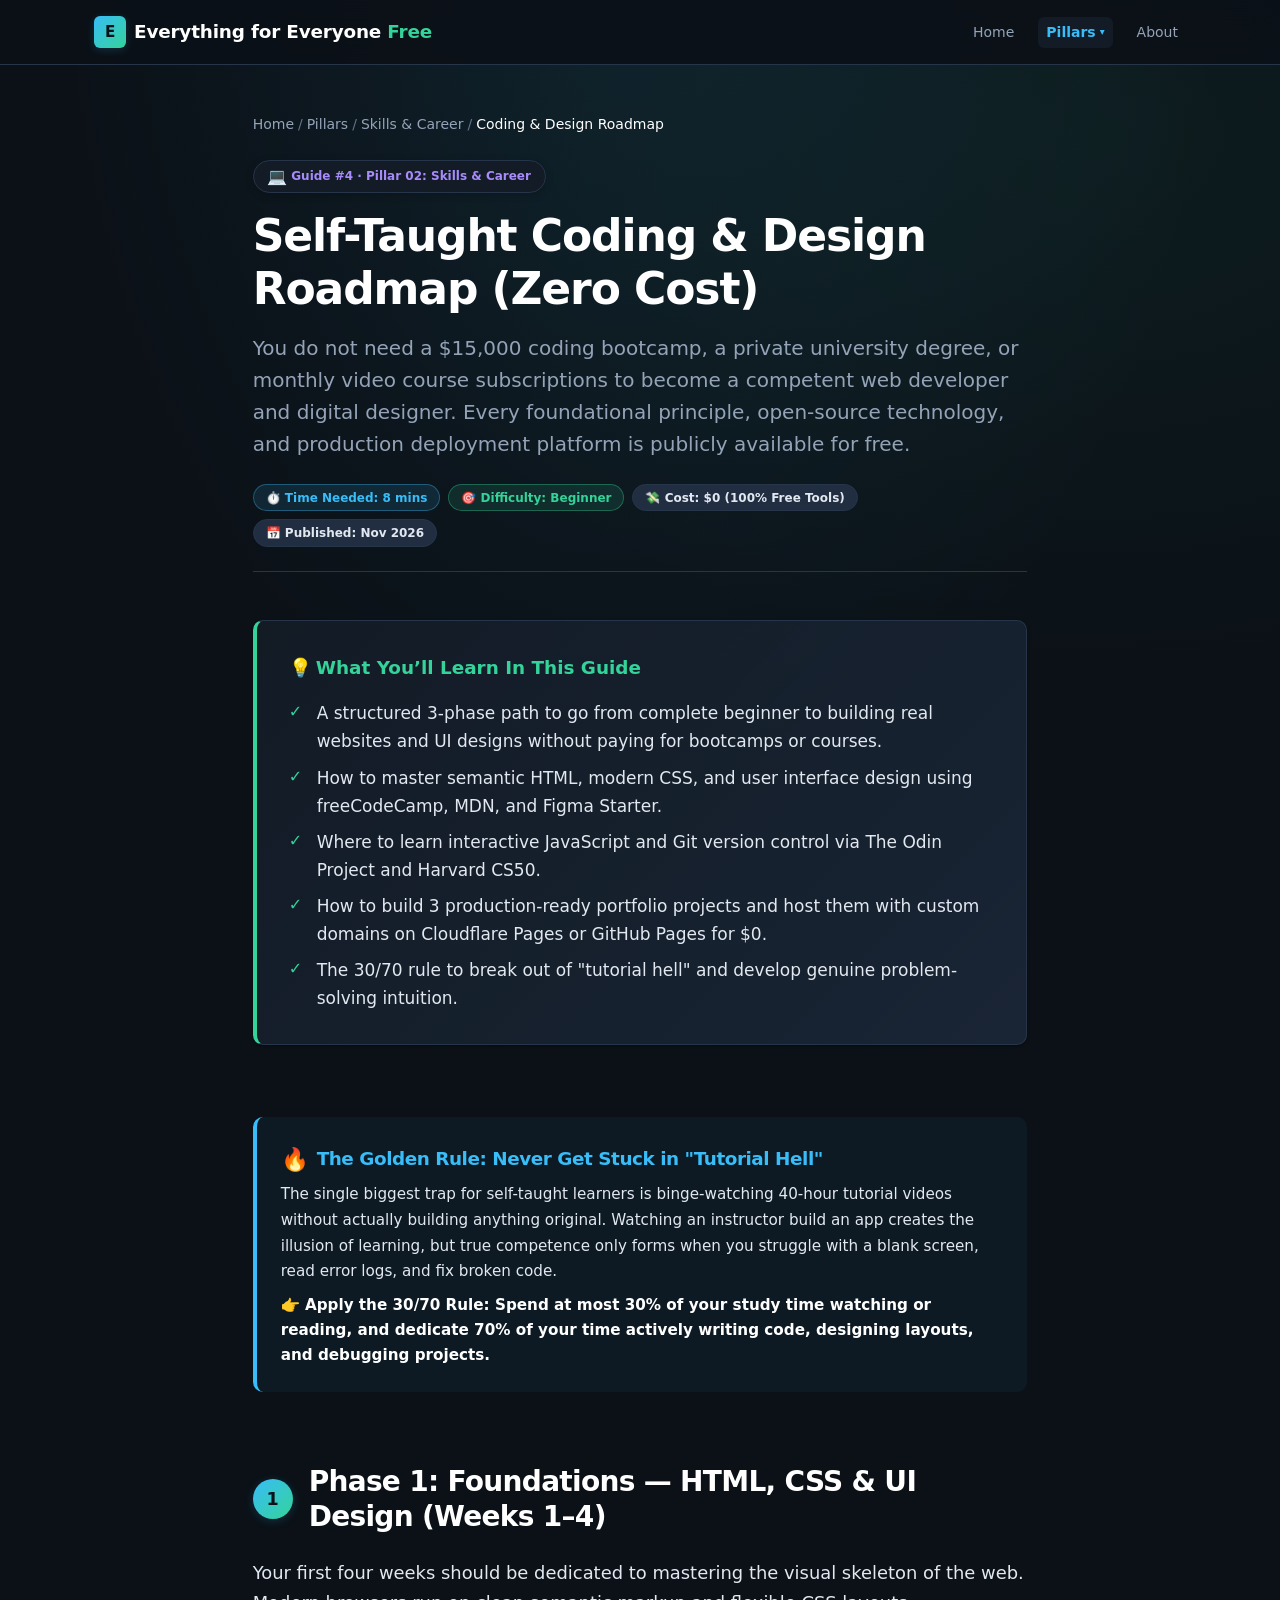
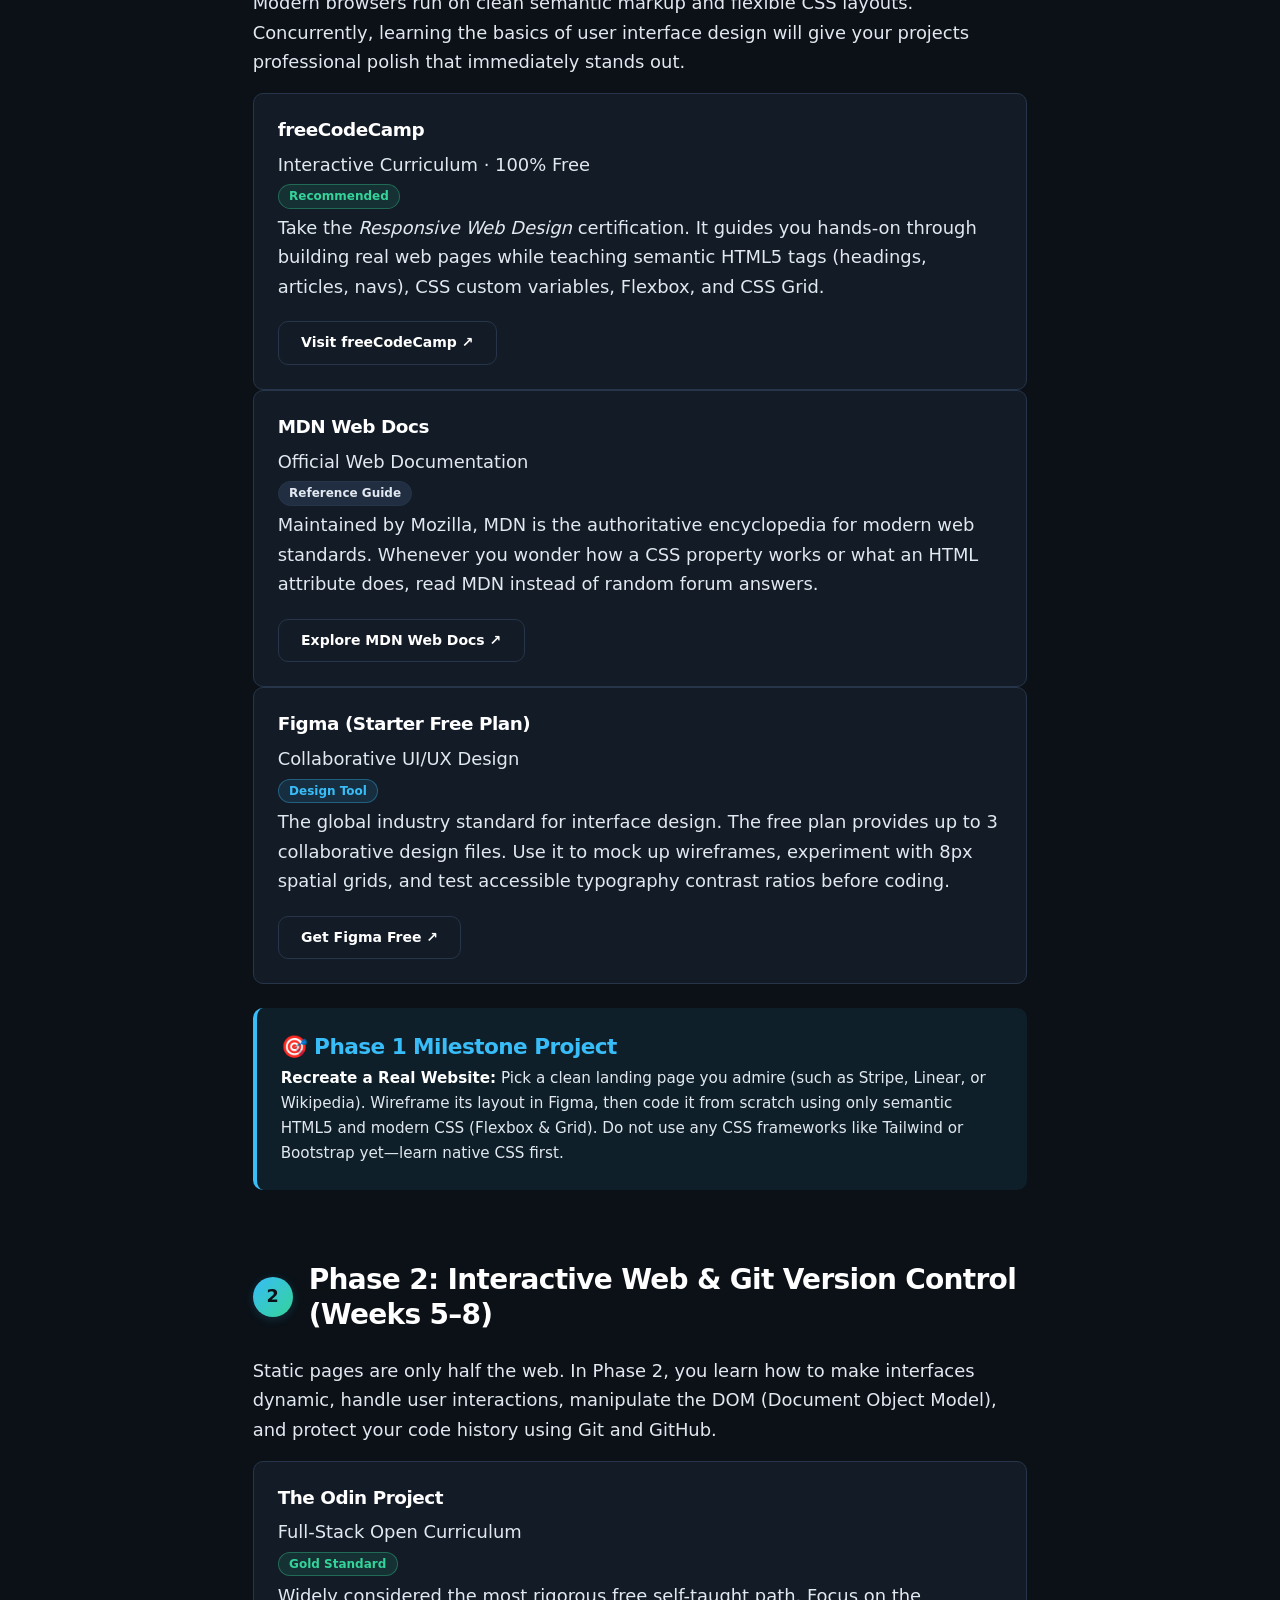
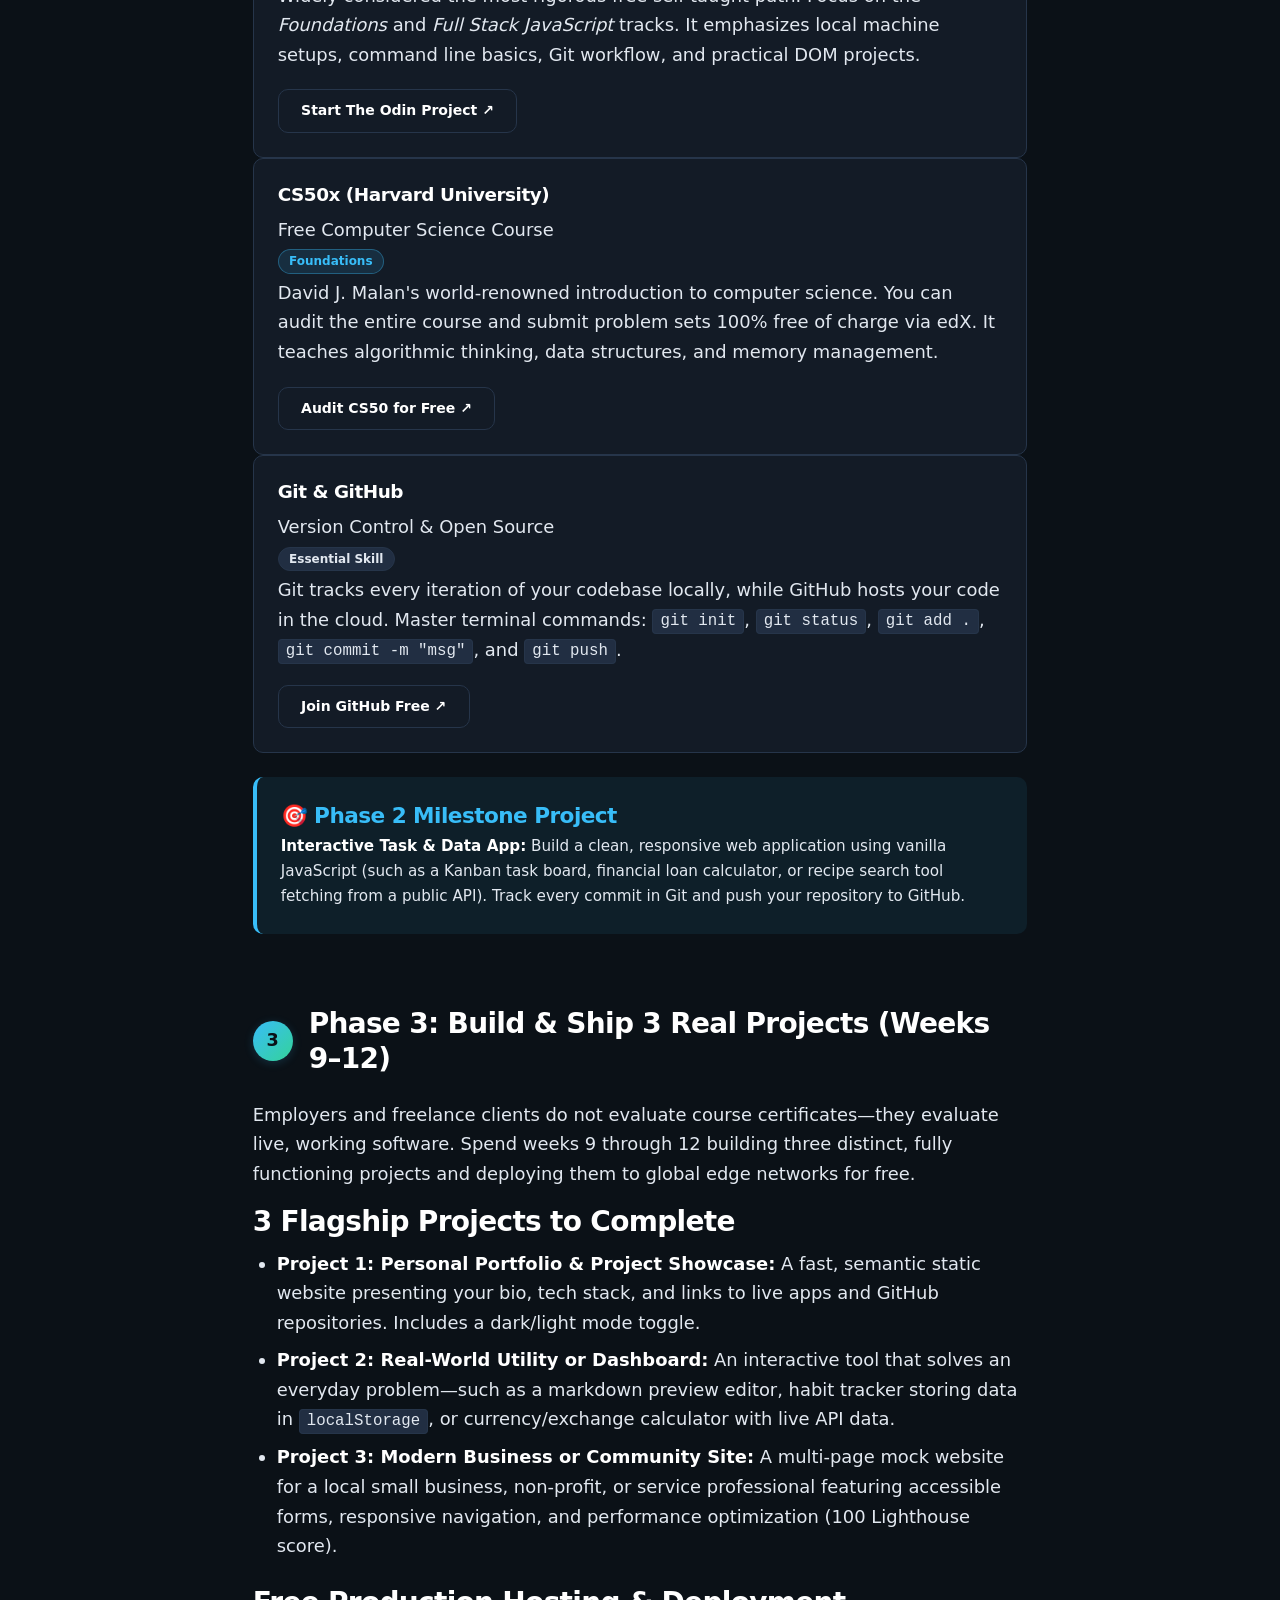
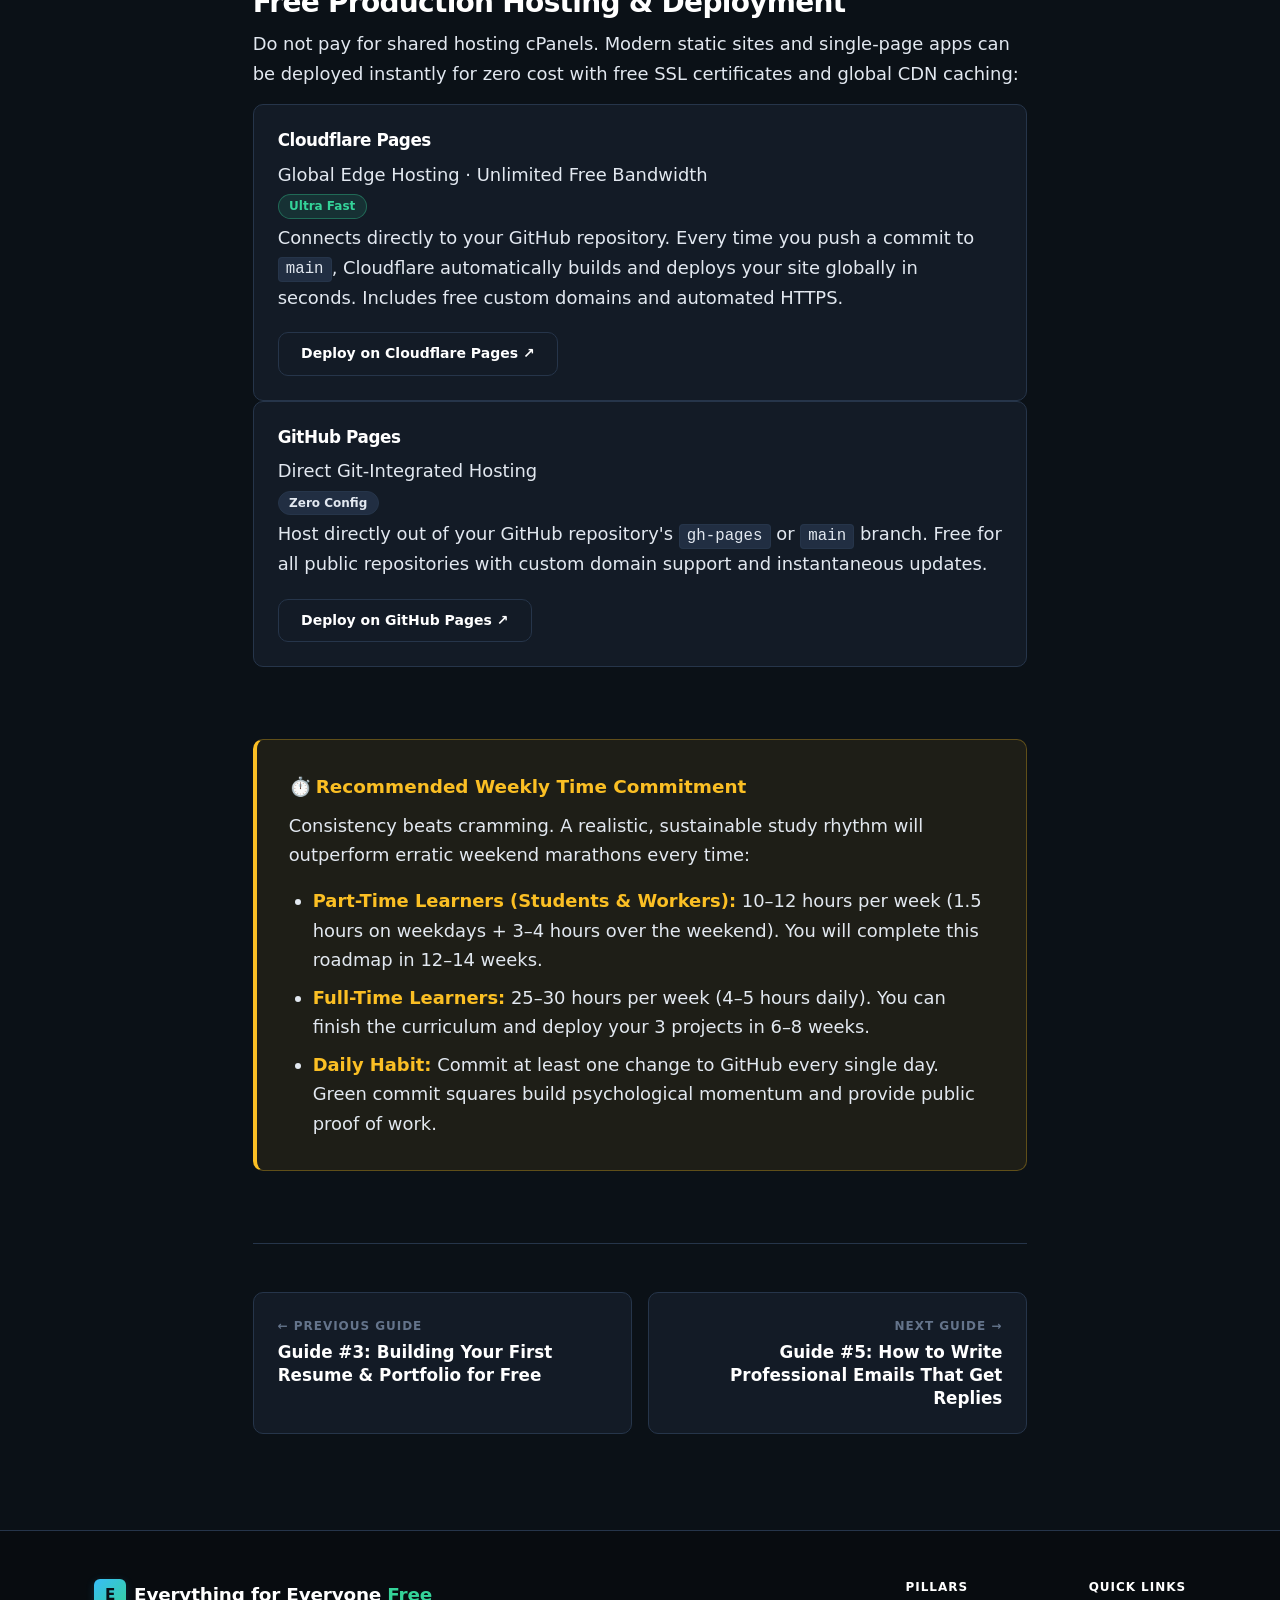
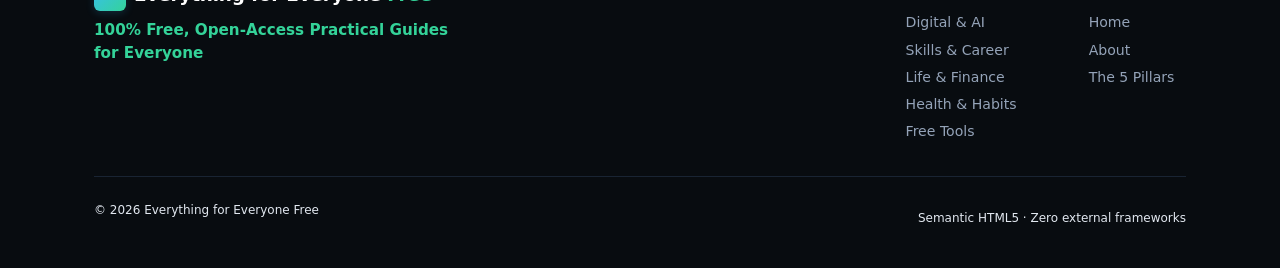
<file: guides/zero-cost-coding-design.html>
<!DOCTYPE html>
<html lang="en">
<head>
  <meta charset="UTF-8">
  <meta name="viewport" content="width=device-width, initial-scale=1.0">
  <meta name="description" content="A complete 12-week roadmap to learning web development and UI design from scratch at zero cost using freeCodeCamp, MDN, Figma, The Odin Project, and GitHub.">
  <title>Self-Taught Coding &amp; Design Roadmap (Zero Cost) — Everything for Everyone Free</title>
  <link rel="stylesheet" href="../css/style.css">
</head>
<body class="pillar-career">
  <a href="#main-content" class="skip-link">Skip to main content</a>

  <!-- Header & Navigation -->
  <header class="site-header">
    <div class="container header-inner">
      <a href="../index.html" class="brand-logo" aria-label="Everything for Everyone Free Homepage">
        <span class="brand-icon">E</span>
        <span>Everything for Everyone <span class="brand-highlight">Free</span></span>
      </a>

      <button class="nav-toggle" aria-label="Toggle navigation menu" aria-expanded="false" aria-controls="primary-nav">
        <span class="hamburger-box" aria-hidden="true">
          <span class="hamburger-inner"></span>
        </span>
      </button>

      <nav id="primary-nav" class="site-nav" aria-label="Primary navigation">
        <ul>
          <li><a href="../index.html">Home</a></li>
          <li class="nav-dropdown">
            <a href="../index.html#pillars" class="nav-dropdown-trigger active" aria-haspopup="true">Pillars <span class="dropdown-arrow" aria-hidden="true">▾</span></a>
            <div class="nav-dropdown-menu" role="menu">
              <a href="../pillars/digital-ai.html" role="menuitem">Digital &amp; AI</a>
              <a href="../pillars/skills-career.html" class="active" role="menuitem">Skills &amp; Career</a>
              <a href="../pillars/life-finance.html" role="menuitem">Life &amp; Finance</a>
              <a href="../pillars/health-habits.html" role="menuitem">Health &amp; Habits</a>
              <a href="../pillars/free-tools.html" role="menuitem">Free Tools</a>
            </div>
          </li>
          <li><a href="../about.html">About</a></li>
        </ul>
      </nav>
    </div>
  </header>

  <!-- Main Content -->
  <main id="main-content">
    <div class="container">
      <article class="article-wrapper">
        <!-- Breadcrumbs Navigation -->
        <nav aria-label="Breadcrumb" style="margin-bottom: var(--space-lg);">
          <ul class="breadcrumbs">
            <li><a href="../index.html">Home</a></li>
            <li><a href="../index.html#pillars">Pillars</a></li>
            <li><a href="../pillars/skills-career.html">Skills &amp; Career</a></li>
            <li aria-current="page">Coding &amp; Design Roadmap</li>
          </ul>
        </nav>

        <!-- Article Header -->
        <header class="article-header">
          <div class="hero-badge badge badge-emerald" style="color: var(--pillar-career); margin-bottom: var(--space-md);">
            <span class="card-icon" style="margin-bottom: 0; font-size: 1rem;">💻</span>
            <span>Guide #4 · Pillar 02: Skills &amp; Career</span>
          </div>

          <h1 class="article-title">Self-Taught Coding &amp; Design Roadmap (Zero Cost)</h1>

          <p class="article-lead">
            You do not need a $15,000 coding bootcamp, a private university degree, or monthly video course subscriptions to become a competent web developer and digital designer. Every foundational principle, open-source technology, and production deployment platform is publicly available for free.
          </p>

          <div class="article-meta">
            <span class="badge badge-cyan">⏱️ Time Needed: 8 mins</span>
            <span class="badge badge-emerald">🎯 Difficulty: Beginner</span>
            <span class="badge">💸 Cost: $0 (100% Free Tools)</span>
            <span class="badge">📅 Published: Nov 2026</span>
          </div>
        </header>

        <!-- What You'll Learn Summary Box -->
        <aside class="learn-box" aria-label="What You'll Learn">
          <div class="learn-box-title">
            <span aria-hidden="true">💡</span>
            <span>What You’ll Learn In This Guide</span>
          </div>
          <ul class="learn-box-list">
            <li>A structured 3-phase path to go from complete beginner to building real websites and UI designs without paying for bootcamps or courses.</li>
            <li>How to master semantic HTML, modern CSS, and user interface design using freeCodeCamp, MDN, and Figma Starter.</li>
            <li>Where to learn interactive JavaScript and Git version control via The Odin Project and Harvard CS50.</li>
            <li>How to build 3 production-ready portfolio projects and host them with custom domains on Cloudflare Pages or GitHub Pages for $0.</li>
            <li>The 30/70 rule to break out of "tutorial hell" and develop genuine problem-solving intuition.</li>
          </ul>
        </aside>

        <!-- Golden Rule Callout Box -->
        <section class="step-section" id="golden-rule">
          <div class="callout" style="border-left: 4px solid var(--color-cyan); background-color: rgba(56, 189, 248, 0.05);">
            <div style="display: flex; align-items: center; gap: var(--space-sm); margin-bottom: var(--space-xs);">
              <span style="font-size: 1.4rem;" aria-hidden="true">🔥</span>
              <h3 style="margin-bottom: 0; color: var(--color-cyan); font-size: 1.15rem;">The Golden Rule: Never Get Stuck in "Tutorial Hell"</h3>
            </div>
            <p style="margin-bottom: var(--space-sm); color: var(--color-text-body); line-height: 1.7;">
              The single biggest trap for self-taught learners is binge-watching 40-hour tutorial videos without actually building anything original. Watching an instructor build an app creates the illusion of learning, but true competence only forms when you struggle with a blank screen, read error logs, and fix broken code.
            </p>
            <p style="margin-bottom: 0; font-weight: 600; color: var(--color-text-white);">
              👉 Apply the 30/70 Rule: Spend at most 30% of your study time watching or reading, and dedicate 70% of your time actively writing code, designing layouts, and debugging projects.
            </p>
          </div>
        </section>

        <!-- Phase 1: Foundations (Weeks 1–4) -->
        <section class="step-section" id="phase-1-foundations">
          <div class="step-header">
            <span class="step-number" aria-hidden="true">1</span>
            <h2 class="step-title">Phase 1: Foundations — HTML, CSS &amp; UI Design (Weeks 1–4)</h2>
          </div>

          <p class="step-desc">
            Your first four weeks should be dedicated to mastering the visual skeleton of the web. Modern browsers run on clean semantic markup and flexible CSS layouts. Concurrently, learning the basics of user interface design will give your projects professional polish that immediately stands out.
          </p>

          <div class="tools-grid">
            <!-- freeCodeCamp -->
            <div class="tool-card">
              <div class="tool-header">
                <div>
                  <h3 class="tool-name">freeCodeCamp</h3>
                  <span class="tool-tag">Interactive Curriculum · 100% Free</span>
                </div>
                <span class="badge badge-emerald">Recommended</span>
              </div>
              <p class="tool-desc">
                Take the <em>Responsive Web Design</em> certification. It guides you hands-on through building real web pages while teaching semantic HTML5 tags (headings, articles, navs), CSS custom variables, Flexbox, and CSS Grid.
              </p>
              <div class="tool-footer">
                <a href="https://www.freecodecamp.org/" class="btn btn-secondary" target="_blank" rel="noopener noreferrer">
                  Visit freeCodeCamp ↗
                </a>
              </div>
            </div>

            <!-- MDN Web Docs -->
            <div class="tool-card">
              <div class="tool-header">
                <div>
                  <h3 class="tool-name">MDN Web Docs</h3>
                  <span class="tool-tag">Official Web Documentation</span>
                </div>
                <span class="badge">Reference Guide</span>
              </div>
              <p class="tool-desc">
                Maintained by Mozilla, MDN is the authoritative encyclopedia for modern web standards. Whenever you wonder how a CSS property works or what an HTML attribute does, read MDN instead of random forum answers.
              </p>
              <div class="tool-footer">
                <a href="https://developer.mozilla.org/" class="btn btn-secondary" target="_blank" rel="noopener noreferrer">
                  Explore MDN Web Docs ↗
                </a>
              </div>
            </div>

            <!-- Figma Free Plan -->
            <div class="tool-card">
              <div class="tool-header">
                <div>
                  <h3 class="tool-name">Figma (Starter Free Plan)</h3>
                  <span class="tool-tag">Collaborative UI/UX Design</span>
                </div>
                <span class="badge badge-cyan">Design Tool</span>
              </div>
              <p class="tool-desc">
                The global industry standard for interface design. The free plan provides up to 3 collaborative design files. Use it to mock up wireframes, experiment with 8px spatial grids, and test accessible typography contrast ratios before coding.
              </p>
              <div class="tool-footer">
                <a href="https://www.figma.com/" class="btn btn-secondary" target="_blank" rel="noopener noreferrer">
                  Get Figma Free ↗
                </a>
              </div>
            </div>
          </div>

          <div class="callout" style="margin-top: var(--space-lg);">
            <h4>🎯 Phase 1 Milestone Project</h4>
            <p style="margin-bottom: 0;">
              <strong>Recreate a Real Website:</strong> Pick a clean landing page you admire (such as Stripe, Linear, or Wikipedia). Wireframe its layout in Figma, then code it from scratch using only semantic HTML5 and modern CSS (Flexbox &amp; Grid). Do not use any CSS frameworks like Tailwind or Bootstrap yet—learn native CSS first.
            </p>
          </div>
        </section>

        <!-- Phase 2: Interactive Web & Git (Weeks 5–8) -->
        <section class="step-section" id="phase-2-javascript-git">
          <div class="step-header">
            <span class="step-number" aria-hidden="true">2</span>
            <h2 class="step-title">Phase 2: Interactive Web &amp; Git Version Control (Weeks 5–8)</h2>
          </div>

          <p class="step-desc">
            Static pages are only half the web. In Phase 2, you learn how to make interfaces dynamic, handle user interactions, manipulate the DOM (Document Object Model), and protect your code history using Git and GitHub.
          </p>

          <div class="tools-grid">
            <!-- The Odin Project -->
            <div class="tool-card">
              <div class="tool-header">
                <div>
                  <h3 class="tool-name">The Odin Project</h3>
                  <span class="tool-tag">Full-Stack Open Curriculum</span>
                </div>
                <span class="badge badge-emerald">Gold Standard</span>
              </div>
              <p class="tool-desc">
                Widely considered the most rigorous free self-taught path. Focus on the <em>Foundations</em> and <em>Full Stack JavaScript</em> tracks. It emphasizes local machine setups, command line basics, Git workflow, and practical DOM projects.
              </p>
              <div class="tool-footer">
                <a href="https://www.theodinproject.com/" class="btn btn-secondary" target="_blank" rel="noopener noreferrer">
                  Start The Odin Project ↗
                </a>
              </div>
            </div>

            <!-- Harvard CS50x -->
            <div class="tool-card">
              <div class="tool-header">
                <div>
                  <h3 class="tool-name">CS50x (Harvard University)</h3>
                  <span class="tool-tag">Free Computer Science Course</span>
                </div>
                <span class="badge badge-cyan">Foundations</span>
              </div>
              <p class="tool-desc">
                David J. Malan's world-renowned introduction to computer science. You can audit the entire course and submit problem sets 100% free of charge via edX. It teaches algorithmic thinking, data structures, and memory management.
              </p>
              <div class="tool-footer">
                <a href="https://cs50.harvard.edu/x/" class="btn btn-secondary" target="_blank" rel="noopener noreferrer">
                  Audit CS50 for Free ↗
                </a>
              </div>
            </div>

            <!-- GitHub & Git -->
            <div class="tool-card">
              <div class="tool-header">
                <div>
                  <h3 class="tool-name">Git &amp; GitHub</h3>
                  <span class="tool-tag">Version Control &amp; Open Source</span>
                </div>
                <span class="badge">Essential Skill</span>
              </div>
              <p class="tool-desc">
                Git tracks every iteration of your codebase locally, while GitHub hosts your code in the cloud. Master terminal commands: <code>git init</code>, <code>git status</code>, <code>git add .</code>, <code>git commit -m "msg"</code>, and <code>git push</code>.
              </p>
              <div class="tool-footer">
                <a href="https://github.com/" class="btn btn-secondary" target="_blank" rel="noopener noreferrer">
                  Join GitHub Free ↗
                </a>
              </div>
            </div>
          </div>

          <div class="callout" style="margin-top: var(--space-lg);">
            <h4>🎯 Phase 2 Milestone Project</h4>
            <p style="margin-bottom: 0;">
              <strong>Interactive Task &amp; Data App:</strong> Build a clean, responsive web application using vanilla JavaScript (such as a Kanban task board, financial loan calculator, or recipe search tool fetching from a public API). Track every commit in Git and push your repository to GitHub.
            </p>
          </div>
        </section>

        <!-- Phase 3: Build & Ship (Weeks 9–12) -->
        <section class="step-section" id="phase-3-build-ship">
          <div class="step-header">
            <span class="step-number" aria-hidden="true">3</span>
            <h2 class="step-title">Phase 3: Build &amp; Ship 3 Real Projects (Weeks 9–12)</h2>
          </div>

          <p class="step-desc">
            Employers and freelance clients do not evaluate course certificates—they evaluate live, working software. Spend weeks 9 through 12 building three distinct, fully functioning projects and deploying them to global edge networks for free.
          </p>

          <div class="step-details">
            <h3>3 Flagship Projects to Complete</h3>
            <ul style="padding-left: var(--space-lg); color: var(--color-text-body); display: flex; flex-direction: column; gap: var(--space-sm); margin-bottom: var(--space-lg);">
              <li>
                <strong>Project 1: Personal Portfolio &amp; Project Showcase:</strong> A fast, semantic static website presenting your bio, tech stack, and links to live apps and GitHub repositories. Includes a dark/light mode toggle.
              </li>
              <li>
                <strong>Project 2: Real-World Utility or Dashboard:</strong> An interactive tool that solves an everyday problem—such as a markdown preview editor, habit tracker storing data in <code>localStorage</code>, or currency/exchange calculator with live API data.
              </li>
              <li>
                <strong>Project 3: Modern Business or Community Site:</strong> A multi-page mock website for a local small business, non-profit, or service professional featuring accessible forms, responsive navigation, and performance optimization (100 Lighthouse score).
              </li>
            </ul>

            <h3>Free Production Hosting &amp; Deployment</h3>
            <p>
              Do not pay for shared hosting cPanels. Modern static sites and single-page apps can be deployed instantly for zero cost with free SSL certificates and global CDN caching:
            </p>
            <div class="tools-grid">
              <div class="tool-card">
                <div class="tool-header">
                  <div>
                    <h4 class="tool-name" style="font-size: 1.05rem;">Cloudflare Pages</h4>
                    <span class="tool-tag">Global Edge Hosting · Unlimited Free Bandwidth</span>
                  </div>
                  <span class="badge badge-emerald">Ultra Fast</span>
                </div>
                <p class="tool-desc">
                  Connects directly to your GitHub repository. Every time you push a commit to <code>main</code>, Cloudflare automatically builds and deploys your site globally in seconds. Includes free custom domains and automated HTTPS.
                </p>
                <div class="tool-footer">
                  <a href="https://pages.cloudflare.com/" class="btn btn-secondary" target="_blank" rel="noopener noreferrer">
                    Deploy on Cloudflare Pages ↗
                  </a>
                </div>
              </div>

              <div class="tool-card">
                <div class="tool-header">
                  <div>
                    <h4 class="tool-name" style="font-size: 1.05rem;">GitHub Pages</h4>
                    <span class="tool-tag">Direct Git-Integrated Hosting</span>
                  </div>
                  <span class="badge">Zero Config</span>
                </div>
                <p class="tool-desc">
                  Host directly out of your GitHub repository's <code>gh-pages</code> or <code>main</code> branch. Free for all public repositories with custom domain support and instantaneous updates.
                </p>
                <div class="tool-footer">
                  <a href="https://pages.github.com/" class="btn btn-secondary" target="_blank" rel="noopener noreferrer">
                    Deploy on GitHub Pages ↗
                  </a>
                </div>
              </div>
            </div>
          </div>
        </section>

        <!-- Weekly Study Routine & Next Steps -->
        <section class="step-section" id="study-routine">
          <div class="safety-box">
            <div class="safety-box-title">
              <span aria-hidden="true">⏱️</span>
              <span>Recommended Weekly Time Commitment</span>
            </div>
            <p style="margin-bottom: var(--space-md); color: var(--color-text-body);">
              Consistency beats cramming. A realistic, sustainable study rhythm will outperform erratic weekend marathons every time:
            </p>
            <ul>
              <li>
                <strong>Part-Time Learners (Students &amp; Workers):</strong> 10–12 hours per week (1.5 hours on weekdays + 3–4 hours over the weekend). You will complete this roadmap in 12–14 weeks.
              </li>
              <li>
                <strong>Full-Time Learners:</strong> 25–30 hours per week (4–5 hours daily). You can finish the curriculum and deploy your 3 projects in 6–8 weeks.
              </li>
              <li>
                <strong>Daily Habit:</strong> Commit at least one change to GitHub every single day. Green commit squares build psychological momentum and provide public proof of work.
              </li>
            </ul>
          </div>
        </section>

        <!-- Next / Previous Guide Navigation -->
        <nav class="guide-nav" aria-label="Tutorial Navigation">
          <a href="free-resume-portfolio.html" class="guide-nav-item">
            <span class="guide-nav-label">← Previous Guide</span>
            <span class="guide-nav-title">Guide #3: Building Your First Resume &amp; Portfolio for Free</span>
          </a>
          <a href="professional-emails.html" class="guide-nav-item next">
            <span class="guide-nav-label">Next Guide →</span>
            <span class="guide-nav-title">Guide #5: How to Write Professional Emails That Get Replies</span>
          </a>
        </nav>
      </article>
    </div>
  </main>

  <!-- Site Footer -->
  <footer class="site-footer">
    <div class="container footer-inner">
      <div class="footer-top">
        <div class="footer-brand">
          <a href="../index.html" class="brand-logo" aria-label="Everything for Everyone Free Homepage">
            <span class="brand-icon">E</span>
            <span>Everything for Everyone <span class="brand-highlight">Free</span></span>
          </a>
          <p class="footer-tagline">
            100% Free, Open-Access Practical Guides for Everyone
          </p>
        </div>

        <div class="footer-links-group">
          <div class="footer-col">
            <h4>Pillars</h4>
            <ul>
              <li><a href="../pillars/digital-ai.html">Digital &amp; AI</a></li>
              <li><a href="../pillars/skills-career.html">Skills &amp; Career</a></li>
              <li><a href="../pillars/life-finance.html">Life &amp; Finance</a></li>
              <li><a href="../pillars/health-habits.html">Health &amp; Habits</a></li>
              <li><a href="../pillars/free-tools.html">Free Tools</a></li>
            </ul>
          </div>

          <div class="footer-col">
            <h4>Quick Links</h4>
            <ul>
              <li><a href="../index.html">Home</a></li>
              <li><a href="../about.html">About</a></li>
              <li><a href="../index.html#pillars">The 5 Pillars</a></li>
            </ul>
          </div>
        </div>
      </div>

      <div class="footer-bottom">
        <p>© 2026 Everything for Everyone Free</p>
        <p>Semantic HTML5 · Zero external frameworks</p>
      </div>
    </div>
  </footer>

  <script src="../js/main.js"></script>
</body>
</html>
</file>
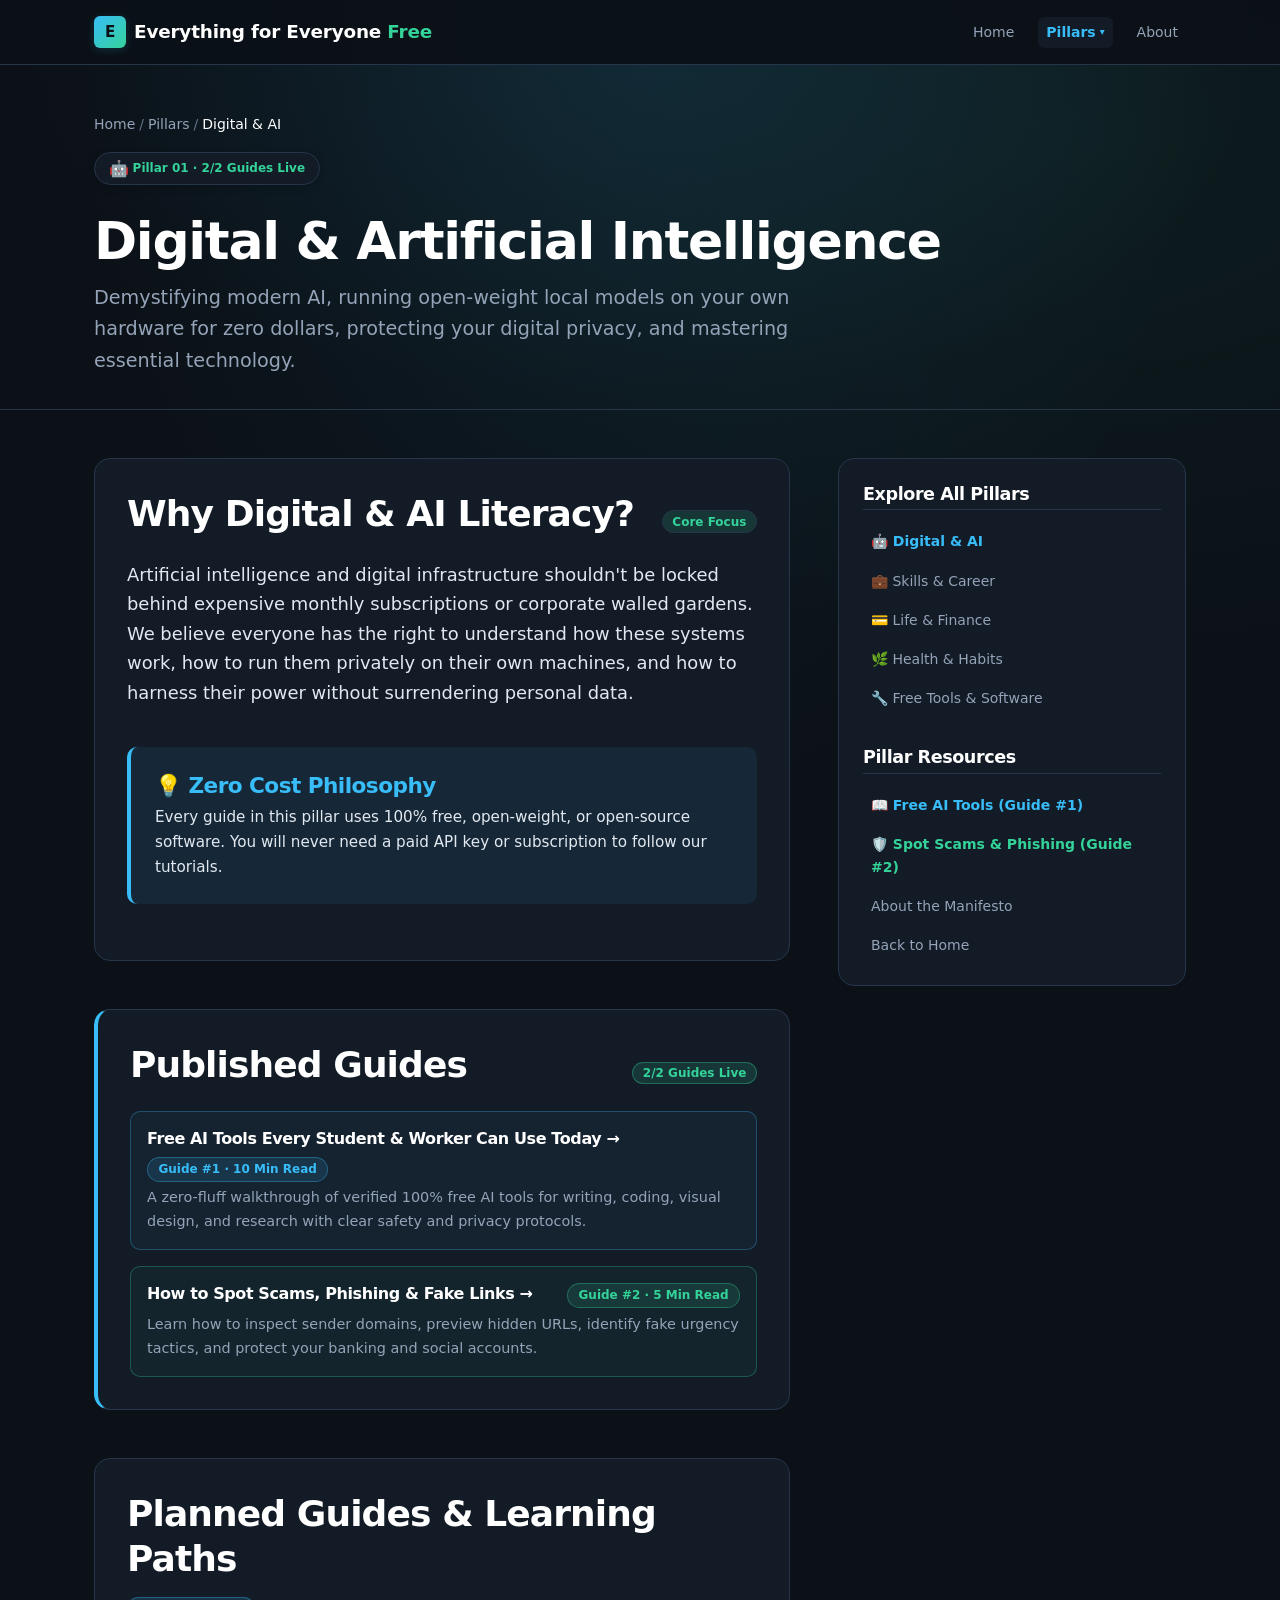
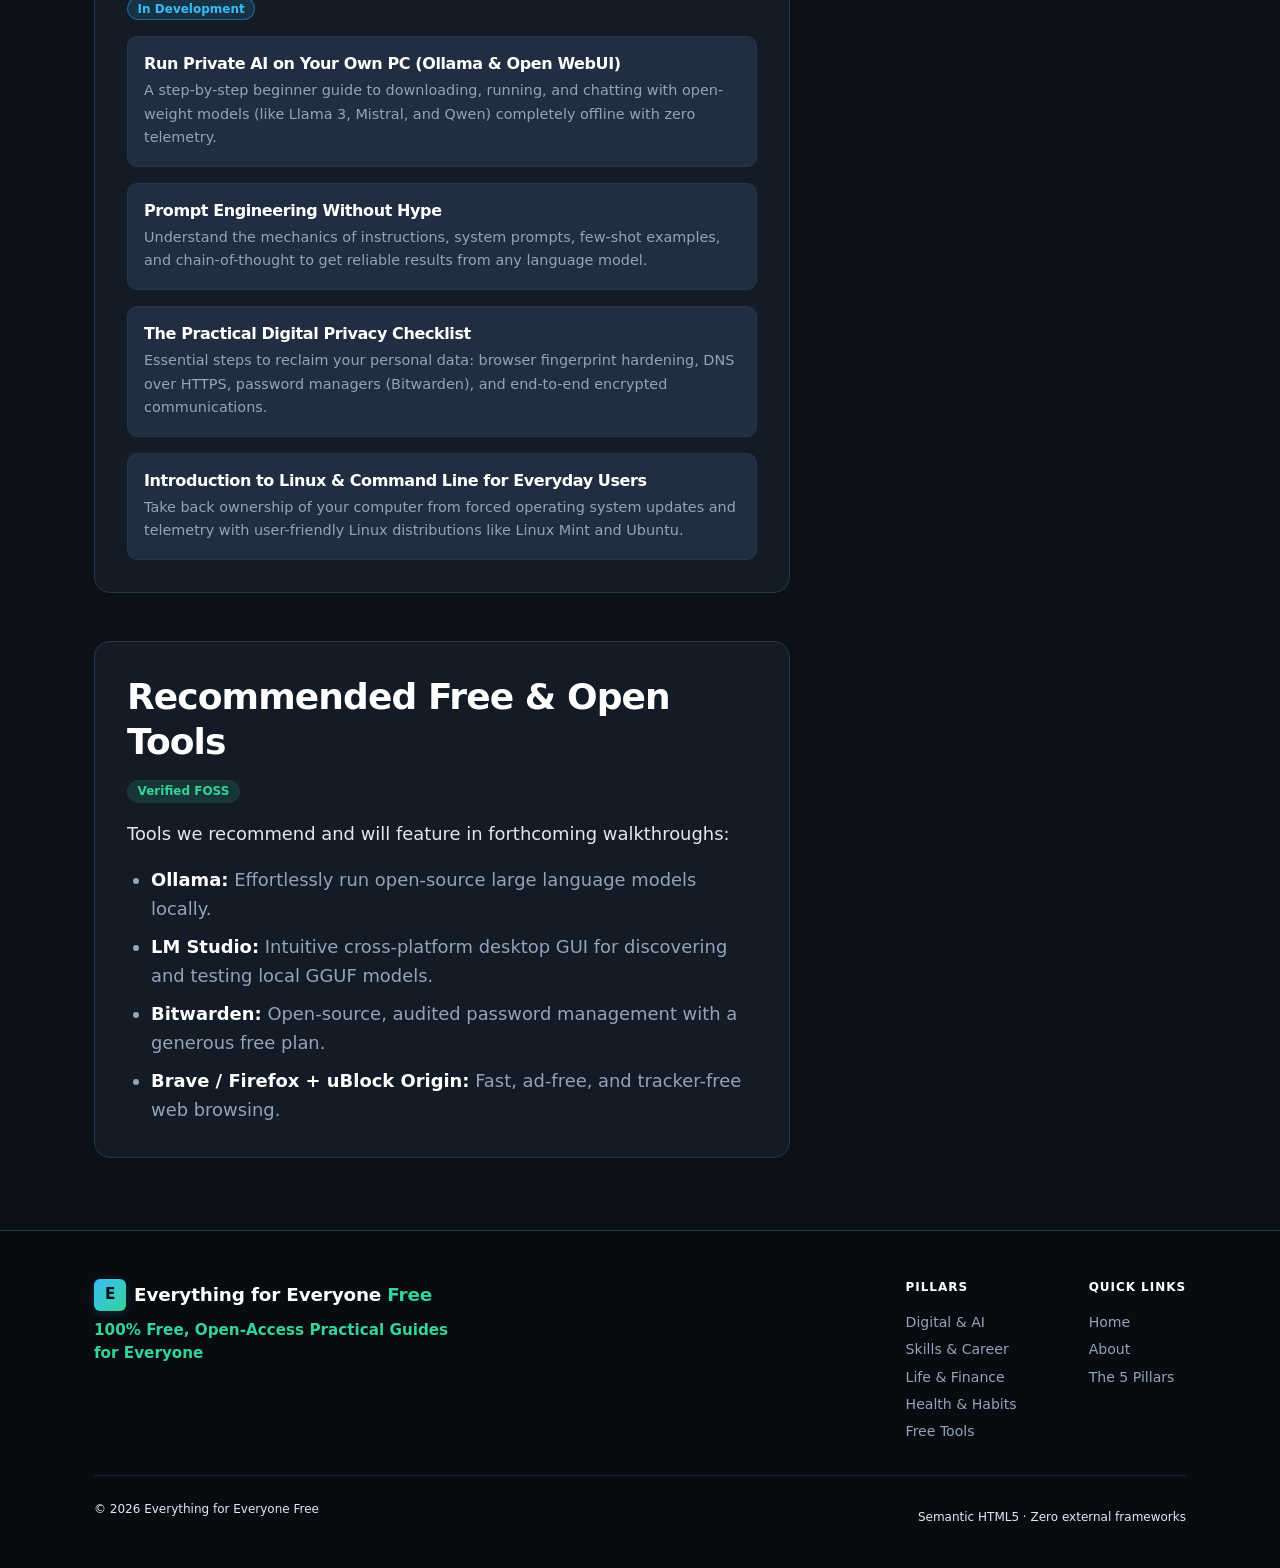
<file: pillars/digital-ai.html>
<!DOCTYPE html>
<html lang="en">
<head>
  <meta charset="UTF-8">
  <meta name="viewport" content="width=device-width, initial-scale=1.0">
  <meta name="description" content="Digital &amp; AI Pillar: Free tutorials on artificial intelligence, running local LLMs, digital privacy, and open technology.">
  <title>Digital &amp; AI — Everything for Everyone Free</title>
  <link rel="stylesheet" href="../css/style.css">
</head>
<body class="pillar-ai">
  <a href="#main-content" class="skip-link">Skip to main content</a>

  <!-- Header & Navigation -->
  <header class="site-header">
    <div class="container header-inner">
      <a href="../index.html" class="brand-logo" aria-label="Everything for Everyone Free Homepage">
        <span class="brand-icon">E</span>
        <span>Everything for Everyone <span class="brand-highlight">Free</span></span>
      </a>

      <button class="nav-toggle" aria-label="Toggle navigation menu" aria-expanded="false" aria-controls="primary-nav">
        <span class="hamburger-box" aria-hidden="true">
          <span class="hamburger-inner"></span>
        </span>
      </button>

      <nav id="primary-nav" class="site-nav" aria-label="Primary navigation">
        <ul>
          <li><a href="../index.html">Home</a></li>
          <li class="nav-dropdown">
            <a href="../index.html#pillars" class="nav-dropdown-trigger active" aria-haspopup="true">Pillars <span class="dropdown-arrow" aria-hidden="true">▾</span></a>
            <div class="nav-dropdown-menu" role="menu">
              <a href="digital-ai.html" class="active" aria-current="page" role="menuitem">Digital &amp; AI</a>
              <a href="skills-career.html" role="menuitem">Skills &amp; Career</a>
              <a href="life-finance.html" role="menuitem">Life &amp; Finance</a>
              <a href="health-habits.html" role="menuitem">Health &amp; Habits</a>
              <a href="free-tools.html" role="menuitem">Free Tools</a>
            </div>
          </li>
          <li><a href="../about.html">About</a></li>
        </ul>
      </nav>
    </div>
  </header>

  <!-- Main Content -->
  <main id="main-content">
    <header class="page-header">
      <div class="container">
        <nav aria-label="Breadcrumb">
          <ul class="breadcrumbs">
            <li><a href="../index.html">Home</a></li>
            <li><a href="../index.html#pillars">Pillars</a></li>
            <li aria-current="page">Digital &amp; AI</li>
          </ul>
        </nav>
        <div class="hero-badge badge badge-emerald" style="color: var(--color-emerald);">
          <span class="card-icon" style="margin-bottom: 0; font-size: 1rem;">🤖</span>
          <span>Pillar 01 · 2/2 Guides Live</span>
        </div>
        <h1 class="page-title">Digital &amp; Artificial Intelligence</h1>
        <p class="page-intro">
          Demystifying modern AI, running open-weight local models on your own hardware for zero dollars, protecting your digital privacy, and mastering essential technology.
        </p>
      </div>
    </header>

    <div class="container" style="padding-bottom: var(--space-3xl);">
      <div class="content-grid">
        <section class="main-content">
          <!-- Overview / Mission -->
          <article class="card topic-block">
            <div class="topic-header">
              <h2>Why Digital &amp; AI Literacy?</h2>
              <span class="badge topic-status">Core Focus</span>
            </div>
            <p>
              Artificial intelligence and digital infrastructure shouldn't be locked behind expensive monthly subscriptions or corporate walled gardens. We believe everyone has the right to understand how these systems work, how to run them privately on their own machines, and how to harness their power without surrendering personal data.
            </p>
            <div class="callout">
              <h4>💡 Zero Cost Philosophy</h4>
              <p>
                Every guide in this pillar uses 100% free, open-weight, or open-source software. You will never need a paid API key or subscription to follow our tutorials.
              </p>
            </div>
          </article>

          <!-- Published Guides -->
          <article class="card topic-block" style="border-left: 4px solid var(--color-cyan);">
            <div class="topic-header">
              <h2>Published Guides</h2>
              <span class="badge badge-emerald topic-status">2/2 Guides Live</span>
            </div>

            <ul class="resource-list">
              <li class="resource-item" style="background-color: rgba(56, 189, 248, 0.05); border-color: rgba(56, 189, 248, 0.3);">
                <div style="display: flex; justify-content: space-between; align-items: baseline; flex-wrap: wrap; gap: var(--space-xs); margin-bottom: var(--space-xs);">
                  <h4><a href="../guides/free-ai-tools.html" style="color: var(--color-text-white); font-weight: 700;">Free AI Tools Every Student &amp; Worker Can Use Today →</a></h4>
                  <span class="badge badge-cyan" style="font-size: 0.75rem;">Guide #1 · 10 Min Read</span>
                </div>
                <p>A zero-fluff walkthrough of verified 100% free AI tools for writing, coding, visual design, and research with clear safety and privacy protocols.</p>
              </li>
              <li class="resource-item" style="background-color: rgba(52, 211, 153, 0.05); border-color: rgba(52, 211, 153, 0.3);">
                <div style="display: flex; justify-content: space-between; align-items: baseline; flex-wrap: wrap; gap: var(--space-xs); margin-bottom: var(--space-xs);">
                  <h4><a href="../guides/spot-scams-phishing.html" style="color: var(--color-text-white); font-weight: 700;">How to Spot Scams, Phishing &amp; Fake Links →</a></h4>
                  <span class="badge badge-emerald" style="font-size: 0.75rem;">Guide #2 · 5 Min Read</span>
                </div>
                <p>Learn how to inspect sender domains, preview hidden URLs, identify fake urgency tactics, and protect your banking and social accounts.</p>
              </li>
            </ul>
          </article>

          <!-- Core Learning Tracks -->
          <article class="card topic-block">
            <div class="topic-header">
              <h2>Planned Guides &amp; Learning Paths</h2>
              <span class="badge badge-cyan topic-status planned">In Development</span>
            </div>

            <ul class="resource-list">
              <li class="resource-item">
                <h4>Run Private AI on Your Own PC (Ollama &amp; Open WebUI)</h4>
                <p>A step-by-step beginner guide to downloading, running, and chatting with open-weight models (like Llama 3, Mistral, and Qwen) completely offline with zero telemetry.</p>
              </li>
              <li class="resource-item">
                <h4>Prompt Engineering Without Hype</h4>
                <p>Understand the mechanics of instructions, system prompts, few-shot examples, and chain-of-thought to get reliable results from any language model.</p>
              </li>
              <li class="resource-item">
                <h4>The Practical Digital Privacy Checklist</h4>
                <p>Essential steps to reclaim your personal data: browser fingerprint hardening, DNS over HTTPS, password managers (Bitwarden), and end-to-end encrypted communications.</p>
              </li>
              <li class="resource-item">
                <h4>Introduction to Linux &amp; Command Line for Everyday Users</h4>
                <p>Take back ownership of your computer from forced operating system updates and telemetry with user-friendly Linux distributions like Linux Mint and Ubuntu.</p>
              </li>
            </ul>
          </article>

          <!-- Recommended Free Tools in this Pillar -->
          <article class="card topic-block">
            <div class="topic-header">
              <h2>Recommended Free &amp; Open Tools</h2>
              <span class="badge topic-status">Verified FOSS</span>
            </div>
            <p>Tools we recommend and will feature in forthcoming walkthroughs:</p>
            <ul style="padding-left: var(--space-lg); color: var(--color-text-muted); display: flex; flex-direction: column; gap: var(--space-sm);">
              <li><strong>Ollama:</strong> Effortlessly run open-source large language models locally.</li>
              <li><strong>LM Studio:</strong> Intuitive cross-platform desktop GUI for discovering and testing local GGUF models.</li>
              <li><strong>Bitwarden:</strong> Open-source, audited password management with a generous free plan.</li>
              <li><strong>Brave / Firefox + uBlock Origin:</strong> Fast, ad-free, and tracker-free web browsing.</li>
            </ul>
          </article>
        </section>

        <!-- Sidebar Navigation -->
        <aside class="sidebar">
          <h3>Explore All Pillars</h3>
          <ul class="sidebar-list">
            <li><a href="digital-ai.html" style="color: var(--pillar-ai); font-weight: 600;">🤖 Digital &amp; AI</a></li>
            <li><a href="skills-career.html">💼 Skills &amp; Career</a></li>
            <li><a href="life-finance.html">💳 Life &amp; Finance</a></li>
            <li><a href="health-habits.html">🌿 Health &amp; Habits</a></li>
            <li><a href="free-tools.html">🔧 Free Tools &amp; Software</a></li>
          </ul>

          <h3 style="margin-top: var(--space-xl);">Pillar Resources</h3>
          <ul class="sidebar-list">
            <li><a href="../guides/free-ai-tools.html" style="color: var(--color-cyan); font-weight: 600;">📖 Free AI Tools (Guide #1)</a></li>
            <li><a href="../guides/spot-scams-phishing.html" style="color: var(--color-emerald); font-weight: 600;">🛡️ Spot Scams &amp; Phishing (Guide #2)</a></li>
            <li><a href="../about.html">About the Manifesto</a></li>
            <li><a href="../index.html">Back to Home</a></li>
          </ul>
        </aside>
      </div>
    </div>
  </main>

  <!-- Site Footer -->
  <footer class="site-footer">
    <div class="container footer-inner">
      <div class="footer-top">
        <div class="footer-brand">
          <a href="../index.html" class="brand-logo" aria-label="Everything for Everyone Free Homepage">
            <span class="brand-icon">E</span>
            <span>Everything for Everyone <span class="brand-highlight">Free</span></span>
          </a>
          <p class="footer-tagline">
            100% Free, Open-Access Practical Guides for Everyone
          </p>
        </div>

        <div class="footer-links-group">
          <div class="footer-col">
            <h4>Pillars</h4>
            <ul>
              <li><a href="digital-ai.html">Digital &amp; AI</a></li>
              <li><a href="skills-career.html">Skills &amp; Career</a></li>
              <li><a href="life-finance.html">Life &amp; Finance</a></li>
              <li><a href="health-habits.html">Health &amp; Habits</a></li>
              <li><a href="free-tools.html">Free Tools</a></li>
            </ul>
          </div>

          <div class="footer-col">
            <h4>Quick Links</h4>
            <ul>
              <li><a href="../index.html">Home</a></li>
              <li><a href="../about.html">About</a></li>
              <li><a href="../index.html#pillars">The 5 Pillars</a></li>
            </ul>
          </div>
        </div>
      </div>

      <div class="footer-bottom">
        <p>© 2026 Everything for Everyone Free</p>
        <p>Semantic HTML5 · Zero external frameworks</p>
      </div>
    </div>
  </footer>

  <script src="../js/main.js"></script>
</body>
</html>
</file>
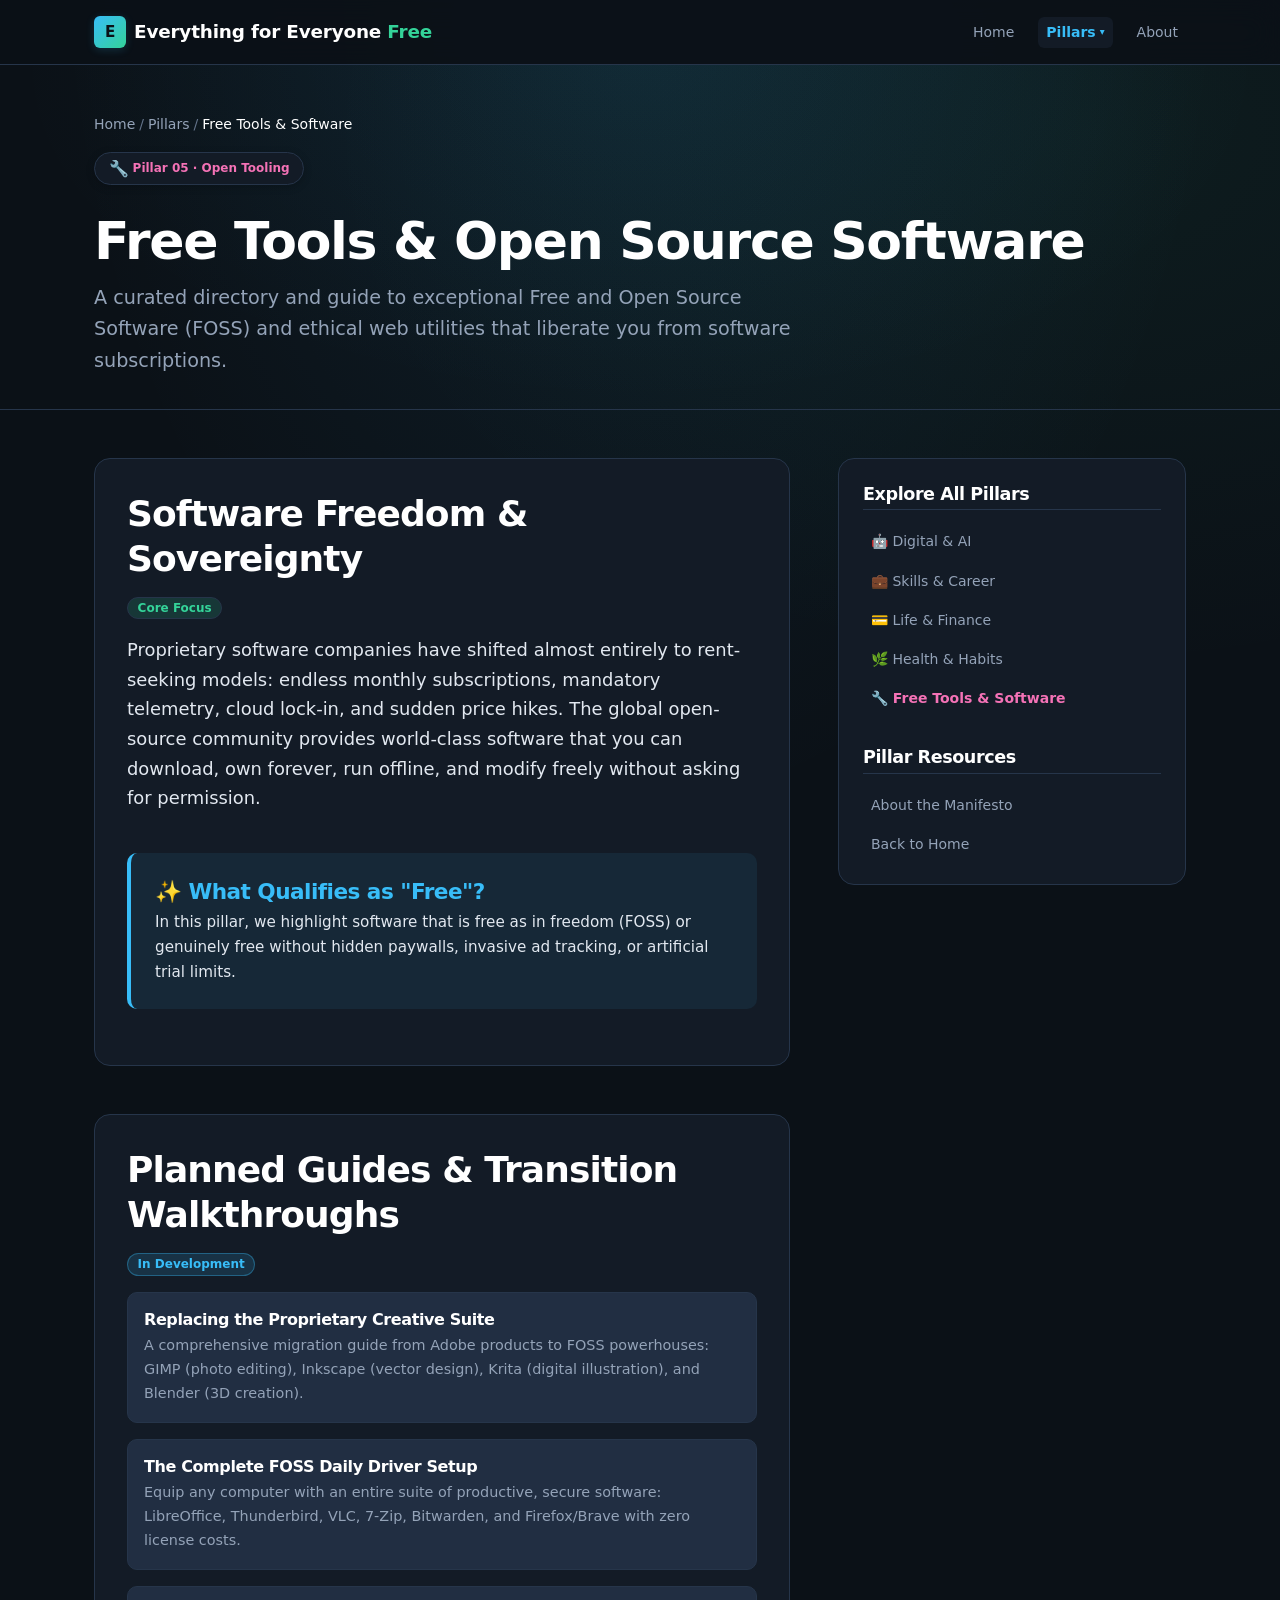
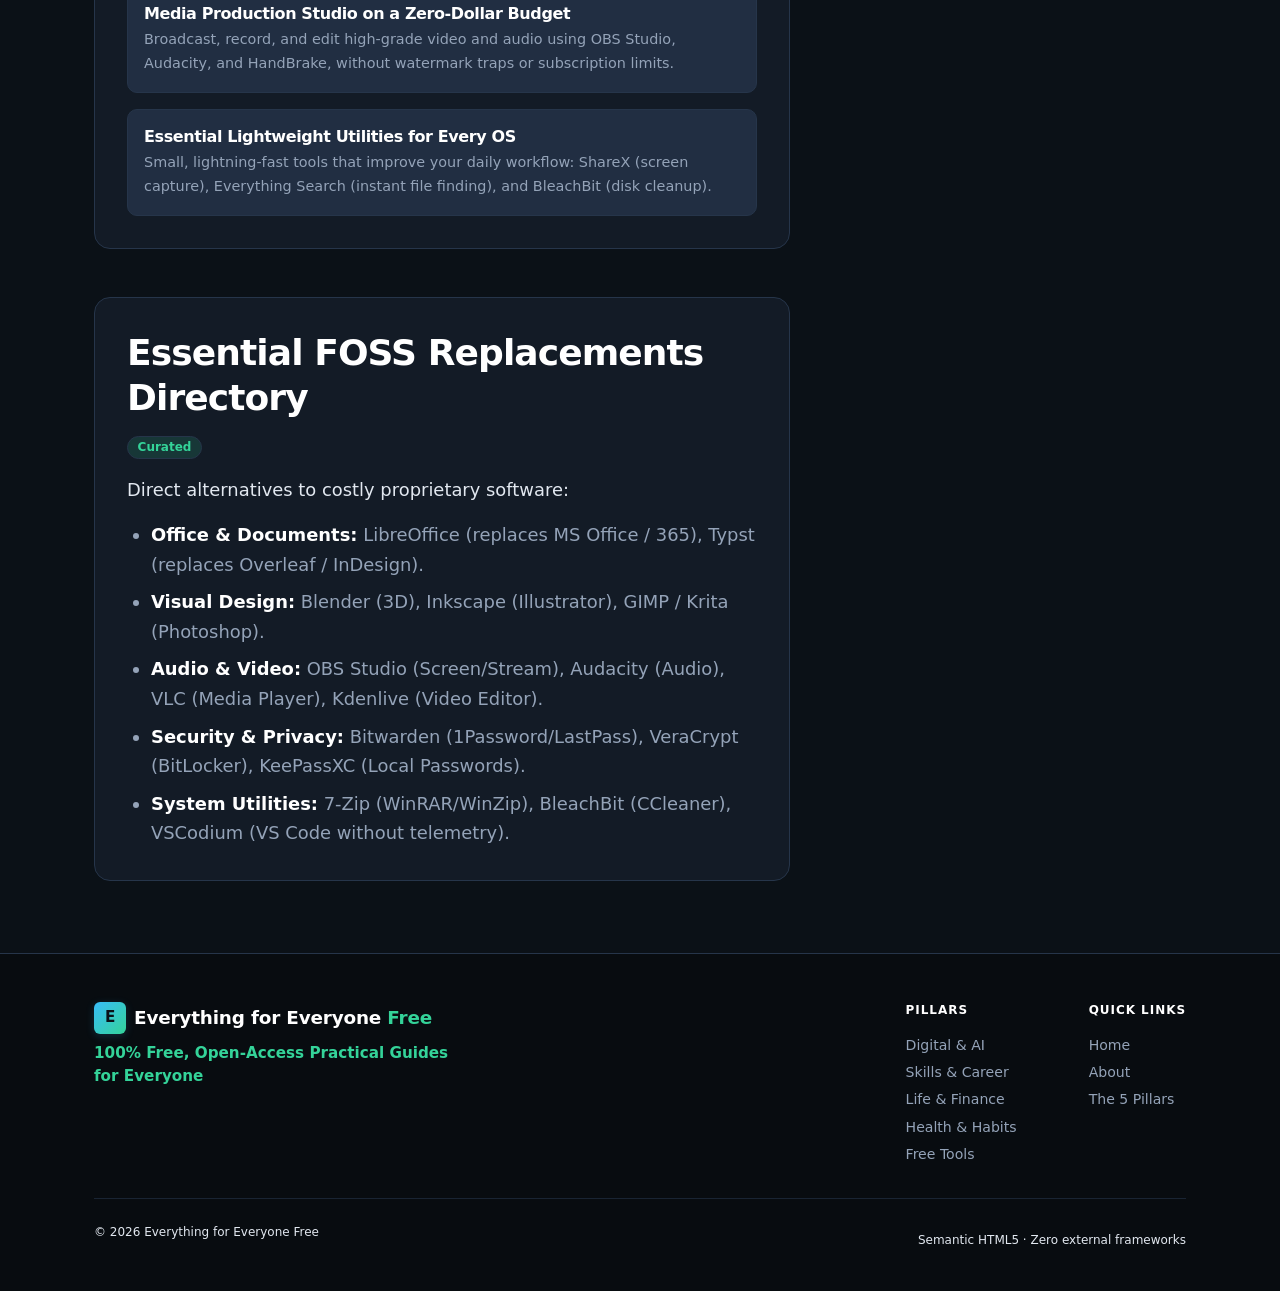
<file: pillars/free-tools.html>
<!DOCTYPE html>
<html lang="en">
<head>
  <meta charset="UTF-8">
  <meta name="viewport" content="width=device-width, initial-scale=1.0">
  <meta name="description" content="Free Tools Pillar: A curated index of battle-tested Free and Open Source Software (FOSS) and ethical alternatives to paid corporate tools.">
  <title>Free Tools &amp; Software — Everything for Everyone Free</title>
  <link rel="stylesheet" href="../css/style.css">
</head>
<body class="pillar-tools">
  <a href="#main-content" class="skip-link">Skip to main content</a>

  <!-- Header & Navigation -->
  <header class="site-header">
    <div class="container header-inner">
      <a href="../index.html" class="brand-logo" aria-label="Everything for Everyone Free Homepage">
        <span class="brand-icon">E</span>
        <span>Everything for Everyone <span class="brand-highlight">Free</span></span>
      </a>

      <button class="nav-toggle" aria-label="Toggle navigation menu" aria-expanded="false" aria-controls="primary-nav">
        <span class="hamburger-box" aria-hidden="true">
          <span class="hamburger-inner"></span>
        </span>
      </button>

      <nav id="primary-nav" class="site-nav" aria-label="Primary navigation">
        <ul>
          <li><a href="../index.html">Home</a></li>
          <li class="nav-dropdown">
            <a href="../index.html#pillars" class="nav-dropdown-trigger active" aria-haspopup="true">Pillars <span class="dropdown-arrow" aria-hidden="true">▾</span></a>
            <div class="nav-dropdown-menu" role="menu">
              <a href="digital-ai.html" role="menuitem">Digital &amp; AI</a>
              <a href="skills-career.html" role="menuitem">Skills &amp; Career</a>
              <a href="life-finance.html" role="menuitem">Life &amp; Finance</a>
              <a href="health-habits.html" role="menuitem">Health &amp; Habits</a>
              <a href="free-tools.html" class="active" aria-current="page" role="menuitem">Free Tools</a>
            </div>
          </li>
          <li><a href="../about.html">About</a></li>
        </ul>
      </nav>
    </div>
  </header>

  <!-- Main Content -->
  <main id="main-content">
    <header class="page-header">
      <div class="container">
        <nav aria-label="Breadcrumb">
          <ul class="breadcrumbs">
            <li><a href="../index.html">Home</a></li>
            <li><a href="../index.html#pillars">Pillars</a></li>
            <li aria-current="page">Free Tools &amp; Software</li>
          </ul>
        </nav>
        <div class="hero-badge badge" style="color: var(--pillar-tools);">
          <span class="card-icon" style="margin-bottom: 0; font-size: 1rem;">🔧</span>
          <span>Pillar 05 · Open Tooling</span>
        </div>
        <h1 class="page-title">Free Tools &amp; Open Source Software</h1>
        <p class="page-intro">
          A curated directory and guide to exceptional Free and Open Source Software (FOSS) and ethical web utilities that liberate you from software subscriptions.
        </p>
      </div>
    </header>

    <div class="container" style="padding-bottom: var(--space-3xl);">
      <div class="content-grid">
        <section class="main-content">
          <!-- Overview / Mission -->
          <article class="card topic-block">
            <div class="topic-header">
              <h2>Software Freedom &amp; Sovereignty</h2>
              <span class="badge topic-status">Core Focus</span>
            </div>
            <p>
              Proprietary software companies have shifted almost entirely to rent-seeking models: endless monthly subscriptions, mandatory telemetry, cloud lock-in, and sudden price hikes. The global open-source community provides world-class software that you can download, own forever, run offline, and modify freely without asking for permission.
            </p>
            <div class="callout">
              <h4>✨ What Qualifies as "Free"?</h4>
              <p>
                In this pillar, we highlight software that is free as in freedom (FOSS) or genuinely free without hidden paywalls, invasive ad tracking, or artificial trial limits.
              </p>
            </div>
          </article>

          <!-- Core Learning Tracks -->
          <article class="card topic-block">
            <div class="topic-header">
              <h2>Planned Guides &amp; Transition Walkthroughs</h2>
              <span class="badge badge-cyan topic-status planned">In Development</span>
            </div>

            <ul class="resource-list">
              <li class="resource-item">
                <h4>Replacing the Proprietary Creative Suite</h4>
                <p>A comprehensive migration guide from Adobe products to FOSS powerhouses: GIMP (photo editing), Inkscape (vector design), Krita (digital illustration), and Blender (3D creation).</p>
              </li>
              <li class="resource-item">
                <h4>The Complete FOSS Daily Driver Setup</h4>
                <p>Equip any computer with an entire suite of productive, secure software: LibreOffice, Thunderbird, VLC, 7-Zip, Bitwarden, and Firefox/Brave with zero license costs.</p>
              </li>
              <li class="resource-item">
                <h4>Media Production Studio on a Zero-Dollar Budget</h4>
                <p>Broadcast, record, and edit high-grade video and audio using OBS Studio, Audacity, and HandBrake, without watermark traps or subscription limits.</p>
              </li>
              <li class="resource-item">
                <h4>Essential Lightweight Utilities for Every OS</h4>
                <p>Small, lightning-fast tools that improve your daily workflow: ShareX (screen capture), Everything Search (instant file finding), and BleachBit (disk cleanup).</p>
              </li>
            </ul>
          </article>

          <!-- Categorized FOSS Directory -->
          <article class="card topic-block">
            <div class="topic-header">
              <h2>Essential FOSS Replacements Directory</h2>
              <span class="badge topic-status">Curated</span>
            </div>
            <p>Direct alternatives to costly proprietary software:</p>
            <ul style="padding-left: var(--space-lg); color: var(--color-text-muted); display: flex; flex-direction: column; gap: var(--space-sm);">
              <li><strong>Office &amp; Documents:</strong> LibreOffice (replaces MS Office / 365), Typst (replaces Overleaf / InDesign).</li>
              <li><strong>Visual Design:</strong> Blender (3D), Inkscape (Illustrator), GIMP / Krita (Photoshop).</li>
              <li><strong>Audio &amp; Video:</strong> OBS Studio (Screen/Stream), Audacity (Audio), VLC (Media Player), Kdenlive (Video Editor).</li>
              <li><strong>Security &amp; Privacy:</strong> Bitwarden (1Password/LastPass), VeraCrypt (BitLocker), KeePassXC (Local Passwords).</li>
              <li><strong>System Utilities:</strong> 7-Zip (WinRAR/WinZip), BleachBit (CCleaner), VSCodium (VS Code without telemetry).</li>
            </ul>
          </article>
        </section>

        <!-- Sidebar Navigation -->
        <aside class="sidebar">
          <h3>Explore All Pillars</h3>
          <ul class="sidebar-list">
            <li><a href="digital-ai.html">🤖 Digital &amp; AI</a></li>
            <li><a href="skills-career.html">💼 Skills &amp; Career</a></li>
            <li><a href="life-finance.html">💳 Life &amp; Finance</a></li>
            <li><a href="health-habits.html">🌿 Health &amp; Habits</a></li>
            <li><a href="free-tools.html" style="color: var(--pillar-tools); font-weight: 600;">🔧 Free Tools &amp; Software</a></li>
          </ul>

          <h3 style="margin-top: var(--space-xl);">Pillar Resources</h3>
          <ul class="sidebar-list">
            <li><a href="../about.html">About the Manifesto</a></li>
            <li><a href="../index.html">Back to Home</a></li>
          </ul>
        </aside>
      </div>
    </div>
  </main>

  <!-- Site Footer -->
  <footer class="site-footer">
    <div class="container footer-inner">
      <div class="footer-top">
        <div class="footer-brand">
          <a href="../index.html" class="brand-logo" aria-label="Everything for Everyone Free Homepage">
            <span class="brand-icon">E</span>
            <span>Everything for Everyone <span class="brand-highlight">Free</span></span>
          </a>
          <p class="footer-tagline">
            100% Free, Open-Access Practical Guides for Everyone
          </p>
        </div>

        <div class="footer-links-group">
          <div class="footer-col">
            <h4>Pillars</h4>
            <ul>
              <li><a href="digital-ai.html">Digital &amp; AI</a></li>
              <li><a href="skills-career.html">Skills &amp; Career</a></li>
              <li><a href="life-finance.html">Life &amp; Finance</a></li>
              <li><a href="health-habits.html">Health &amp; Habits</a></li>
              <li><a href="free-tools.html">Free Tools</a></li>
            </ul>
          </div>

          <div class="footer-col">
            <h4>Quick Links</h4>
            <ul>
              <li><a href="../index.html">Home</a></li>
              <li><a href="../about.html">About</a></li>
              <li><a href="../index.html#pillars">The 5 Pillars</a></li>
            </ul>
          </div>
        </div>
      </div>

      <div class="footer-bottom">
        <p>© 2026 Everything for Everyone Free</p>
        <p>Semantic HTML5 · Zero external frameworks</p>
      </div>
    </div>
  </footer>

  <script src="../js/main.js"></script>
</body>
</html>
</file>
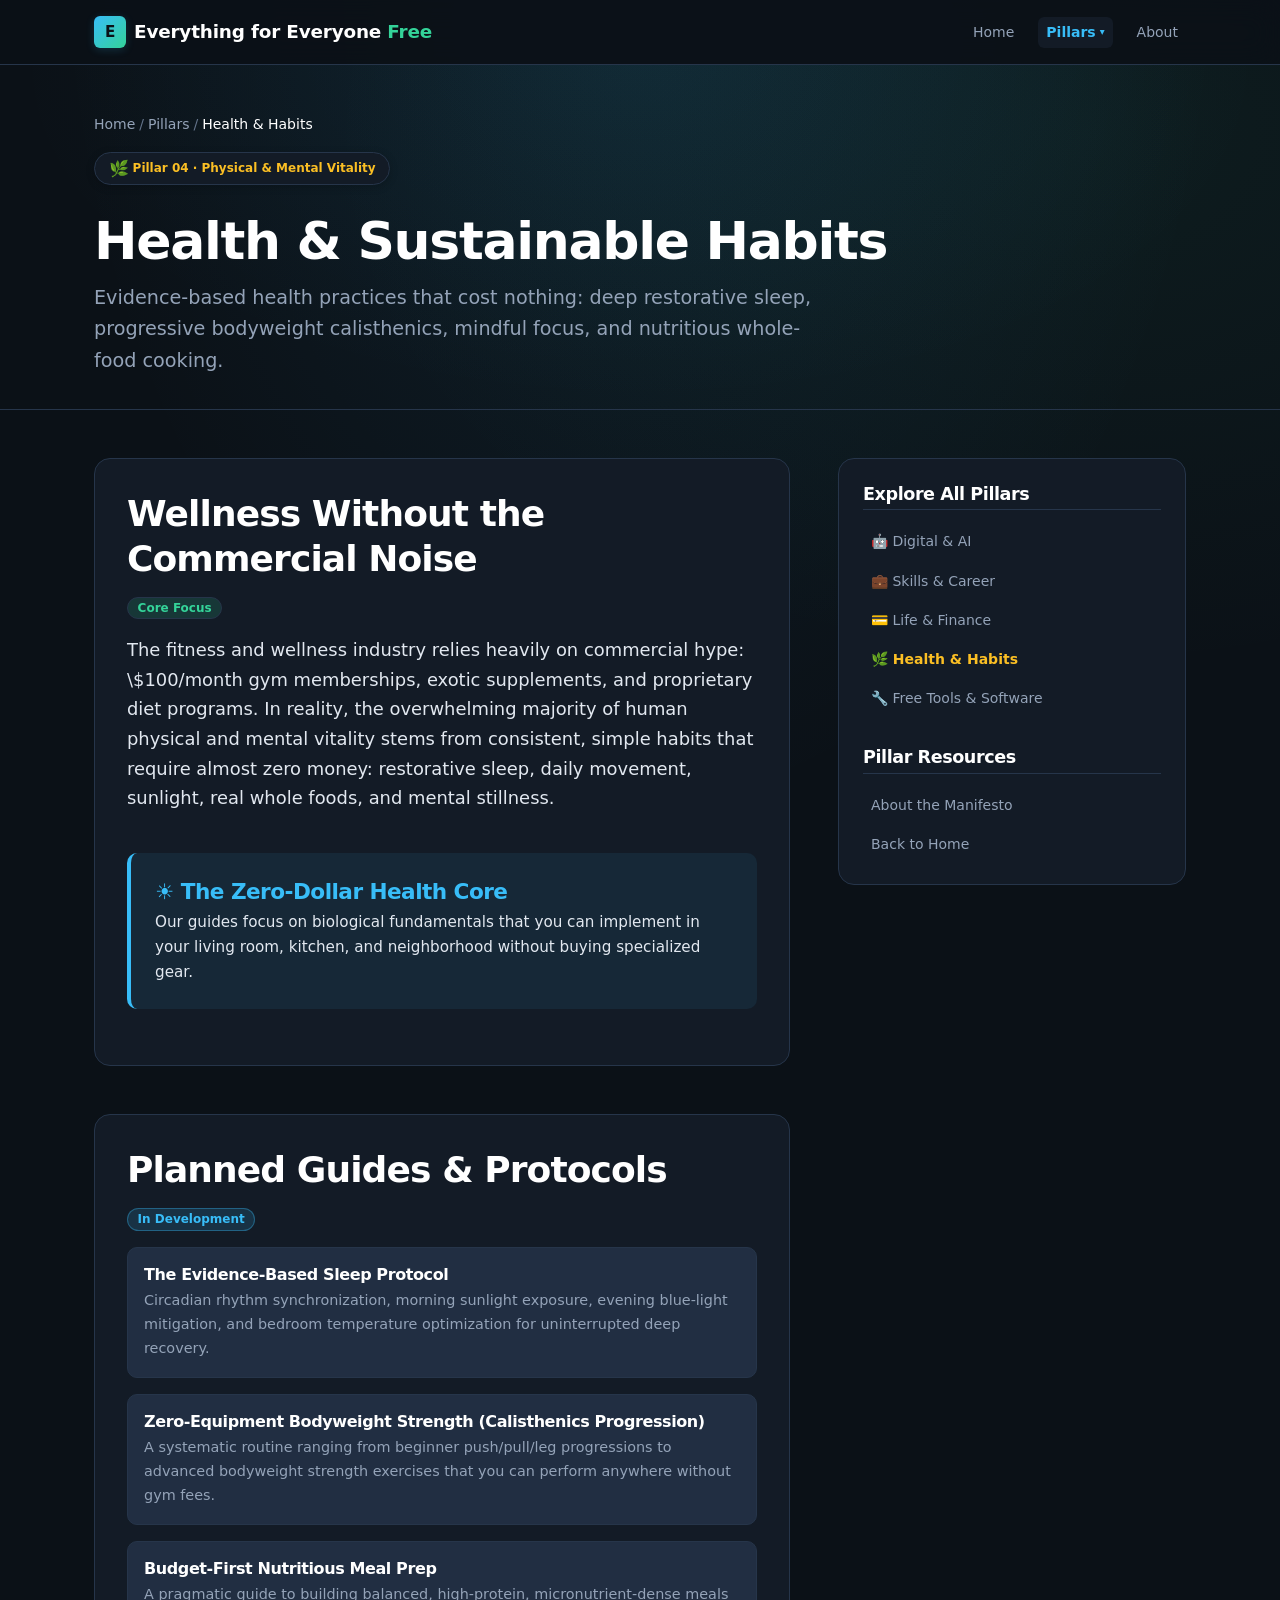
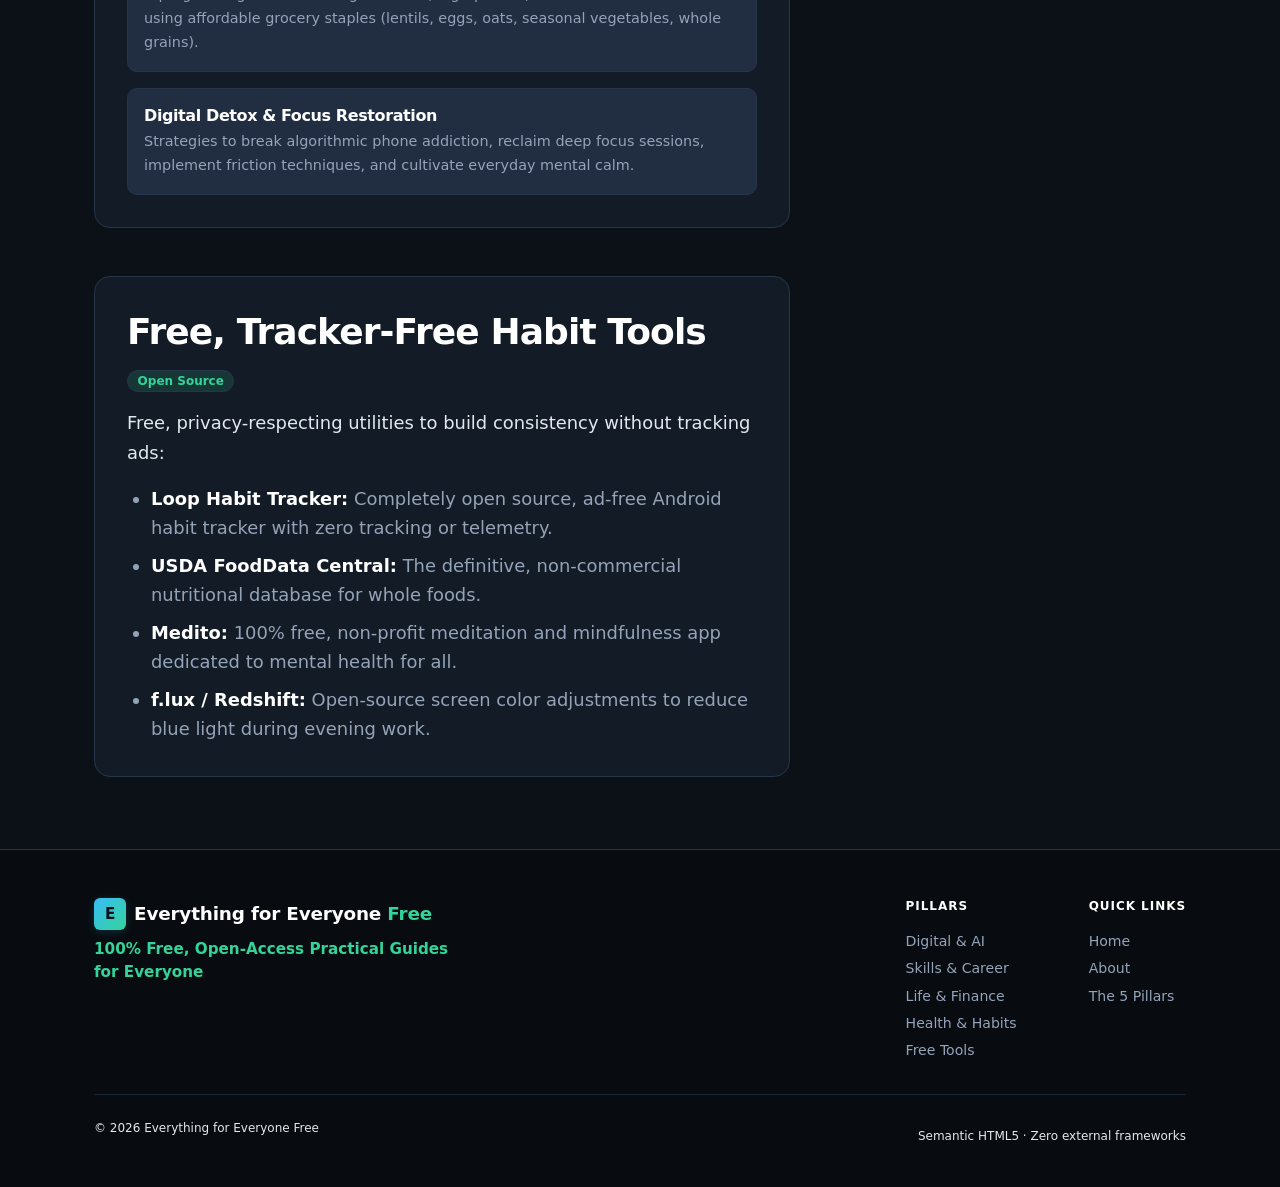
<file: pillars/health-habits.html>
<!DOCTYPE html>
<html lang="en">
<head>
  <meta charset="UTF-8">
  <meta name="viewport" content="width=device-width, initial-scale=1.0">
  <meta name="description" content="Health &amp; Habits Pillar: Evidence-based daily practices for sleep, calisthenics fitness, nutrition, and mental resilience without expensive memberships.">
  <title>Health &amp; Habits — Everything for Everyone Free</title>
  <link rel="stylesheet" href="../css/style.css">
</head>
<body class="pillar-health">
  <a href="#main-content" class="skip-link">Skip to main content</a>

  <!-- Header & Navigation -->
  <header class="site-header">
    <div class="container header-inner">
      <a href="../index.html" class="brand-logo" aria-label="Everything for Everyone Free Homepage">
        <span class="brand-icon">E</span>
        <span>Everything for Everyone <span class="brand-highlight">Free</span></span>
      </a>

      <button class="nav-toggle" aria-label="Toggle navigation menu" aria-expanded="false" aria-controls="primary-nav">
        <span class="hamburger-box" aria-hidden="true">
          <span class="hamburger-inner"></span>
        </span>
      </button>

      <nav id="primary-nav" class="site-nav" aria-label="Primary navigation">
        <ul>
          <li><a href="../index.html">Home</a></li>
          <li class="nav-dropdown">
            <a href="../index.html#pillars" class="nav-dropdown-trigger active" aria-haspopup="true">Pillars <span class="dropdown-arrow" aria-hidden="true">▾</span></a>
            <div class="nav-dropdown-menu" role="menu">
              <a href="digital-ai.html" role="menuitem">Digital &amp; AI</a>
              <a href="skills-career.html" role="menuitem">Skills &amp; Career</a>
              <a href="life-finance.html" role="menuitem">Life &amp; Finance</a>
              <a href="health-habits.html" class="active" aria-current="page" role="menuitem">Health &amp; Habits</a>
              <a href="free-tools.html" role="menuitem">Free Tools</a>
            </div>
          </li>
          <li><a href="../about.html">About</a></li>
        </ul>
      </nav>
    </div>
  </header>

  <!-- Main Content -->
  <main id="main-content">
    <header class="page-header">
      <div class="container">
        <nav aria-label="Breadcrumb">
          <ul class="breadcrumbs">
            <li><a href="../index.html">Home</a></li>
            <li><a href="../index.html#pillars">Pillars</a></li>
            <li aria-current="page">Health &amp; Habits</li>
          </ul>
        </nav>
        <div class="hero-badge badge" style="color: var(--pillar-health);">
          <span class="card-icon" style="margin-bottom: 0; font-size: 1rem;">🌿</span>
          <span>Pillar 04 · Physical &amp; Mental Vitality</span>
        </div>
        <h1 class="page-title">Health &amp; Sustainable Habits</h1>
        <p class="page-intro">
          Evidence-based health practices that cost nothing: deep restorative sleep, progressive bodyweight calisthenics, mindful focus, and nutritious whole-food cooking.
        </p>
      </div>
    </header>

    <div class="container" style="padding-bottom: var(--space-3xl);">
      <div class="content-grid">
        <section class="main-content">
          <!-- Overview / Mission -->
          <article class="card topic-block">
            <div class="topic-header">
              <h2>Wellness Without the Commercial Noise</h2>
              <span class="badge topic-status">Core Focus</span>
            </div>
            <p>
              The fitness and wellness industry relies heavily on commercial hype: \$100/month gym memberships, exotic supplements, and proprietary diet programs. In reality, the overwhelming majority of human physical and mental vitality stems from consistent, simple habits that require almost zero money: restorative sleep, daily movement, sunlight, real whole foods, and mental stillness.
            </p>
            <div class="callout">
              <h4>☀️ The Zero-Dollar Health Core</h4>
              <p>
                Our guides focus on biological fundamentals that you can implement in your living room, kitchen, and neighborhood without buying specialized gear.
              </p>
            </div>
          </article>

          <!-- Core Learning Tracks -->
          <article class="card topic-block">
            <div class="topic-header">
              <h2>Planned Guides &amp; Protocols</h2>
              <span class="badge badge-cyan topic-status planned">In Development</span>
            </div>

            <ul class="resource-list">
              <li class="resource-item">
                <h4>The Evidence-Based Sleep Protocol</h4>
                <p>Circadian rhythm synchronization, morning sunlight exposure, evening blue-light mitigation, and bedroom temperature optimization for uninterrupted deep recovery.</p>
              </li>
              <li class="resource-item">
                <h4>Zero-Equipment Bodyweight Strength (Calisthenics Progression)</h4>
                <p>A systematic routine ranging from beginner push/pull/leg progressions to advanced bodyweight strength exercises that you can perform anywhere without gym fees.</p>
              </li>
              <li class="resource-item">
                <h4>Budget-First Nutritious Meal Prep</h4>
                <p>A pragmatic guide to building balanced, high-protein, micronutrient-dense meals using affordable grocery staples (lentils, eggs, oats, seasonal vegetables, whole grains).</p>
              </li>
              <li class="resource-item">
                <h4>Digital Detox &amp; Focus Restoration</h4>
                <p>Strategies to break algorithmic phone addiction, reclaim deep focus sessions, implement friction techniques, and cultivate everyday mental calm.</p>
              </li>
            </ul>
          </article>

          <!-- Recommended Free Tools -->
          <article class="card topic-block">
            <div class="topic-header">
              <h2>Free, Tracker-Free Habit Tools</h2>
              <span class="badge topic-status">Open Source</span>
            </div>
            <p>Free, privacy-respecting utilities to build consistency without tracking ads:</p>
            <ul style="padding-left: var(--space-lg); color: var(--color-text-muted); display: flex; flex-direction: column; gap: var(--space-sm);">
              <li><strong>Loop Habit Tracker:</strong> Completely open source, ad-free Android habit tracker with zero tracking or telemetry.</li>
              <li><strong>USDA FoodData Central:</strong> The definitive, non-commercial nutritional database for whole foods.</li>
              <li><strong>Medito:</strong> 100% free, non-profit meditation and mindfulness app dedicated to mental health for all.</li>
              <li><strong>f.lux / Redshift:</strong> Open-source screen color adjustments to reduce blue light during evening work.</li>
            </ul>
          </article>
        </section>

        <!-- Sidebar Navigation -->
        <aside class="sidebar">
          <h3>Explore All Pillars</h3>
          <ul class="sidebar-list">
            <li><a href="digital-ai.html">🤖 Digital &amp; AI</a></li>
            <li><a href="skills-career.html">💼 Skills &amp; Career</a></li>
            <li><a href="life-finance.html">💳 Life &amp; Finance</a></li>
            <li><a href="health-habits.html" style="color: var(--pillar-health); font-weight: 600;">🌿 Health &amp; Habits</a></li>
            <li><a href="free-tools.html">🔧 Free Tools &amp; Software</a></li>
          </ul>

          <h3 style="margin-top: var(--space-xl);">Pillar Resources</h3>
          <ul class="sidebar-list">
            <li><a href="../about.html">About the Manifesto</a></li>
            <li><a href="../index.html">Back to Home</a></li>
          </ul>
        </aside>
      </div>
    </div>
  </main>

  <!-- Site Footer -->
  <footer class="site-footer">
    <div class="container footer-inner">
      <div class="footer-top">
        <div class="footer-brand">
          <a href="../index.html" class="brand-logo" aria-label="Everything for Everyone Free Homepage">
            <span class="brand-icon">E</span>
            <span>Everything for Everyone <span class="brand-highlight">Free</span></span>
          </a>
          <p class="footer-tagline">
            100% Free, Open-Access Practical Guides for Everyone
          </p>
        </div>

        <div class="footer-links-group">
          <div class="footer-col">
            <h4>Pillars</h4>
            <ul>
              <li><a href="digital-ai.html">Digital &amp; AI</a></li>
              <li><a href="skills-career.html">Skills &amp; Career</a></li>
              <li><a href="life-finance.html">Life &amp; Finance</a></li>
              <li><a href="health-habits.html">Health &amp; Habits</a></li>
              <li><a href="free-tools.html">Free Tools</a></li>
            </ul>
          </div>

          <div class="footer-col">
            <h4>Quick Links</h4>
            <ul>
              <li><a href="../index.html">Home</a></li>
              <li><a href="../about.html">About</a></li>
              <li><a href="../index.html#pillars">The 5 Pillars</a></li>
            </ul>
          </div>
        </div>
      </div>

      <div class="footer-bottom">
        <p>© 2026 Everything for Everyone Free</p>
        <p>Semantic HTML5 · Zero external frameworks</p>
      </div>
    </div>
  </footer>

  <script src="../js/main.js"></script>
</body>
</html>
</file>
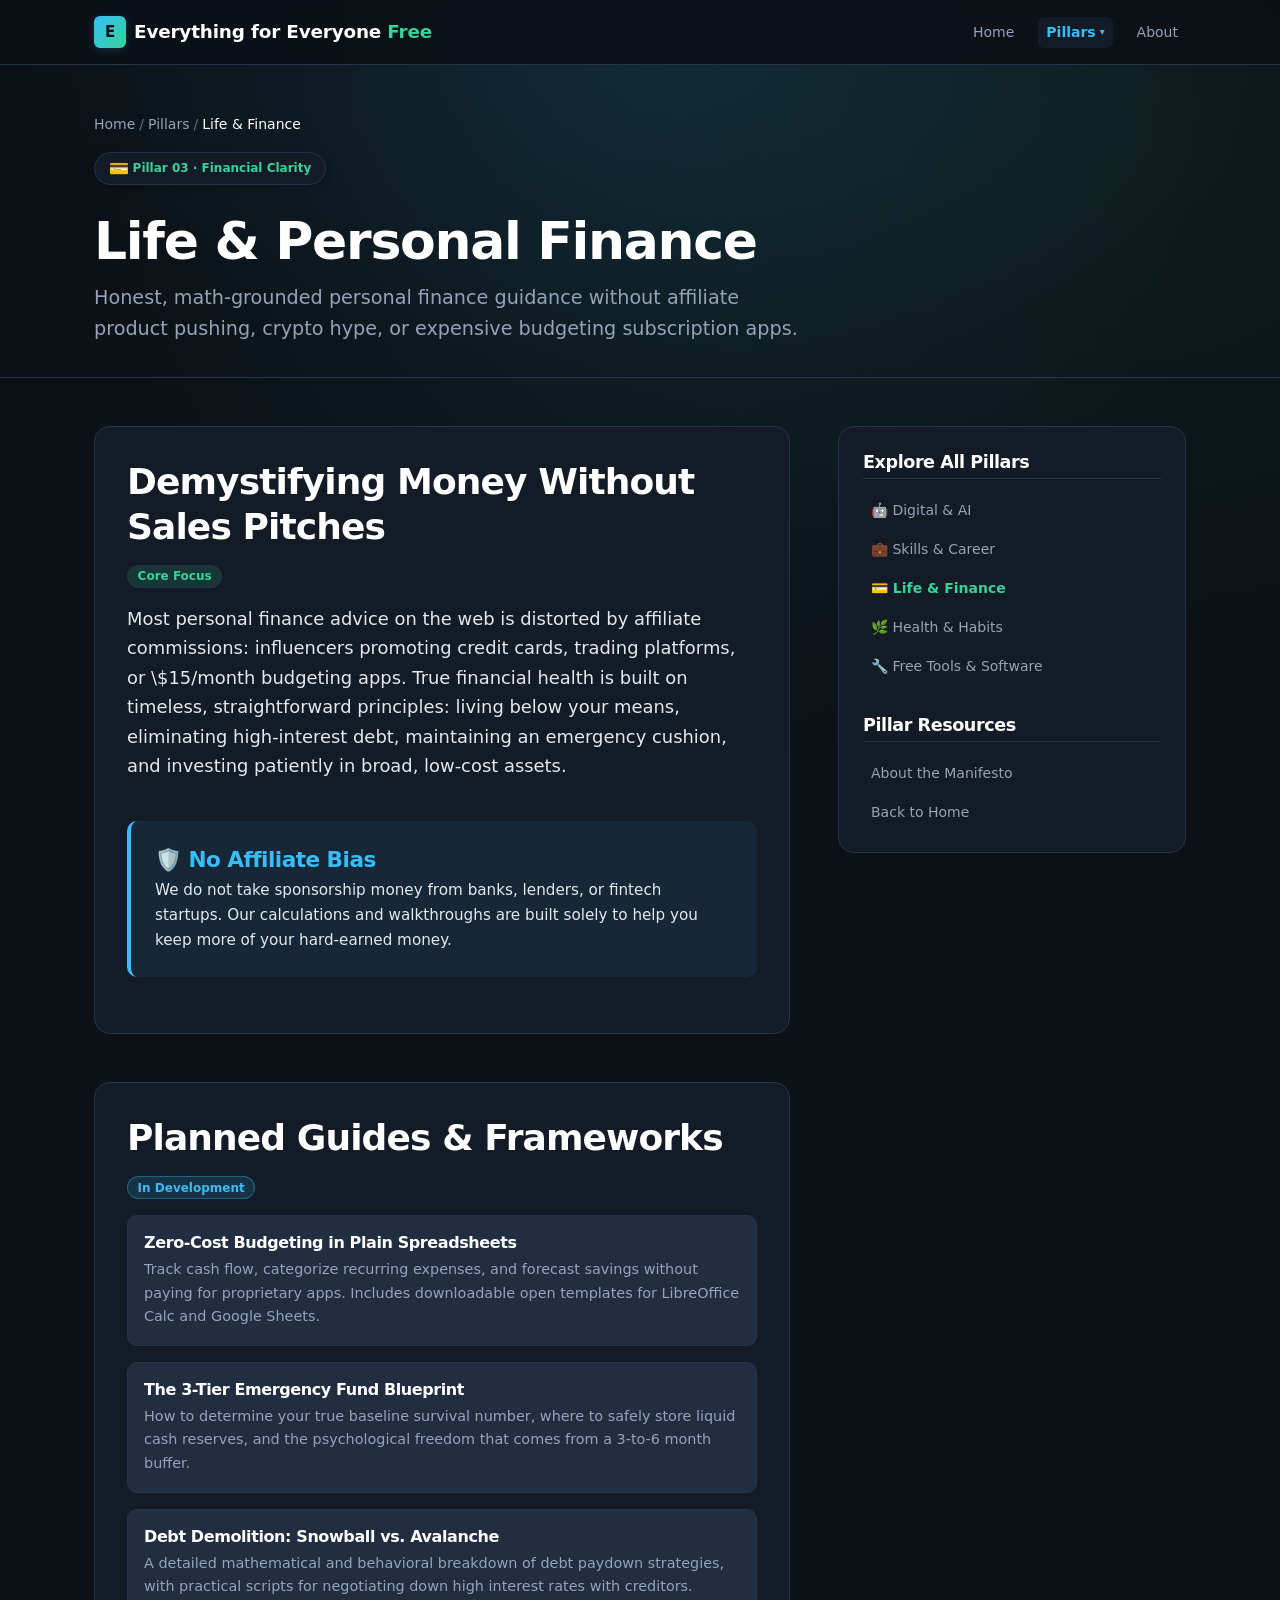
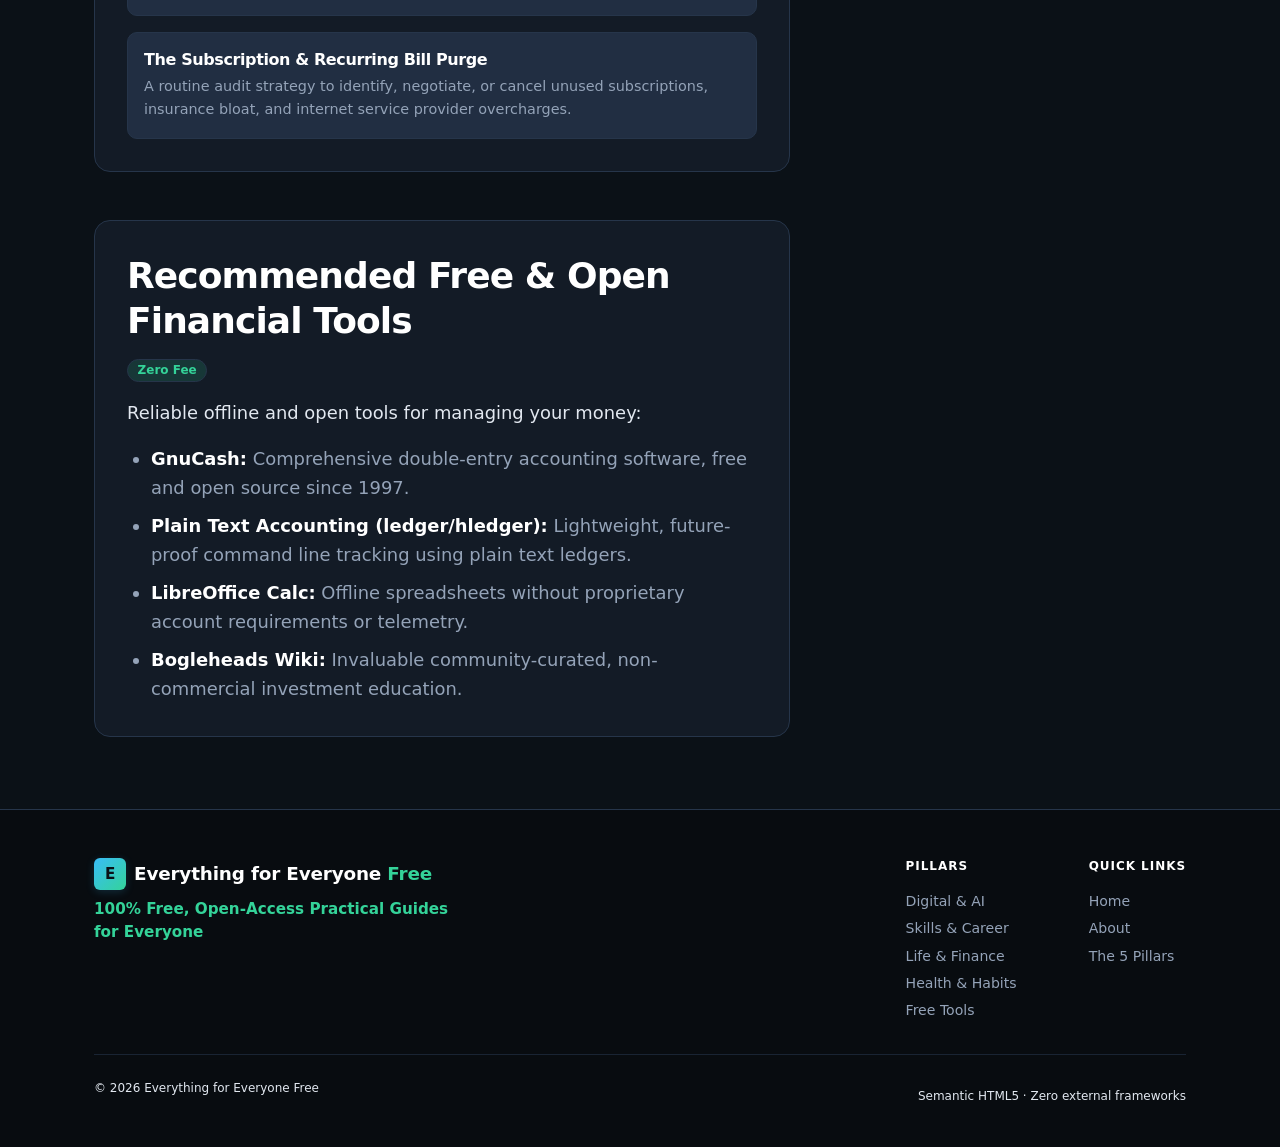
<file: pillars/life-finance.html>
<!DOCTYPE html>
<html lang="en">
<head>
  <meta charset="UTF-8">
  <meta name="viewport" content="width=device-width, initial-scale=1.0">
  <meta name="description" content="Life &amp; Finance Pillar: Clear, practical financial guides on budgeting, emergency funds, debt reduction, and smart consumer habits with zero sales pitches.">
  <title>Life &amp; Finance — Everything for Everyone Free</title>
  <link rel="stylesheet" href="../css/style.css">
</head>
<body class="pillar-finance">
  <a href="#main-content" class="skip-link">Skip to main content</a>

  <!-- Header & Navigation -->
  <header class="site-header">
    <div class="container header-inner">
      <a href="../index.html" class="brand-logo" aria-label="Everything for Everyone Free Homepage">
        <span class="brand-icon">E</span>
        <span>Everything for Everyone <span class="brand-highlight">Free</span></span>
      </a>

      <button class="nav-toggle" aria-label="Toggle navigation menu" aria-expanded="false" aria-controls="primary-nav">
        <span class="hamburger-box" aria-hidden="true">
          <span class="hamburger-inner"></span>
        </span>
      </button>

      <nav id="primary-nav" class="site-nav" aria-label="Primary navigation">
        <ul>
          <li><a href="../index.html">Home</a></li>
          <li class="nav-dropdown">
            <a href="../index.html#pillars" class="nav-dropdown-trigger active" aria-haspopup="true">Pillars <span class="dropdown-arrow" aria-hidden="true">▾</span></a>
            <div class="nav-dropdown-menu" role="menu">
              <a href="digital-ai.html" role="menuitem">Digital &amp; AI</a>
              <a href="skills-career.html" role="menuitem">Skills &amp; Career</a>
              <a href="life-finance.html" class="active" aria-current="page" role="menuitem">Life &amp; Finance</a>
              <a href="health-habits.html" role="menuitem">Health &amp; Habits</a>
              <a href="free-tools.html" role="menuitem">Free Tools</a>
            </div>
          </li>
          <li><a href="../about.html">About</a></li>
        </ul>
      </nav>
    </div>
  </header>

  <!-- Main Content -->
  <main id="main-content">
    <header class="page-header">
      <div class="container">
        <nav aria-label="Breadcrumb">
          <ul class="breadcrumbs">
            <li><a href="../index.html">Home</a></li>
            <li><a href="../index.html#pillars">Pillars</a></li>
            <li aria-current="page">Life &amp; Finance</li>
          </ul>
        </nav>
        <div class="hero-badge badge badge-emerald" style="color: var(--pillar-finance);">
          <span class="card-icon" style="margin-bottom: 0; font-size: 1rem;">💳</span>
          <span>Pillar 03 · Financial Clarity</span>
        </div>
        <h1 class="page-title">Life &amp; Personal Finance</h1>
        <p class="page-intro">
          Honest, math-grounded personal finance guidance without affiliate product pushing, crypto hype, or expensive budgeting subscription apps.
        </p>
      </div>
    </header>

    <div class="container" style="padding-bottom: var(--space-3xl);">
      <div class="content-grid">
        <section class="main-content">
          <!-- Overview / Mission -->
          <article class="card topic-block">
            <div class="topic-header">
              <h2>Demystifying Money Without Sales Pitches</h2>
              <span class="badge topic-status">Core Focus</span>
            </div>
            <p>
              Most personal finance advice on the web is distorted by affiliate commissions: influencers promoting credit cards, trading platforms, or \$15/month budgeting apps. True financial health is built on timeless, straightforward principles: living below your means, eliminating high-interest debt, maintaining an emergency cushion, and investing patiently in broad, low-cost assets.
            </p>
            <div class="callout">
              <h4>🛡️ No Affiliate Bias</h4>
              <p>
                We do not take sponsorship money from banks, lenders, or fintech startups. Our calculations and walkthroughs are built solely to help you keep more of your hard-earned money.
              </p>
            </div>
          </article>

          <!-- Core Learning Tracks -->
          <article class="card topic-block">
            <div class="topic-header">
              <h2>Planned Guides &amp; Frameworks</h2>
              <span class="badge badge-cyan topic-status planned">In Development</span>
            </div>

            <ul class="resource-list">
              <li class="resource-item">
                <h4>Zero-Cost Budgeting in Plain Spreadsheets</h4>
                <p>Track cash flow, categorize recurring expenses, and forecast savings without paying for proprietary apps. Includes downloadable open templates for LibreOffice Calc and Google Sheets.</p>
              </li>
              <li class="resource-item">
                <h4>The 3-Tier Emergency Fund Blueprint</h4>
                <p>How to determine your true baseline survival number, where to safely store liquid cash reserves, and the psychological freedom that comes from a 3-to-6 month buffer.</p>
              </li>
              <li class="resource-item">
                <h4>Debt Demolition: Snowball vs. Avalanche</h4>
                <p>A detailed mathematical and behavioral breakdown of debt paydown strategies, with practical scripts for negotiating down high interest rates with creditors.</p>
              </li>
              <li class="resource-item">
                <h4>The Subscription &amp; Recurring Bill Purge</h4>
                <p>A routine audit strategy to identify, negotiate, or cancel unused subscriptions, insurance bloat, and internet service provider overcharges.</p>
              </li>
            </ul>
          </article>

          <!-- Recommended Free Tools -->
          <article class="card topic-block">
            <div class="topic-header">
              <h2>Recommended Free &amp; Open Financial Tools</h2>
              <span class="badge topic-status">Zero Fee</span>
            </div>
            <p>Reliable offline and open tools for managing your money:</p>
            <ul style="padding-left: var(--space-lg); color: var(--color-text-muted); display: flex; flex-direction: column; gap: var(--space-sm);">
              <li><strong>GnuCash:</strong> Comprehensive double-entry accounting software, free and open source since 1997.</li>
              <li><strong>Plain Text Accounting (ledger/hledger):</strong> Lightweight, future-proof command line tracking using plain text ledgers.</li>
              <li><strong>LibreOffice Calc:</strong> Offline spreadsheets without proprietary account requirements or telemetry.</li>
              <li><strong>Bogleheads Wiki:</strong> Invaluable community-curated, non-commercial investment education.</li>
            </ul>
          </article>
        </section>

        <!-- Sidebar Navigation -->
        <aside class="sidebar">
          <h3>Explore All Pillars</h3>
          <ul class="sidebar-list">
            <li><a href="digital-ai.html">🤖 Digital &amp; AI</a></li>
            <li><a href="skills-career.html">💼 Skills &amp; Career</a></li>
            <li><a href="life-finance.html" style="color: var(--pillar-finance); font-weight: 600;">💳 Life &amp; Finance</a></li>
            <li><a href="health-habits.html">🌿 Health &amp; Habits</a></li>
            <li><a href="free-tools.html">🔧 Free Tools &amp; Software</a></li>
          </ul>

          <h3 style="margin-top: var(--space-xl);">Pillar Resources</h3>
          <ul class="sidebar-list">
            <li><a href="../about.html">About the Manifesto</a></li>
            <li><a href="../index.html">Back to Home</a></li>
          </ul>
        </aside>
      </div>
    </div>
  </main>

  <!-- Site Footer -->
  <footer class="site-footer">
    <div class="container footer-inner">
      <div class="footer-top">
        <div class="footer-brand">
          <a href="../index.html" class="brand-logo" aria-label="Everything for Everyone Free Homepage">
            <span class="brand-icon">E</span>
            <span>Everything for Everyone <span class="brand-highlight">Free</span></span>
          </a>
          <p class="footer-tagline">
            100% Free, Open-Access Practical Guides for Everyone
          </p>
        </div>

        <div class="footer-links-group">
          <div class="footer-col">
            <h4>Pillars</h4>
            <ul>
              <li><a href="digital-ai.html">Digital &amp; AI</a></li>
              <li><a href="skills-career.html">Skills &amp; Career</a></li>
              <li><a href="life-finance.html">Life &amp; Finance</a></li>
              <li><a href="health-habits.html">Health &amp; Habits</a></li>
              <li><a href="free-tools.html">Free Tools</a></li>
            </ul>
          </div>

          <div class="footer-col">
            <h4>Quick Links</h4>
            <ul>
              <li><a href="../index.html">Home</a></li>
              <li><a href="../about.html">About</a></li>
              <li><a href="../index.html#pillars">The 5 Pillars</a></li>
            </ul>
          </div>
        </div>
      </div>

      <div class="footer-bottom">
        <p>© 2026 Everything for Everyone Free</p>
        <p>Semantic HTML5 · Zero external frameworks</p>
      </div>
    </div>
  </footer>

  <script src="../js/main.js"></script>
</body>
</html>
</file>
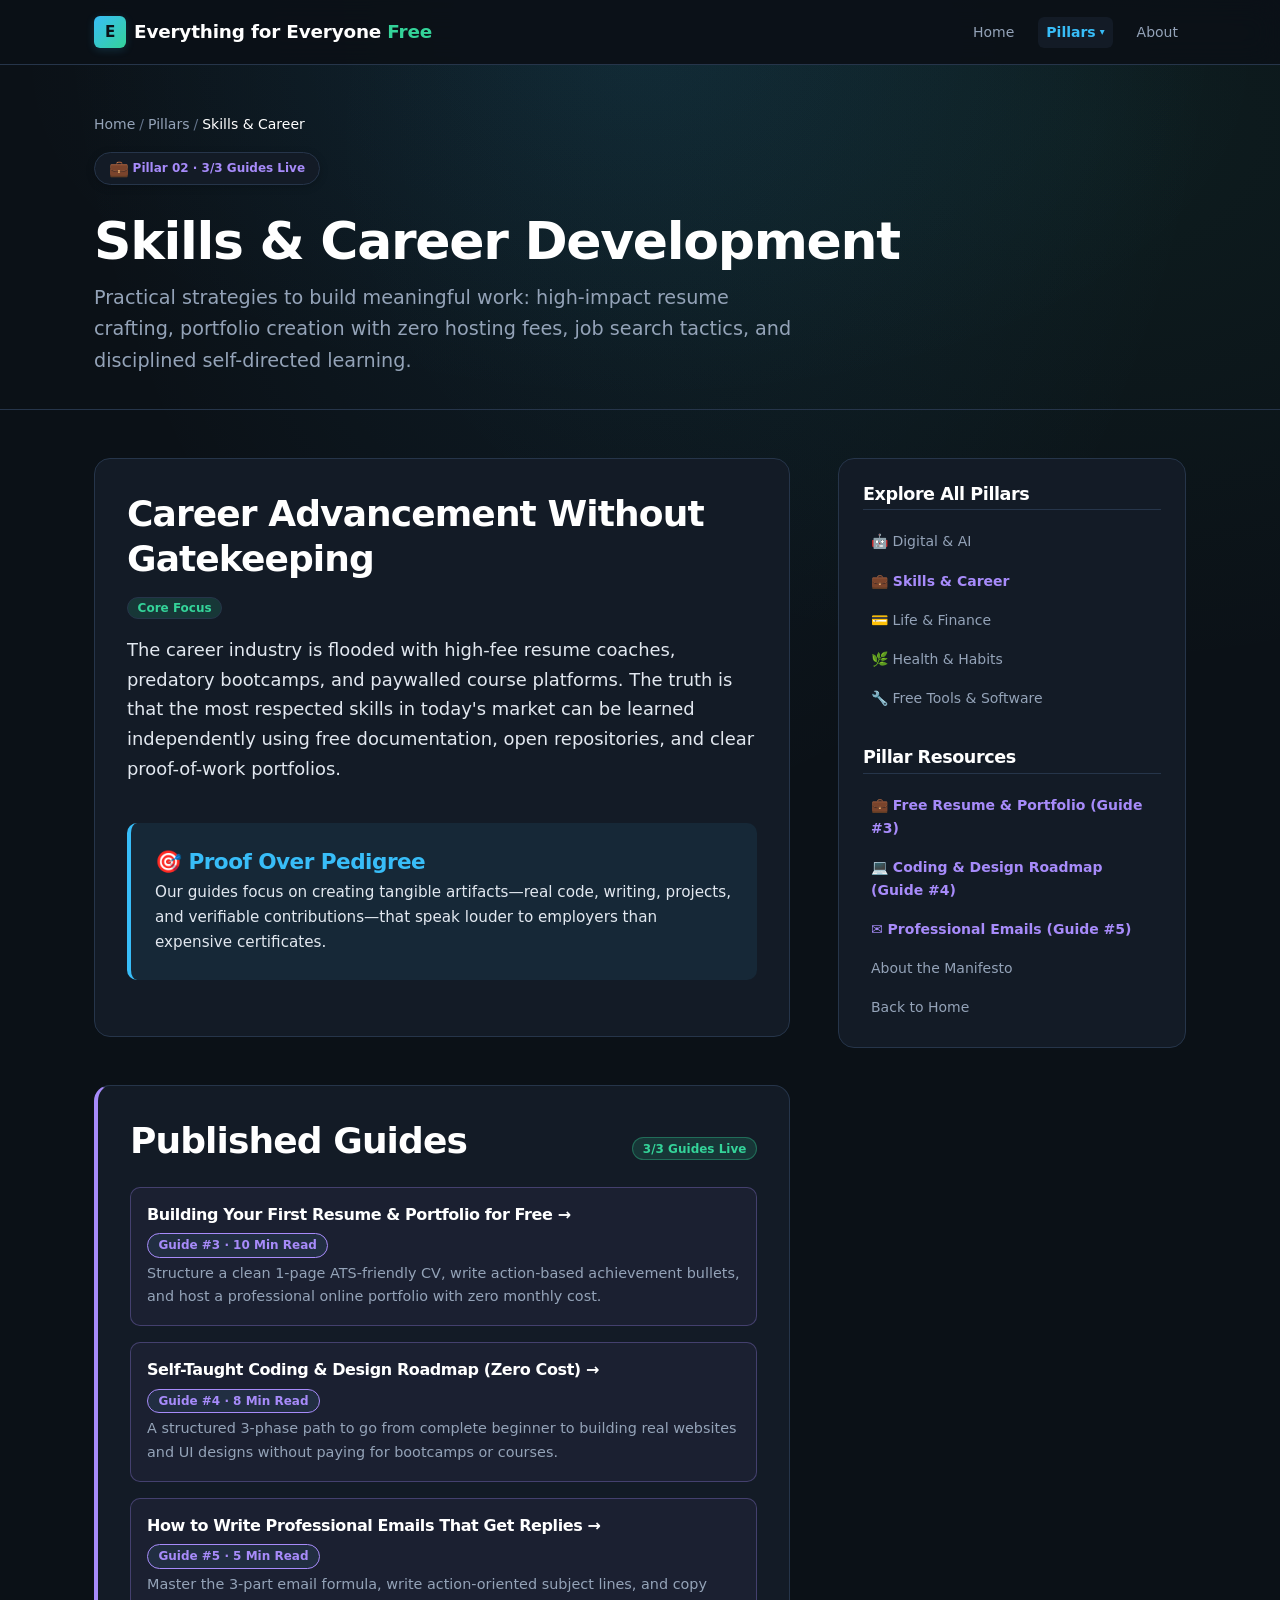
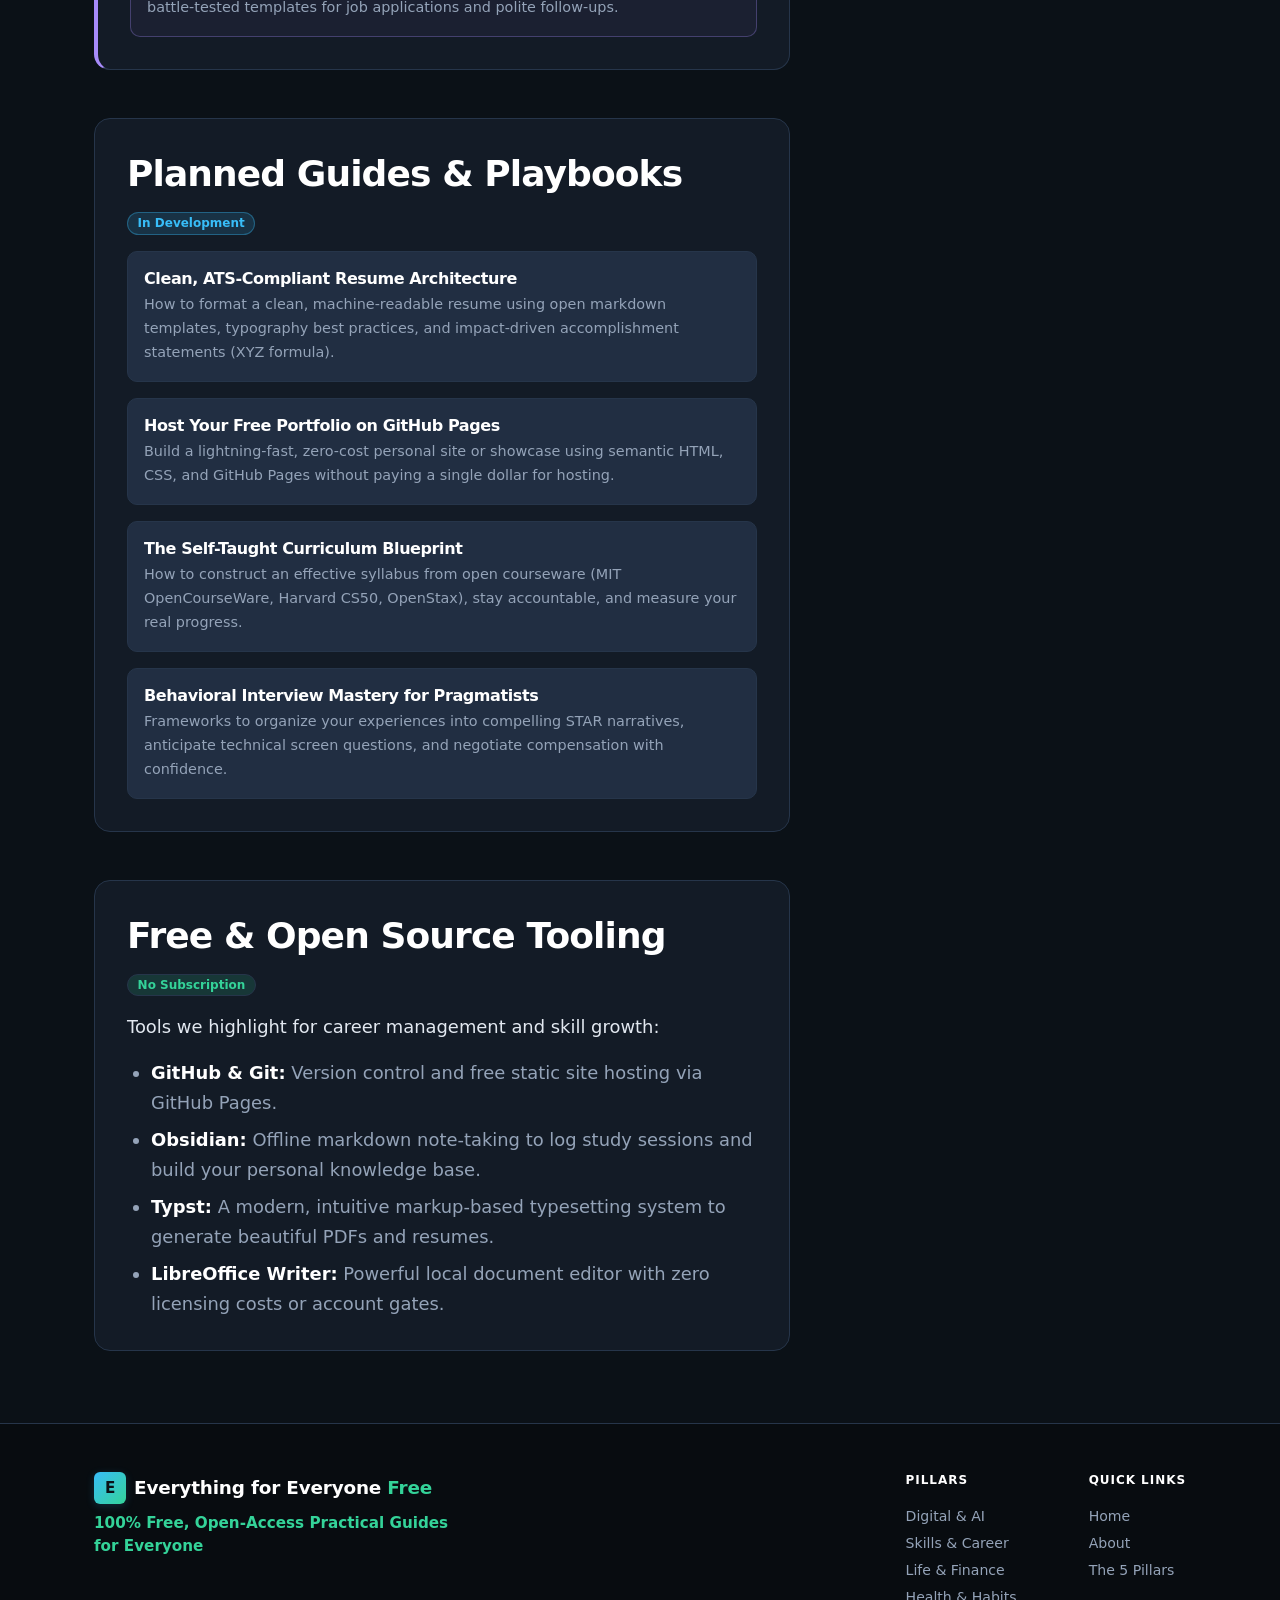
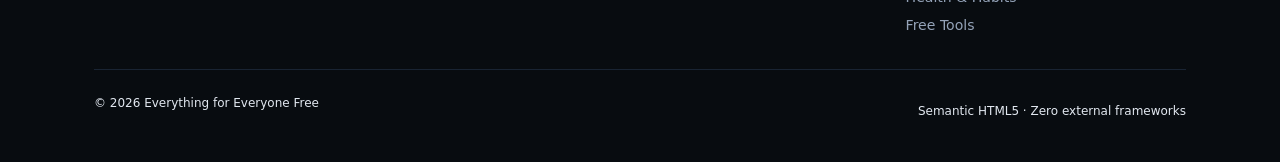
<file: pillars/skills-career.html>
<!DOCTYPE html>
<html lang="en">
<head>
  <meta charset="UTF-8">
  <meta name="viewport" content="width=device-width, initial-scale=1.0">
  <meta name="description" content="Skills &amp; Career Pillar: Free actionable guides on resume engineering, self-directed learning, interview preparation, and career growth.">
  <title>Skills &amp; Career — Everything for Everyone Free</title>
  <link rel="stylesheet" href="../css/style.css">
</head>
<body class="pillar-career">
  <a href="#main-content" class="skip-link">Skip to main content</a>

  <!-- Header & Navigation -->
  <header class="site-header">
    <div class="container header-inner">
      <a href="../index.html" class="brand-logo" aria-label="Everything for Everyone Free Homepage">
        <span class="brand-icon">E</span>
        <span>Everything for Everyone <span class="brand-highlight">Free</span></span>
      </a>

      <button class="nav-toggle" aria-label="Toggle navigation menu" aria-expanded="false" aria-controls="primary-nav">
        <span class="hamburger-box" aria-hidden="true">
          <span class="hamburger-inner"></span>
        </span>
      </button>

      <nav id="primary-nav" class="site-nav" aria-label="Primary navigation">
        <ul>
          <li><a href="../index.html">Home</a></li>
          <li class="nav-dropdown">
            <a href="../index.html#pillars" class="nav-dropdown-trigger active" aria-haspopup="true">Pillars <span class="dropdown-arrow" aria-hidden="true">▾</span></a>
            <div class="nav-dropdown-menu" role="menu">
              <a href="digital-ai.html" role="menuitem">Digital &amp; AI</a>
              <a href="skills-career.html" class="active" aria-current="page" role="menuitem">Skills &amp; Career</a>
              <a href="life-finance.html" role="menuitem">Life &amp; Finance</a>
              <a href="health-habits.html" role="menuitem">Health &amp; Habits</a>
              <a href="free-tools.html" role="menuitem">Free Tools</a>
            </div>
          </li>
          <li><a href="../about.html">About</a></li>
        </ul>
      </nav>
    </div>
  </header>

  <!-- Main Content -->
  <main id="main-content">
    <header class="page-header">
      <div class="container">
        <nav aria-label="Breadcrumb">
          <ul class="breadcrumbs">
            <li><a href="../index.html">Home</a></li>
            <li><a href="../index.html#pillars">Pillars</a></li>
            <li aria-current="page">Skills &amp; Career</li>
          </ul>
        </nav>
        <div class="hero-badge badge badge-emerald" style="color: var(--pillar-career);">
          <span class="card-icon" style="margin-bottom: 0; font-size: 1rem;">💼</span>
          <span>Pillar 02 · 3/3 Guides Live</span>
        </div>
        <h1 class="page-title">Skills &amp; Career Development</h1>
        <p class="page-intro">
          Practical strategies to build meaningful work: high-impact resume crafting, portfolio creation with zero hosting fees, job search tactics, and disciplined self-directed learning.
        </p>
      </div>
    </header>

    <div class="container" style="padding-bottom: var(--space-3xl);">
      <div class="content-grid">
        <section class="main-content">
          <!-- Overview / Mission -->
          <article class="card topic-block">
            <div class="topic-header">
              <h2>Career Advancement Without Gatekeeping</h2>
              <span class="badge topic-status">Core Focus</span>
            </div>
            <p>
              The career industry is flooded with high-fee resume coaches, predatory bootcamps, and paywalled course platforms. The truth is that the most respected skills in today's market can be learned independently using free documentation, open repositories, and clear proof-of-work portfolios.
            </p>
            <div class="callout">
              <h4>🎯 Proof Over Pedigree</h4>
              <p>
                Our guides focus on creating tangible artifacts—real code, writing, projects, and verifiable contributions—that speak louder to employers than expensive certificates.
              </p>
            </div>
          </article>

          <!-- Published Guides -->
          <article class="card topic-block" style="border-left: 4px solid var(--pillar-career);">
            <div class="topic-header">
              <h2>Published Guides</h2>
              <span class="badge badge-emerald topic-status">3/3 Guides Live</span>
            </div>

            <ul class="resource-list">
              <li class="resource-item" style="background-color: rgba(167, 139, 250, 0.05); border-color: rgba(167, 139, 250, 0.3);">
                <div style="display: flex; justify-content: space-between; align-items: baseline; flex-wrap: wrap; gap: var(--space-xs); margin-bottom: var(--space-xs);">
                  <h4><a href="../guides/free-resume-portfolio.html" style="color: var(--color-text-white); font-weight: 700;">Building Your First Resume &amp; Portfolio for Free →</a></h4>
                  <span class="badge" style="font-size: 0.75rem; border-color: var(--pillar-career); color: var(--pillar-career);">Guide #3 · 10 Min Read</span>
                </div>
                <p>Structure a clean 1-page ATS-friendly CV, write action-based achievement bullets, and host a professional online portfolio with zero monthly cost.</p>
              </li>
              <li class="resource-item" style="background-color: rgba(167, 139, 250, 0.05); border-color: rgba(167, 139, 250, 0.3);">
                <div style="display: flex; justify-content: space-between; align-items: baseline; flex-wrap: wrap; gap: var(--space-xs); margin-bottom: var(--space-xs);">
                  <h4><a href="../guides/zero-cost-coding-design.html" style="color: var(--color-text-white); font-weight: 700;">Self-Taught Coding &amp; Design Roadmap (Zero Cost) →</a></h4>
                  <span class="badge" style="font-size: 0.75rem; border-color: var(--pillar-career); color: var(--pillar-career);">Guide #4 · 8 Min Read</span>
                </div>
                <p>A structured 3-phase path to go from complete beginner to building real websites and UI designs without paying for bootcamps or courses.</p>
              </li>
              <li class="resource-item" style="background-color: rgba(167, 139, 250, 0.05); border-color: rgba(167, 139, 250, 0.3);">
                <div style="display: flex; justify-content: space-between; align-items: baseline; flex-wrap: wrap; gap: var(--space-xs); margin-bottom: var(--space-xs);">
                  <h4><a href="../guides/professional-emails.html" style="color: var(--color-text-white); font-weight: 700;">How to Write Professional Emails That Get Replies →</a></h4>
                  <span class="badge" style="font-size: 0.75rem; border-color: var(--pillar-career); color: var(--pillar-career);">Guide #5 · 5 Min Read</span>
                </div>
                <p>Master the 3-part email formula, write action-oriented subject lines, and copy battle-tested templates for job applications and polite follow-ups.</p>
              </li>
            </ul>
          </article>

          <!-- Core Learning Tracks -->
          <article class="card topic-block">
            <div class="topic-header">
              <h2>Planned Guides &amp; Playbooks</h2>
              <span class="badge badge-cyan topic-status planned">In Development</span>
            </div>

            <ul class="resource-list">
              <li class="resource-item">
                <h4>Clean, ATS-Compliant Resume Architecture</h4>
                <p>How to format a clean, machine-readable resume using open markdown templates, typography best practices, and impact-driven accomplishment statements (XYZ formula).</p>
              </li>
              <li class="resource-item">
                <h4>Host Your Free Portfolio on GitHub Pages</h4>
                <p>Build a lightning-fast, zero-cost personal site or showcase using semantic HTML, CSS, and GitHub Pages without paying a single dollar for hosting.</p>
              </li>
              <li class="resource-item">
                <h4>The Self-Taught Curriculum Blueprint</h4>
                <p>How to construct an effective syllabus from open courseware (MIT OpenCourseWare, Harvard CS50, OpenStax), stay accountable, and measure your real progress.</p>
              </li>
              <li class="resource-item">
                <h4>Behavioral Interview Mastery for Pragmatists</h4>
                <p>Frameworks to organize your experiences into compelling STAR narratives, anticipate technical screen questions, and negotiate compensation with confidence.</p>
              </li>
            </ul>
          </article>

          <!-- Recommended Free Tools -->
          <article class="card topic-block">
            <div class="topic-header">
              <h2>Free &amp; Open Source Tooling</h2>
              <span class="badge topic-status">No Subscription</span>
            </div>
            <p>Tools we highlight for career management and skill growth:</p>
            <ul style="padding-left: var(--space-lg); color: var(--color-text-muted); display: flex; flex-direction: column; gap: var(--space-sm);">
              <li><strong>GitHub &amp; Git:</strong> Version control and free static site hosting via GitHub Pages.</li>
              <li><strong>Obsidian:</strong> Offline markdown note-taking to log study sessions and build your personal knowledge base.</li>
              <li><strong>Typst:</strong> A modern, intuitive markup-based typesetting system to generate beautiful PDFs and resumes.</li>
              <li><strong>LibreOffice Writer:</strong> Powerful local document editor with zero licensing costs or account gates.</li>
            </ul>
          </article>
        </section>

        <!-- Sidebar Navigation -->
        <aside class="sidebar">
          <h3>Explore All Pillars</h3>
          <ul class="sidebar-list">
            <li><a href="digital-ai.html">🤖 Digital &amp; AI</a></li>
            <li><a href="skills-career.html" style="color: var(--pillar-career); font-weight: 600;">💼 Skills &amp; Career</a></li>
            <li><a href="life-finance.html">💳 Life &amp; Finance</a></li>
            <li><a href="health-habits.html">🌿 Health &amp; Habits</a></li>
            <li><a href="free-tools.html">🔧 Free Tools &amp; Software</a></li>
          </ul>

          <h3 style="margin-top: var(--space-xl);">Pillar Resources</h3>
          <ul class="sidebar-list">
            <li><a href="../guides/free-resume-portfolio.html" style="color: var(--pillar-career); font-weight: 600;">💼 Free Resume &amp; Portfolio (Guide #3)</a></li>
            <li><a href="../guides/zero-cost-coding-design.html" style="color: var(--pillar-career); font-weight: 600;">💻 Coding &amp; Design Roadmap (Guide #4)</a></li>
            <li><a href="../guides/professional-emails.html" style="color: var(--pillar-career); font-weight: 600;">✉️ Professional Emails (Guide #5)</a></li>
            <li><a href="../about.html">About the Manifesto</a></li>
            <li><a href="../index.html">Back to Home</a></li>
          </ul>
        </aside>
      </div>
    </div>
  </main>

  <!-- Site Footer -->
  <footer class="site-footer">
    <div class="container footer-inner">
      <div class="footer-top">
        <div class="footer-brand">
          <a href="../index.html" class="brand-logo" aria-label="Everything for Everyone Free Homepage">
            <span class="brand-icon">E</span>
            <span>Everything for Everyone <span class="brand-highlight">Free</span></span>
          </a>
          <p class="footer-tagline">
            100% Free, Open-Access Practical Guides for Everyone
          </p>
        </div>

        <div class="footer-links-group">
          <div class="footer-col">
            <h4>Pillars</h4>
            <ul>
              <li><a href="digital-ai.html">Digital &amp; AI</a></li>
              <li><a href="skills-career.html">Skills &amp; Career</a></li>
              <li><a href="life-finance.html">Life &amp; Finance</a></li>
              <li><a href="health-habits.html">Health &amp; Habits</a></li>
              <li><a href="free-tools.html">Free Tools</a></li>
            </ul>
          </div>

          <div class="footer-col">
            <h4>Quick Links</h4>
            <ul>
              <li><a href="../index.html">Home</a></li>
              <li><a href="../about.html">About</a></li>
              <li><a href="../index.html#pillars">The 5 Pillars</a></li>
            </ul>
          </div>
        </div>
      </div>

      <div class="footer-bottom">
        <p>© 2026 Everything for Everyone Free</p>
        <p>Semantic HTML5 · Zero external frameworks</p>
      </div>
    </div>
  </footer>

  <script src="../js/main.js"></script>
</body>
</html>
</file>
<file: css/style.css>
/* ==========================================================================
   Everything for Everyone Free — Global Design System
   Pure semantic HTML5 + Modern CSS (Zero external frameworks)
   Dark Theme: #0B1117 background, Cyan/Emerald accents, Clean White text
   ========================================================================== */

/* --- 1. CSS Custom Properties / Design Tokens --- */
:root {
  /* Fonts */
  --font-sans: system-ui, -apple-system, BlinkMacSystemFont, "Segoe UI", Roboto, "Helvetica Neue", Arial, sans-serif;
  --font-mono: ui-monospace, SFMono-Regular, Menlo, Monaco, Consolas, "Liberation Mono", "Courier New", monospace;

  /* Color Palette - Dark Theme */
  --color-bg: #0B1117;
  --color-surface: #131b26;
  --color-surface-hover: #1b2636;
  --color-surface-elevated: #212e42;
  --color-border: #26354a;
  --color-border-subtle: #192433;

  /* Clean White & Neutral Text Hierarchy */
  --color-text-white: #ffffff;
  --color-text: #ffffff;
  --color-text-body: #e2e8f0;
  --color-text-muted: #94a3b8;
  --color-text-dim: #64748b;

  /* Cyan & Emerald Accents */
  --color-cyan: #38bdf8;
  --color-cyan-glow: rgba(56, 189, 248, 0.18);
  --color-cyan-dark: #0284c7;

  --color-emerald: #34d399;
  --color-emerald-glow: rgba(52, 211, 153, 0.18);
  --color-emerald-dark: #059669;

  --color-primary: var(--color-cyan);
  --color-primary-glow: var(--color-cyan-glow);
  --color-primary-dark: var(--color-cyan-dark);

  --color-accent: var(--color-emerald);
  --color-accent-glow: var(--color-emerald-glow);
  --color-accent-dark: var(--color-emerald-dark);

  /* Pillar Thematic Accents */
  --pillar-ai: #38bdf8;
  --pillar-career: #a78bfa;
  --pillar-finance: #34d399;
  --pillar-health: #fbbf24;
  --pillar-tools: #f472b6;

  /* Spacing Scale (Mobile-first) */
  --space-xs: 0.25rem;   /* 4px */
  --space-sm: 0.5rem;    /* 8px */
  --space-md: 1rem;      /* 16px */
  --space-lg: 1.5rem;    /* 24px */
  --space-xl: 2rem;      /* 32px */
  --space-2xl: 3rem;     /* 48px */
  --space-3xl: 4.5rem;   /* 72px */
  --space-4xl: 6rem;     /* 96px */

  /* Border Radius */
  --radius-xs: 4px;
  --radius-sm: 6px;
  --radius-md: 10px;
  --radius-lg: 16px;
  --radius-xl: 24px;
  --radius-full: 9999px;

  /* Font Sizes Scale */
  --font-size-xs: 0.75rem;    /* 12px */
  --font-size-sm: 0.875rem;   /* 14px */
  --font-size-base: 1.0625rem; /* 17px readable body text */
  --font-size-md: 1.125rem;   /* 18px */
  --font-size-lg: 1.25rem;    /* 20px */
  --font-size-xl: 1.5rem;     /* 24px */
  --font-size-2xl: 1.875rem;  /* 30px */
  --font-size-3xl: 2.25rem;   /* 36px */
  --font-size-4xl: 3rem;      /* 48px */

  /* Reading Width */
  --max-reading-width: 68ch;
  --container-max: 1140px;

  /* Line Heights */
  --line-height-tight: 1.25;
  --line-height-normal: 1.5;
  --line-height-body: 1.65;

  /* Transitions & Shadows */
  --transition-fast: 150ms cubic-bezier(0.4, 0, 0.2, 1);
  --transition-normal: 250ms cubic-bezier(0.4, 0, 0.2, 1);
  --shadow-sm: 0 1px 3px rgba(0, 0, 0, 0.4);
  --shadow-md: 0 4px 14px rgba(0, 0, 0, 0.45);
  --shadow-lg: 0 12px 32px rgba(0, 0, 0, 0.55);
}

/* --- 2. Base & Reset Styles --- */
*, *::before, *::after {
  box-sizing: border-box;
  margin: 0;
  padding: 0;
}

html {
  font-family: var(--font-sans);
  font-size: 16px;
  line-height: var(--line-height-body);
  color: var(--color-text-body);
  background-color: var(--color-bg);
  scroll-behavior: smooth;
  -webkit-text-size-adjust: 100%;
}

body {
  min-height: 100vh;
  display: flex;
  flex-direction: column;
  background-color: var(--color-bg);
  background-image: 
    radial-gradient(ellipse at 50% -10%, rgba(56, 189, 248, 0.09) 0%, transparent 65%),
    radial-gradient(ellipse at 85% 15%, rgba(52, 211, 153, 0.06) 0%, transparent 50%);
  background-repeat: no-repeat;
  background-attachment: fixed;
  color: var(--color-text-body);
  font-size: clamp(1rem, 0.96rem + 0.2vw, 1.125rem); /* 16px to 18px body text */
}

img, svg, picture, video {
  display: block;
  max-width: 100%;
  height: auto;
}

/* Accessible focus styling */
:focus-visible {
  outline: 2px solid var(--color-primary);
  outline-offset: 3px;
  border-radius: var(--radius-xs);
}

/* Skip link */
.skip-link {
  position: absolute;
  top: -120px;
  left: var(--space-md);
  background: var(--color-primary);
  color: #0b1117;
  padding: var(--space-sm) var(--space-md);
  font-weight: 700;
  font-size: var(--font-size-sm);
  border-radius: var(--radius-sm);
  z-index: 9999;
  transition: top var(--transition-fast);
}

.skip-link:focus {
  top: var(--space-md);
}

/* --- 3. Clean Readable Typography --- */
h1, h2, h3, h4, h5, h6 {
  color: var(--color-text-white);
  font-weight: 700;
  letter-spacing: -0.025em;
  margin-bottom: var(--space-sm);
}

h1 {
  font-size: clamp(2rem, 4vw + 1rem, 3.25rem);
  line-height: var(--line-height-tight);
}

h2 {
  font-size: clamp(1.5rem, 3vw + 0.5rem, 2.25rem);
  line-height: var(--line-height-tight);
}

h3 {
  font-size: clamp(1.25rem, 2vw + 0.5rem, 1.75rem);
  line-height: 1.3;
}

h4 {
  font-size: clamp(1.1rem, 1.5vw + 0.5rem, 1.35rem);
  line-height: 1.35;
}

h5 {
  font-size: clamp(0.95rem, 1.2vw + 0.5rem, 1.15rem);
  line-height: 1.4;
}

h6 {
  font-size: clamp(0.85rem, 1vw, 1rem);
  line-height: 1.4;
  text-transform: uppercase;
  letter-spacing: 0.05em;
  color: var(--color-text-muted);
}

p {
  margin-bottom: var(--space-md);
  color: var(--color-text-body);
  line-height: var(--line-height-body);
}

p:last-child {
  margin-bottom: 0;
}

a {
  color: var(--color-primary);
  text-decoration: none;
  transition: color var(--transition-fast);
}

a:hover {
  color: #7dd3fc;
  text-decoration: underline;
  text-underline-offset: 3px;
}

strong, b {
  color: var(--color-text-white);
  font-weight: 600;
}

code {
  font-family: var(--font-mono);
  font-size: 0.88em;
  background-color: var(--color-surface-elevated);
  padding: 0.15em 0.45em;
  border-radius: var(--radius-xs);
  color: #e2e8f0;
  border: 1px solid var(--color-border);
}

pre {
  background-color: var(--color-surface-elevated);
  border: 1px solid var(--color-border);
  border-radius: var(--radius-md);
  padding: var(--space-md);
  overflow-x: auto;
  font-family: var(--font-mono);
  font-size: var(--font-size-sm);
  margin-bottom: var(--space-md);
}

/* --- 4. Containers & Layout --- */
.container {
  width: 100%;
  max-width: var(--container-max);
  margin-inline: auto;
  padding-inline: var(--space-md);
}

@media (min-width: 768px) {
  .container {
    padding-inline: var(--space-lg);
  }
}

/* 68ch max reading width for long-form tutorial articles */
.tutorial-container {
  width: 100%;
  max-width: var(--max-reading-width);
  margin-inline: auto;
  font-size: var(--font-size-base);
  line-height: var(--line-height-body);
}

.tutorial-container p,
.tutorial-container li {
  font-size: var(--font-size-base);
  line-height: var(--line-height-body);
  color: var(--color-text-body);
}

/* --- 5. Mobile-First CSS Grid System (.grid-1, .grid-2, .grid-3) --- */
.grid-1,
.grid-2,
.grid-3 {
  display: grid;
  gap: var(--space-lg);
  width: 100%;
}

/* Mobile-first: Default to 1 column on phones (< 768px) */
.grid-1 {
  grid-template-columns: 1fr;
}

.grid-2 {
  grid-template-columns: 1fr;
}

.grid-3 {
  grid-template-columns: 1fr;
}

/* Tablet expansion (>= 768px) */
@media (min-width: 768px) {
  .grid-2 {
    grid-template-columns: repeat(2, minmax(0, 1fr));
  }
  .grid-3 {
    grid-template-columns: repeat(2, minmax(0, 1fr));
  }
}

/* Desktop expansion (>= 1024px) */
@media (min-width: 1024px) {
  .grid-3 {
    grid-template-columns: repeat(3, minmax(0, 1fr));
  }
}

/* Legacy & specialized grids */
.grid {
  display: grid;
  gap: var(--space-lg);
  grid-template-columns: 1fr;
}

@media (min-width: 768px) {
  .values-grid,
  .principles-grid {
    grid-template-columns: repeat(2, minmax(0, 1fr));
  }
  .pillars-grid {
    grid-template-columns: repeat(2, minmax(0, 1fr));
  }
}

@media (min-width: 1024px) {
  .values-grid {
    grid-template-columns: repeat(4, minmax(0, 1fr));
  }
  .pillars-grid {
    grid-template-columns: repeat(3, minmax(0, 1fr));
  }
}

/* --- 6. Reusable Component: .card --- */
.card {
  background-color: var(--color-surface);
  border: 1px solid var(--color-border);
  border-radius: var(--radius-lg);
  padding: var(--space-xl);
  display: flex;
  flex-direction: column;
  color: inherit;
  position: relative;
  overflow: hidden;
  transition: transform var(--transition-normal), border-color var(--transition-normal), box-shadow var(--transition-normal);
}

.card:hover {
  border-color: var(--color-text-dim);
  box-shadow: var(--shadow-md);
}

/* Interactive card (linked cards) */
a.card,
.card-interactive {
  cursor: pointer;
  text-decoration: none;
}

a.card:hover,
.card-interactive:hover {
  transform: translateY(-3px);
  box-shadow: var(--shadow-lg);
  border-color: var(--color-primary);
  text-decoration: none;
}

/* Specific Cards extending .card */
.pillar-card {
  background-color: var(--color-surface);
  border: 1px solid var(--color-border);
  border-radius: var(--radius-lg);
  padding: var(--space-xl);
  display: flex;
  flex-direction: column;
  text-decoration: none;
  color: inherit;
  position: relative;
  overflow: hidden;
  transition: transform var(--transition-normal), border-color var(--transition-normal), box-shadow var(--transition-normal);
}

.pillar-card::before {
  content: "";
  position: absolute;
  top: 0;
  left: 0;
  right: 0;
  height: 3px;
  background: var(--pillar-color, var(--color-primary));
  opacity: 0.8;
  transition: opacity var(--transition-fast), height var(--transition-fast);
}

.pillar-card:hover {
  text-decoration: none;
  transform: translateY(-4px);
  border-color: var(--color-text-dim);
  box-shadow: var(--shadow-lg);
}

.pillar-card:hover::before {
  opacity: 1;
  height: 4px;
}

.pillar-ai { --pillar-color: var(--pillar-ai); }
.pillar-career { --pillar-color: var(--pillar-career); }
.pillar-finance { --pillar-color: var(--pillar-finance); }
.pillar-health { --pillar-color: var(--pillar-health); }
.pillar-tools { --pillar-color: var(--pillar-tools); }

.card-icon {
  font-size: 1.75rem;
  margin-bottom: var(--space-md);
  display: inline-flex;
  align-items: center;
  justify-content: center;
  color: var(--pillar-color, var(--color-primary));
}

.card-icon svg {
  width: 28px;
  height: 28px;
  stroke: currentColor;
  display: block;
}

.card-top {
  display: flex;
  align-items: center;
  justify-content: space-between;
  margin-bottom: var(--space-xs);
  gap: var(--space-sm);
}

.card-title {
  font-size: 1.25rem;
  margin-bottom: var(--space-xs);
  display: flex;
  align-items: center;
  justify-content: space-between;
}

.card-title .arrow {
  font-size: 1rem;
  color: var(--color-text-dim);
  transition: transform var(--transition-fast), color var(--transition-fast);
}

.pillar-card:hover .card-title .arrow {
  color: var(--pillar-color, var(--color-primary));
  transform: translateX(4px);
}

.card-desc {
  font-size: 0.95rem;
  line-height: var(--line-height-body);
  color: var(--color-text-muted);
  flex-grow: 1;
  margin-bottom: var(--space-md);
}

.card-tags {
  display: flex;
  flex-wrap: wrap;
  gap: var(--space-xs);
  margin-top: auto;
}

.value-card,
.principle-box {
  background-color: var(--color-surface);
  border: 1px solid var(--color-border);
  border-radius: var(--radius-md);
  padding: var(--space-lg);
}

.value-card h3,
.principle-box h3 {
  font-size: 1.15rem;
  margin-bottom: var(--space-xs);
}

/* --- 7. Reusable Component: .btn-primary & .btn-secondary --- */
.btn {
  display: inline-flex;
  align-items: center;
  justify-content: center;
  gap: var(--space-xs);
  padding: 0.75rem 1.4rem;
  font-size: var(--font-size-sm);
  font-weight: 600;
  border-radius: var(--radius-md);
  border: 1px solid transparent;
  cursor: pointer;
  text-decoration: none;
  line-height: 1.25;
  transition: all var(--transition-fast);
  white-space: nowrap;
}

.btn:hover {
  text-decoration: none;
  transform: translateY(-1px);
}

.btn:active {
  transform: translateY(0);
}

.btn-primary {
  display: inline-flex;
  align-items: center;
  justify-content: center;
  gap: var(--space-xs);
  padding: 0.75rem 1.4rem;
  font-size: var(--font-size-sm);
  font-weight: 600;
  border-radius: var(--radius-md);
  border: 1px solid transparent;
  cursor: pointer;
  text-decoration: none;
  line-height: 1.25;
  background-color: var(--color-primary);
  color: #0b1117;
  box-shadow: 0 4px 14px var(--color-primary-glow);
  transition: all var(--transition-fast);
  white-space: nowrap;
}

.btn-primary:hover {
  background-color: #7dd3fc;
  box-shadow: 0 6px 20px rgba(56, 189, 248, 0.35);
  color: #0b1117;
  text-decoration: none;
  transform: translateY(-1px);
}

.btn-primary:active {
  transform: translateY(0);
}

.btn-secondary {
  display: inline-flex;
  align-items: center;
  justify-content: center;
  gap: var(--space-xs);
  padding: 0.75rem 1.4rem;
  font-size: var(--font-size-sm);
  font-weight: 600;
  border-radius: var(--radius-md);
  border: 1px solid var(--color-border);
  cursor: pointer;
  text-decoration: none;
  line-height: 1.25;
  background-color: var(--color-surface);
  color: var(--color-text-white);
  transition: all var(--transition-fast);
  white-space: nowrap;
}

.btn-secondary:hover {
  background-color: var(--color-surface-hover);
  border-color: var(--color-text-dim);
  color: #ffffff;
  text-decoration: none;
  transform: translateY(-1px);
}

.btn-secondary:active {
  transform: translateY(0);
}

/* --- 8. Reusable Component: .badge --- */
.badge {
  display: inline-flex;
  align-items: center;
  gap: var(--space-xs);
  padding: 0.25rem 0.65rem;
  font-size: var(--font-size-xs);
  font-weight: 600;
  line-height: 1.2;
  border-radius: var(--radius-full);
  background-color: var(--color-surface-elevated);
  border: 1px solid var(--color-border);
  color: var(--color-text-body);
  white-space: nowrap;
}

.badge-cyan {
  background-color: rgba(56, 189, 248, 0.12);
  border-color: rgba(56, 189, 248, 0.35);
  color: var(--color-cyan);
}

.badge-emerald {
  background-color: rgba(52, 211, 153, 0.12);
  border-color: rgba(52, 211, 153, 0.35);
  color: var(--color-emerald);
}

.tag {
  font-size: var(--font-size-xs);
  padding: 0.2rem 0.5rem;
  border-radius: var(--radius-xs);
  background-color: var(--color-surface-elevated);
  color: var(--color-text-muted);
  font-weight: 500;
}

/* --- 9. Site Header & Navigation --- */
.site-header {
  position: sticky;
  top: 0;
  z-index: 100;
  background-color: rgba(11, 17, 23, 0.92);
  backdrop-filter: blur(14px);
  -webkit-backdrop-filter: blur(14px);
  border-bottom: 1px solid var(--color-border);
}

.header-inner {
  display: flex;
  align-items: center;
  justify-content: space-between;
  padding-block: var(--space-md);
}

.brand-logo {
  display: inline-flex;
  align-items: center;
  gap: var(--space-sm);
  font-size: 1.15rem;
  font-weight: 700;
  color: var(--color-text-white);
  text-decoration: none;
  letter-spacing: -0.01em;
}

.brand-logo:hover {
  text-decoration: none;
  color: var(--color-text-white);
}

.brand-icon {
  display: inline-flex;
  align-items: center;
  justify-content: center;
  width: 32px;
  height: 32px;
  background: linear-gradient(135deg, var(--color-cyan), var(--color-emerald));
  color: #0b1117;
  border-radius: var(--radius-sm);
  font-weight: 800;
  font-size: 0.95rem;
  box-shadow: 0 2px 8px var(--color-primary-glow);
  flex-shrink: 0;
}

.brand-highlight {
  color: var(--color-emerald);
  font-weight: 800;
}

/* Hamburger button */
.nav-toggle {
  display: none;
  align-items: center;
  justify-content: center;
  width: 44px;
  height: 44px;
  background: var(--color-surface);
  border: 1px solid var(--color-border);
  border-radius: var(--radius-md);
  color: var(--color-text-white);
  cursor: pointer;
  padding: 0;
  transition: all var(--transition-fast);
}

.nav-toggle:hover {
  background-color: var(--color-surface-hover);
  border-color: var(--color-primary);
}

.hamburger-box {
  width: 20px;
  height: 14px;
  display: inline-block;
  position: relative;
}

.hamburger-inner,
.hamburger-inner::before,
.hamburger-inner::after {
  width: 20px;
  height: 2px;
  background-color: var(--color-text-white);
  border-radius: 2px;
  position: absolute;
  transition: transform var(--transition-normal), opacity var(--transition-fast), top var(--transition-fast), background-color var(--transition-fast);
}

.hamburger-inner {
  top: 50%;
  transform: translateY(-50%);
}

.hamburger-inner::before {
  content: "";
  top: -6px;
  left: 0;
}

.hamburger-inner::after {
  content: "";
  top: 6px;
  left: 0;
}

/* Hamburger active transformation to "X" */
.nav-toggle[aria-expanded="true"] .hamburger-inner {
  background-color: transparent;
}

.nav-toggle[aria-expanded="true"] .hamburger-inner::before {
  top: 0;
  transform: rotate(45deg);
  background-color: var(--color-cyan);
}

.nav-toggle[aria-expanded="true"] .hamburger-inner::after {
  top: 0;
  transform: rotate(-45deg);
  background-color: var(--color-cyan);
}

.site-nav ul {
  display: flex;
  align-items: center;
  list-style: none;
  gap: var(--space-md);
}

.site-nav a {
  color: var(--color-text-muted);
  font-size: var(--font-size-sm);
  font-weight: 500;
  padding: var(--space-xs) var(--space-sm);
  border-radius: var(--radius-sm);
  transition: all var(--transition-fast);
  display: inline-flex;
  align-items: center;
  gap: var(--space-xs);
}

.site-nav a:hover,
.site-nav a.active {
  color: var(--color-text-white);
  background-color: var(--color-surface);
  text-decoration: none;
}

.site-nav a.active {
  color: var(--color-primary);
  font-weight: 600;
}

/* Nav dropdown */
.nav-dropdown {
  position: relative;
}

.dropdown-arrow {
  font-size: 0.7em;
  transition: transform var(--transition-fast);
  display: inline-block;
}

.nav-dropdown:hover .dropdown-arrow,
.nav-dropdown:focus-within .dropdown-arrow {
  transform: rotate(180deg);
}

.nav-dropdown-menu {
  display: none;
  position: absolute;
  top: calc(100% + 4px);
  left: 0;
  min-width: 220px;
  background-color: var(--color-surface);
  border: 1px solid var(--color-border);
  border-radius: var(--radius-md);
  padding: var(--space-xs) 0;
  box-shadow: var(--shadow-lg);
  flex-direction: column;
  gap: 2px;
  z-index: 101;
}

.nav-dropdown:hover .nav-dropdown-menu,
.nav-dropdown:focus-within .nav-dropdown-menu {
  display: flex;
}

.nav-dropdown-menu a {
  padding: 0.65rem var(--space-md);
  border-radius: 0;
  width: 100%;
  display: block;
  font-size: var(--font-size-sm);
  color: var(--color-text-muted);
}

.nav-dropdown-menu a:hover,
.nav-dropdown-menu a.active {
  background-color: var(--color-surface-hover);
  color: var(--color-primary);
}

/* --- 10. Hero & Page Header Sections --- */
.hero-section {
  padding-block: var(--space-3xl) var(--space-2xl);
  text-align: center;
  position: relative;
}

.hero-badge {
  display: inline-flex;
  align-items: center;
  gap: var(--space-xs);
  padding: 0.35rem 0.85rem;
  border-radius: var(--radius-full);
  background-color: var(--color-surface);
  border: 1px solid var(--color-border);
  color: var(--color-emerald);
  font-size: var(--font-size-xs);
  font-weight: 600;
  margin-bottom: var(--space-lg);
  box-shadow: 0 2px 8px rgba(0, 0, 0, 0.2);
}

.hero-badge .pulse-dot {
  width: 8px;
  height: 8px;
  background-color: var(--color-emerald);
  border-radius: 50%;
  box-shadow: 0 0 8px var(--color-emerald);
}

.hero-title {
  margin-bottom: var(--space-lg);
  max-width: 860px;
  margin-inline: auto;
}

.gradient-text {
  background: linear-gradient(135deg, #ffffff 40%, var(--color-cyan) 80%, var(--color-emerald) 100%);
  -webkit-background-clip: text;
  -webkit-text-fill-color: transparent;
  background-clip: text;
}

.hero-subtitle {
  font-size: clamp(1.05rem, 2vw, 1.25rem);
  max-width: 720px;
  margin-inline: auto;
  margin-bottom: var(--space-2xl);
  color: var(--color-text-muted);
  line-height: var(--line-height-body);
}

.hero-actions {
  display: flex;
  flex-wrap: wrap;
  gap: var(--space-md);
  justify-content: center;
  align-items: center;
  margin-bottom: var(--space-2xl);
}

.page-header {
  padding-block: var(--space-2xl) var(--space-xl);
  border-bottom: 1px solid var(--color-border);
  margin-bottom: var(--space-2xl);
  background: radial-gradient(ellipse at top, rgba(56, 189, 248, 0.05) 0%, transparent 70%);
}

.breadcrumbs {
  display: flex;
  flex-wrap: wrap;
  align-items: center;
  gap: var(--space-xs);
  font-size: var(--font-size-sm);
  color: var(--color-text-dim);
  margin-bottom: var(--space-md);
  list-style: none;
}

.breadcrumbs li:not(:last-child)::after {
  content: "/";
  margin-left: var(--space-xs);
  color: var(--color-text-dim);
}

.breadcrumbs a {
  color: var(--color-text-muted);
}

.breadcrumbs a:hover {
  color: var(--color-primary);
}

.breadcrumbs [aria-current="page"] {
  color: var(--color-text-white);
  font-weight: 500;
}

.page-title {
  margin-bottom: var(--space-sm);
}

.page-intro {
  font-size: clamp(1.05rem, 2vw, 1.2rem);
  color: var(--color-text-muted);
  max-width: 720px;
  line-height: var(--line-height-body);
}

/* Section Header */
.section-header {
  text-align: center;
  margin-bottom: var(--space-2xl);
}

.section-tag {
  text-transform: uppercase;
  font-size: var(--font-size-xs);
  letter-spacing: 0.1em;
  font-weight: 700;
  color: var(--color-cyan);
  margin-bottom: var(--space-xs);
}

.section-title {
  margin-bottom: var(--space-sm);
}

.section-desc {
  max-width: 620px;
  margin-inline: auto;
  font-size: var(--font-size-base);
  color: var(--color-text-muted);
}

/* Mission section */
.mission-section {
  padding-block: var(--space-3xl);
  border-top: 1px solid var(--color-border-subtle);
  border-bottom: 1px solid var(--color-border-subtle);
  background-color: rgba(19, 27, 38, 0.45);
}

.mission-card {
  background-color: var(--color-surface);
  border: 1px solid var(--color-border);
  border-radius: var(--radius-lg);
  padding: var(--space-xl);
  display: flex;
  flex-direction: column;
  transition: transform var(--transition-normal), border-color var(--transition-normal), box-shadow var(--transition-normal);
}

.mission-card:hover {
  border-color: var(--color-text-dim);
  box-shadow: var(--shadow-md);
  transform: translateY(-2px);
}

.mission-icon {
  display: inline-flex;
  align-items: center;
  justify-content: center;
  width: 48px;
  height: 48px;
  border-radius: var(--radius-md);
  background-color: var(--color-surface-elevated);
  border: 1px solid var(--color-border);
  color: var(--color-cyan);
  margin-bottom: var(--space-md);
}

.mission-icon svg {
  width: 24px;
  height: 24px;
  stroke: currentColor;
  display: block;
}

.mission-card h3 {
  font-size: 1.25rem;
  color: var(--color-text-white);
  margin-bottom: var(--space-xs);
}

.mission-card p {
  font-size: 0.95rem;
  color: var(--color-text-muted);
  line-height: var(--line-height-body);
  margin-bottom: 0;
}

/* Values section */
.values-section {
  padding-block: var(--space-3xl);
  border-top: 1px solid var(--color-border-subtle);
  border-bottom: 1px solid var(--color-border-subtle);
  background-color: rgba(19, 27, 38, 0.4);
}

/* Roadmap banner callout */
.roadmap-banner {
  background: linear-gradient(135deg, rgba(19, 27, 38, 0.95) 0%, rgba(27, 38, 54, 0.85) 100%);
  border: 1px solid var(--color-border);
  border-left: 4px solid var(--color-cyan);
  border-radius: var(--radius-lg);
  padding: var(--space-2xl);
  display: flex;
  align-items: center;
  justify-content: space-between;
  gap: var(--space-xl);
  box-shadow: var(--shadow-md);
}

.roadmap-badge-wrap {
  margin-bottom: var(--space-xs);
}

.roadmap-body {
  flex: 1;
  min-width: 0;
}

.roadmap-title {
  font-size: clamp(1.2rem, 2vw, 1.45rem);
  margin-bottom: var(--space-xs);
  color: var(--color-text-white);
}

.roadmap-desc {
  font-size: 0.95rem;
  color: var(--color-text-muted);
  line-height: var(--line-height-body);
  margin-bottom: 0;
}

.roadmap-action {
  flex-shrink: 0;
}

@media (max-width: 767px) {
  .roadmap-banner {
    flex-direction: column;
    align-items: flex-start;
    gap: var(--space-lg);
    padding: var(--space-xl);
  }
  .roadmap-action {
    width: 100%;
  }
  .roadmap-action .btn {
    width: 100%;
  }
}

/* --- 11. Content Modules & Sidebars --- */
.content-grid {
  display: grid;
  grid-template-columns: 1fr;
  gap: var(--space-2xl);
  align-items: start;
}

@media (min-width: 860px) {
  .content-grid {
    grid-template-columns: 2fr 1fr;
  }
}

.main-content {
  display: flex;
  flex-direction: column;
  gap: var(--space-2xl);
  min-width: 0; /* Prevents overflow */
}

.sidebar {
  background-color: var(--color-surface);
  border: 1px solid var(--color-border);
  border-radius: var(--radius-lg);
  padding: var(--space-lg);
  position: static;
}

@media (min-width: 860px) {
  .sidebar {
    position: sticky;
    top: 5rem;
  }
}

.sidebar h3 {
  font-size: 1.1rem;
  margin-bottom: var(--space-md);
  padding-bottom: var(--space-xs);
  border-bottom: 1px solid var(--color-border);
}

.sidebar-list {
  list-style: none;
  display: flex;
  flex-direction: column;
  gap: var(--space-sm);
}

.sidebar-list a {
  display: block;
  font-size: var(--font-size-sm);
  color: var(--color-text-muted);
  padding: var(--space-xs) var(--space-sm);
  border-radius: var(--radius-sm);
}

.sidebar-list a:hover {
  background-color: var(--color-surface-elevated);
  color: var(--color-text-white);
  text-decoration: none;
}

.topic-block {
  background-color: var(--color-surface);
  border: 1px solid var(--color-border);
  border-radius: var(--radius-lg);
  padding: var(--space-xl);
}

.topic-header {
  display: flex;
  align-items: baseline;
  justify-content: space-between;
  margin-bottom: var(--space-md);
  flex-wrap: wrap;
  gap: var(--space-sm);
}

.topic-status {
  font-size: var(--font-size-xs);
  font-weight: 600;
  padding: 0.2rem 0.6rem;
  border-radius: var(--radius-full);
  background-color: rgba(52, 211, 153, 0.15);
  color: var(--color-emerald);
}

.topic-status.planned {
  background-color: rgba(56, 189, 248, 0.15);
  color: var(--color-cyan);
}

.resource-list {
  list-style: none;
  display: flex;
  flex-direction: column;
  gap: var(--space-md);
}

.resource-item {
  border: 1px solid var(--color-border);
  border-radius: var(--radius-md);
  padding: var(--space-md);
  background-color: var(--color-surface-elevated);
  transition: transform var(--transition-fast), border-color var(--transition-fast);
}

.resource-item:hover {
  transform: translateY(-2px);
  border-color: var(--color-primary);
}

.resource-item h4 {
  font-size: 1rem;
  margin-bottom: var(--space-xs);
  color: var(--color-text-white);
}

.resource-item p {
  font-size: 0.9rem;
  margin-bottom: 0;
  color: var(--color-text-muted);
}

/* Callout Box */
.callout {
  padding: var(--space-lg);
  border-radius: var(--radius-md);
  background-color: rgba(56, 189, 248, 0.08);
  border-left: 4px solid var(--color-cyan);
  margin-block: var(--space-lg);
}

.callout h4 {
  margin-bottom: var(--space-xs);
  color: var(--color-cyan);
}

.callout p {
  color: var(--color-text-body);
  font-size: 0.95rem;
}

/* Manifesto quote */
.manifesto-quote {
  font-size: clamp(1.15rem, 2vw, 1.4rem);
  line-height: var(--line-height-body);
  font-style: italic;
  padding: var(--space-xl);
  border-left: 4px solid var(--color-emerald);
  background-color: var(--color-surface);
  border-radius: var(--radius-sm);
  margin-block: var(--space-2xl);
  color: var(--color-text-white);
}

/* --- 12. Site Footer --- */
.site-footer {
  margin-top: auto;
  border-top: 1px solid var(--color-border);
  background-color: #080c10;
  padding-block: var(--space-2xl) var(--space-xl);
  font-size: var(--font-size-sm);
}

.footer-inner {
  display: flex;
  flex-direction: column;
  gap: var(--space-xl);
}

.footer-top {
  display: flex;
  justify-content: space-between;
  flex-wrap: wrap;
  gap: var(--space-2xl);
}

.footer-brand {
  max-width: 360px;
}

.footer-brand p {
  font-size: var(--font-size-sm);
  margin-top: var(--space-sm);
}

.footer-tagline {
  color: var(--color-emerald) !important;
  font-weight: 600;
  font-size: 0.95rem !important;
  line-height: 1.5;
}

.footer-links-group {
  display: flex;
  flex-wrap: wrap;
  gap: var(--space-3xl);
}

.footer-col h4 {
  font-size: var(--font-size-xs);
  text-transform: uppercase;
  letter-spacing: 0.08em;
  color: var(--color-text-white);
  margin-bottom: var(--space-md);
}

.footer-col ul {
  list-style: none;
  display: flex;
  flex-direction: column;
  gap: var(--space-xs);
}

.footer-col a {
  color: var(--color-text-muted);
  font-size: 0.88rem;
}

.footer-col a:hover {
  color: var(--color-text-white);
}

.footer-bottom {
  display: flex;
  justify-content: space-between;
  align-items: center;
  flex-wrap: wrap;
  gap: var(--space-md);
  padding-top: var(--space-lg);
  border-top: 1px solid var(--color-border-subtle);
  color: var(--color-text-dim);
  font-size: var(--font-size-xs);
}

/* --- 13. Mobile Viewport Adjustments (< 768px) --- */
@media (max-width: 767px) {
  .nav-toggle {
    display: inline-flex;
  }

  .site-nav {
    display: none;
    position: absolute;
    top: 100%;
    left: 0;
    right: 0;
    background-color: var(--color-surface);
    border-bottom: 1px solid var(--color-border);
    padding: var(--space-md);
    box-shadow: var(--shadow-lg);
    max-height: calc(100vh - 72px);
    overflow-y: auto;
  }

  .site-nav.is-open {
    display: block;
    animation: navSlideDown 200ms ease forwards;
  }

  @keyframes navSlideDown {
    from {
      opacity: 0;
      transform: translateY(-8px);
    }
    to {
      opacity: 1;
      transform: translateY(0);
    }
  }

  .site-nav ul {
    flex-direction: column;
    align-items: stretch;
    gap: var(--space-xs);
  }

  .site-nav a {
    display: flex;
    align-items: center;
    justify-content: space-between;
    width: 100%;
    padding: var(--space-sm) var(--space-md);
    border-radius: var(--radius-sm);
  }

  .nav-dropdown {
    width: 100%;
  }

  .nav-dropdown-menu {
    position: static;
    display: flex;
    flex-direction: column;
    background-color: var(--color-surface-elevated);
    box-shadow: none;
    border: 1px solid var(--color-border);
    border-radius: var(--radius-sm);
    margin-left: var(--space-sm);
    margin-top: var(--space-xs);
    margin-bottom: var(--space-xs);
    padding: var(--space-xs) 0;
  }

  .nav-dropdown-menu a {
    padding: 0.55rem var(--space-md);
    font-size: var(--font-size-sm);
  }

  .hero-actions {
    flex-direction: column;
    width: 100%;
  }

  .hero-actions .btn {
    width: 100%;
  }

  .card,
  .topic-block,
  .pillar-card {
    padding: var(--space-lg);
  }

  .footer-top {
    flex-direction: column;
    gap: var(--space-xl);
  }

  .footer-links-group {
    gap: var(--space-xl);
  }

  .footer-bottom {
    flex-direction: column;
    align-items: flex-start;
    gap: var(--space-sm);
  }
}

/* --- 14. Tutorial & Article Styles --- */
.article-wrapper {
  width: 100%;
  max-width: var(--max-reading-width);
  margin-inline: auto;
  padding-block: var(--space-2xl) var(--space-4xl);
}

.article-header {
  margin-bottom: var(--space-2xl);
}

.article-title {
  font-size: clamp(2rem, 4vw + 1rem, 2.75rem);
  line-height: 1.22;
  margin-bottom: var(--space-md);
  color: var(--color-text-white);
  letter-spacing: -0.025em;
}

.article-lead {
  font-size: clamp(1.1rem, 1.8vw, 1.25rem);
  color: var(--color-text-muted);
  line-height: 1.6;
  margin-bottom: var(--space-lg);
}

.article-meta {
  display: flex;
  flex-wrap: wrap;
  gap: var(--space-sm);
  align-items: center;
  padding-bottom: var(--space-lg);
  border-bottom: 1px solid var(--color-border);
}

.article-meta .badge {
  font-size: var(--font-size-xs);
  padding: 0.35rem 0.75rem;
}

/* "What You'll Learn" Summary Box */
.learn-box {
  background: linear-gradient(135deg, rgba(19, 27, 38, 0.95) 0%, rgba(27, 40, 58, 0.85) 100%);
  border: 1px solid var(--color-border);
  border-left: 4px solid var(--color-emerald);
  border-radius: var(--radius-md);
  padding: var(--space-xl);
  margin-block: var(--space-2xl);
  box-shadow: var(--shadow-sm);
}

.learn-box-title {
  font-size: 1.15rem;
  font-weight: 700;
  color: var(--color-emerald);
  display: flex;
  align-items: center;
  gap: var(--space-xs);
  margin-bottom: var(--space-md);
}

.learn-box-list {
  list-style: none;
  display: flex;
  flex-direction: column;
  gap: var(--space-sm);
  padding-left: 0;
}

.learn-box-list li {
  position: relative;
  padding-left: 1.75rem;
  color: var(--color-text-body);
  font-size: var(--font-size-base);
  line-height: var(--line-height-body);
}

.learn-box-list li::before {
  content: "✓";
  position: absolute;
  left: 0;
  color: var(--color-emerald);
  font-weight: 800;
  font-size: 1rem;
}

/* Numbered Step-by-Step Sections */
.step-section {
  margin-block: var(--space-3xl);
  scroll-margin-top: 5rem;
}

.step-header {
  display: flex;
  align-items: center;
  gap: var(--space-md);
  margin-bottom: var(--space-lg);
}

.step-number {
  flex-shrink: 0;
  width: 2.5rem;
  height: 2.5rem;
  border-radius: var(--radius-full);
  background: linear-gradient(135deg, var(--color-cyan), var(--color-emerald));
  color: #0b1117;
  font-weight: 800;
  font-size: 1.1rem;
  display: inline-flex;
  align-items: center;
  justify-content: center;
  box-shadow: 0 2px 10px var(--color-primary-glow);
}

.step-title {
  font-size: clamp(1.35rem, 2.5vw, 1.75rem);
  margin-bottom: 0;
  color: var(--color-text-white);
  line-height: 1.25;
}

.step-content {
  display: flex;
  flex-direction: column;
  gap: var(--space-lg);
}

/* Tool Directory Cards within steps */
.tool-grid {
  display: grid;
  grid-template-columns: 1fr;
  gap: var(--space-md);
}

.tool-card {
  background-color: var(--color-surface);
  border: 1px solid var(--color-border);
  border-radius: var(--radius-md);
  padding: var(--space-lg);
  display: flex;
  flex-direction: column;
  gap: var(--space-xs);
  transition: transform var(--transition-fast), border-color var(--transition-fast);
}

.tool-card:hover {
  border-color: var(--color-primary);
  transform: translateY(-2px);
}

.tool-card-top {
  display: flex;
  align-items: center;
  justify-content: space-between;
  flex-wrap: wrap;
  gap: var(--space-xs);
  margin-bottom: var(--space-xs);
}

.tool-name {
  font-size: 1.15rem;
  font-weight: 700;
  color: var(--color-text-white);
  display: flex;
  align-items: center;
  gap: var(--space-xs);
}

.tool-badge {
  font-size: 0.75rem;
  font-weight: 600;
  padding: 0.2rem 0.55rem;
  border-radius: var(--radius-full);
  background-color: rgba(52, 211, 153, 0.15);
  color: var(--color-emerald);
  border: 1px solid rgba(52, 211, 153, 0.3);
}

.tool-use-case {
  font-size: 0.95rem;
  color: var(--color-text-body);
  line-height: var(--line-height-body);
  margin-bottom: var(--space-xs);
}

.tool-pro-tip {
  font-size: 0.88rem;
  color: var(--color-text-muted);
  background-color: var(--color-surface-elevated);
  padding: var(--space-sm) var(--space-md);
  border-radius: var(--radius-xs);
  border-left: 3px solid var(--color-cyan);
}

/* Safety & Privacy Warning Box */
.safety-box {
  background-color: rgba(251, 191, 36, 0.08);
  border: 1px solid rgba(251, 191, 36, 0.3);
  border-left: 4px solid #fbbf24;
  border-radius: var(--radius-md);
  padding: var(--space-xl);
  margin-block: var(--space-2xl);
}

.safety-box-title {
  color: #fbbf24;
  font-size: 1.15rem;
  font-weight: 700;
  display: flex;
  align-items: center;
  gap: var(--space-xs);
  margin-bottom: var(--space-sm);
}

.safety-box ul {
  padding-left: var(--space-lg);
  color: var(--color-text-body);
  display: flex;
  flex-direction: column;
  gap: var(--space-sm);
}

.safety-box li strong {
  color: #fbbf24;
}

/* Next / Previous Guide Navigation */
.guide-nav {
  display: grid;
  grid-template-columns: 1fr;
  gap: var(--space-md);
  margin-top: var(--space-3xl);
  padding-top: var(--space-2xl);
  border-top: 1px solid var(--color-border);
}

@media (min-width: 640px) {
  .guide-nav {
    grid-template-columns: 1fr 1fr;
  }
}

.guide-nav-item {
  display: flex;
  flex-direction: column;
  padding: var(--space-lg);
  border-radius: var(--radius-md);
  border: 1px solid var(--color-border);
  background-color: var(--color-surface);
  text-decoration: none;
  transition: all var(--transition-fast);
}

.guide-nav-item:hover {
  border-color: var(--color-primary);
  transform: translateY(-2px);
  text-decoration: none;
  box-shadow: var(--shadow-md);
}

.guide-nav-item.next {
  text-align: right;
  border-left-color: var(--color-border);
}

@media (min-width: 640px) {
  .guide-nav-item.next {
    border-left: 1px solid var(--color-border);
  }
}

.guide-nav-label {
  font-size: var(--font-size-xs);
  text-transform: uppercase;
  letter-spacing: 0.08em;
  font-weight: 600;
  color: var(--color-text-dim);
  margin-bottom: var(--space-xs);
}

.guide-nav-title {
  font-size: 1.05rem;
  font-weight: 700;
  color: var(--color-text-white);
  line-height: 1.35;
}

.guide-nav-item:hover .guide-nav-title {
  color: var(--color-primary);
}

/* Mobile responsive adjustments for articles */
@media (max-width: 767px) {
  .article-wrapper {
    padding-block: var(--space-lg) var(--space-2xl);
  }

  .step-header {
    gap: var(--space-sm);
  }

  .step-number {
    width: 2.2rem;
    height: 2.2rem;
    font-size: 0.95rem;
  }

  .tool-card {
    padding: var(--space-md);
  }

  .learn-box,
  .safety-box {
    padding: var(--space-lg);
  }
}
</file>
